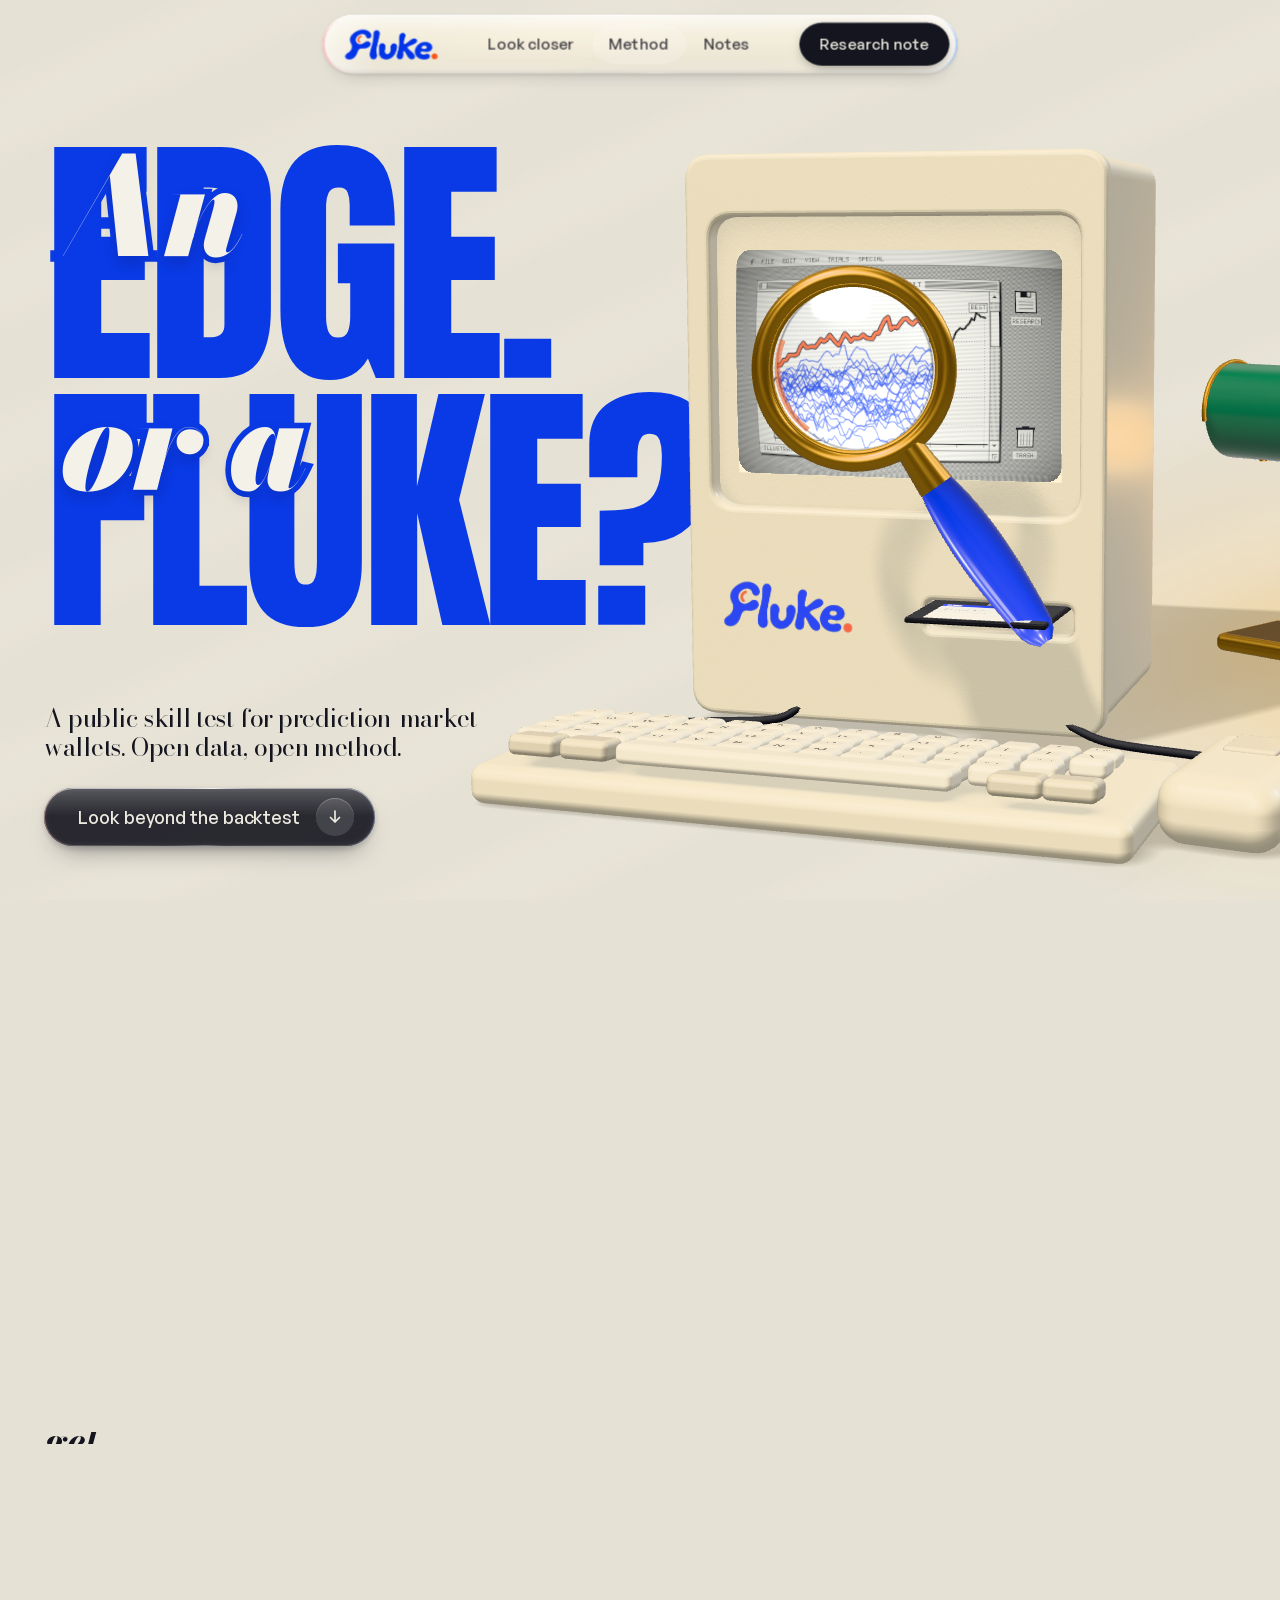
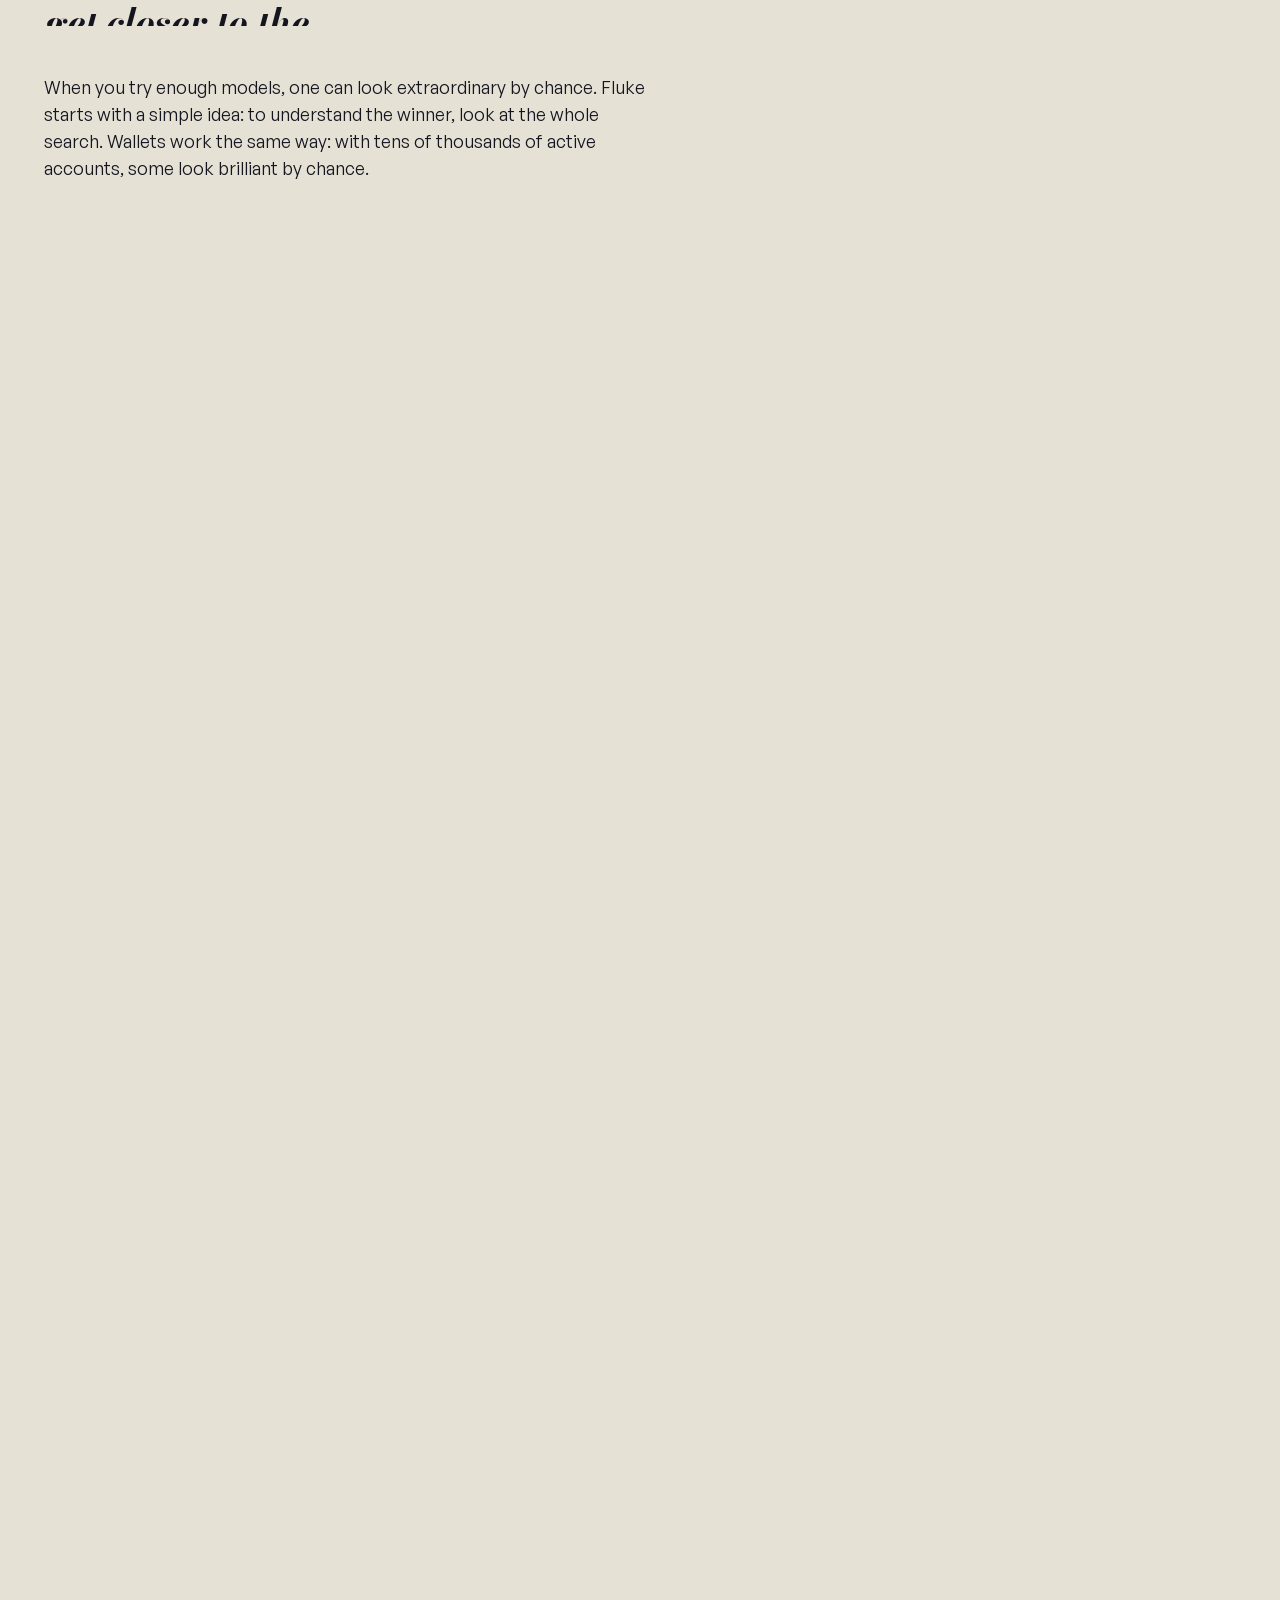
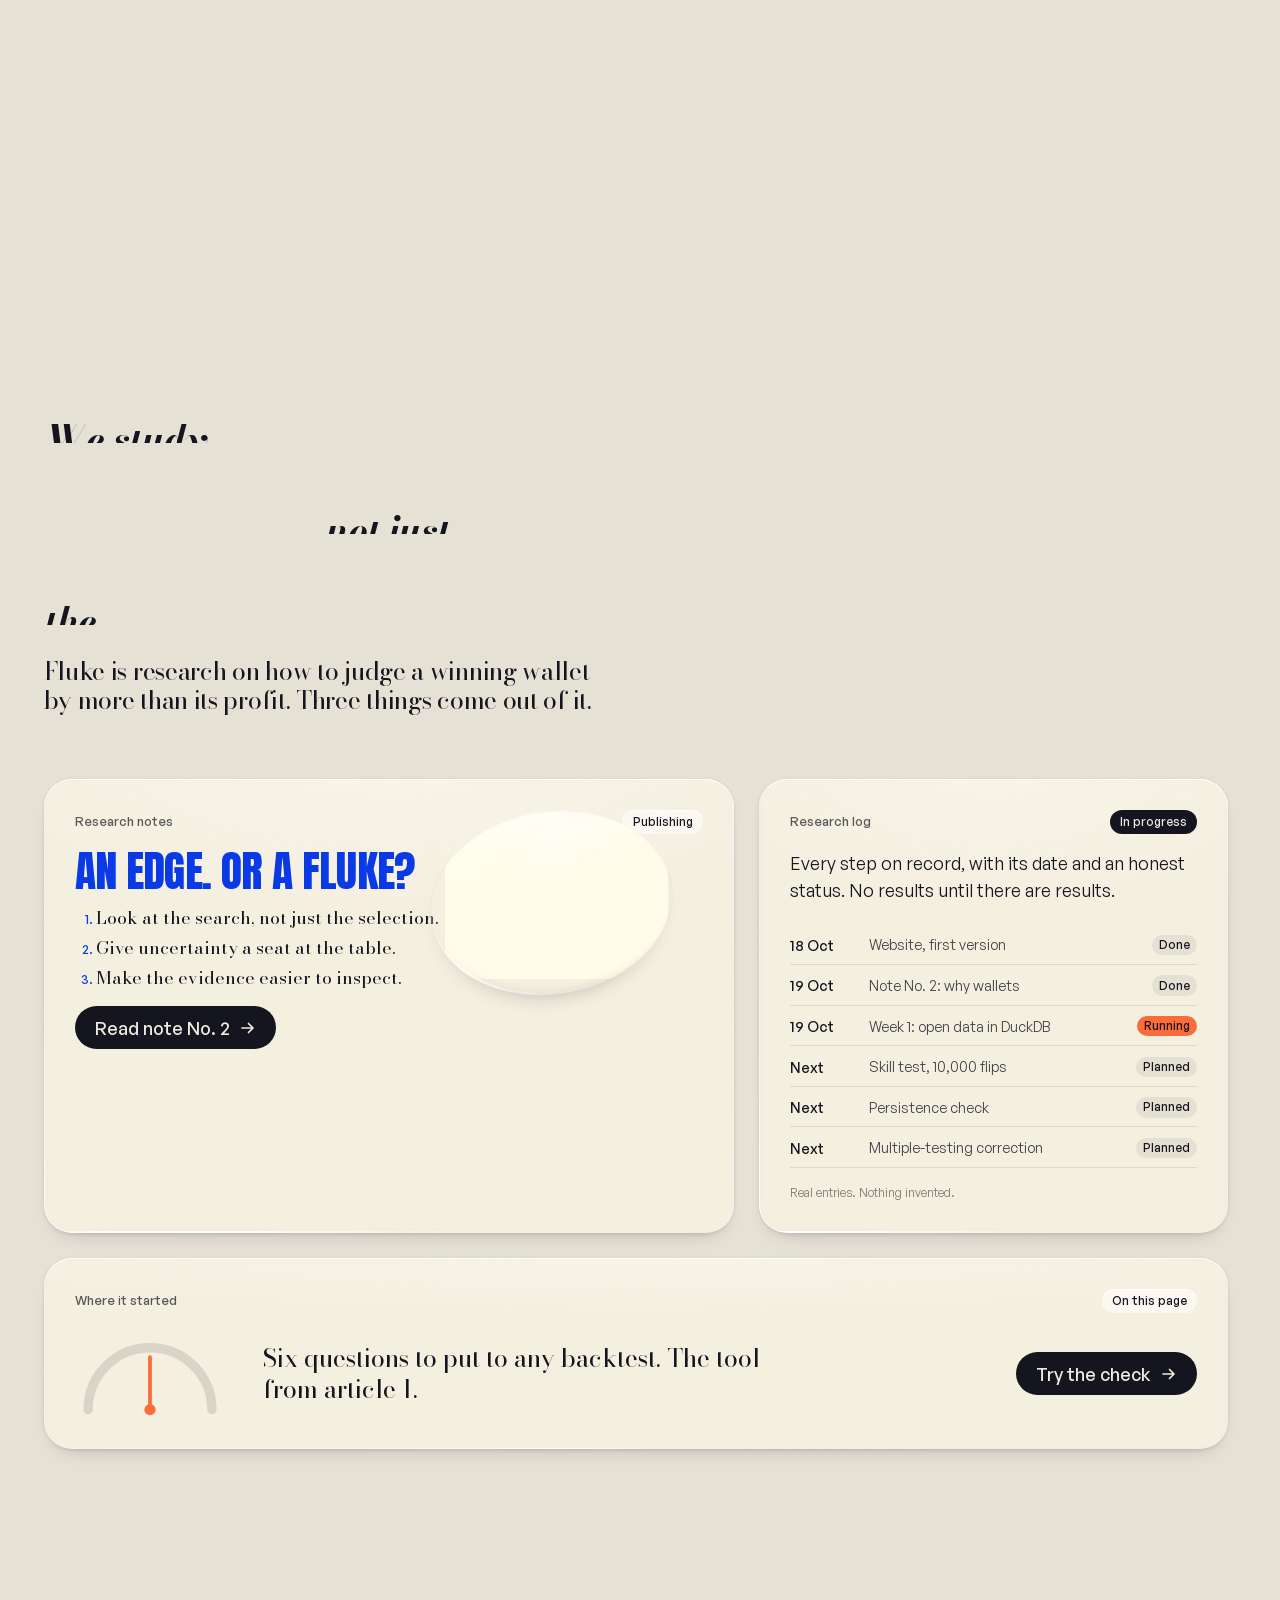
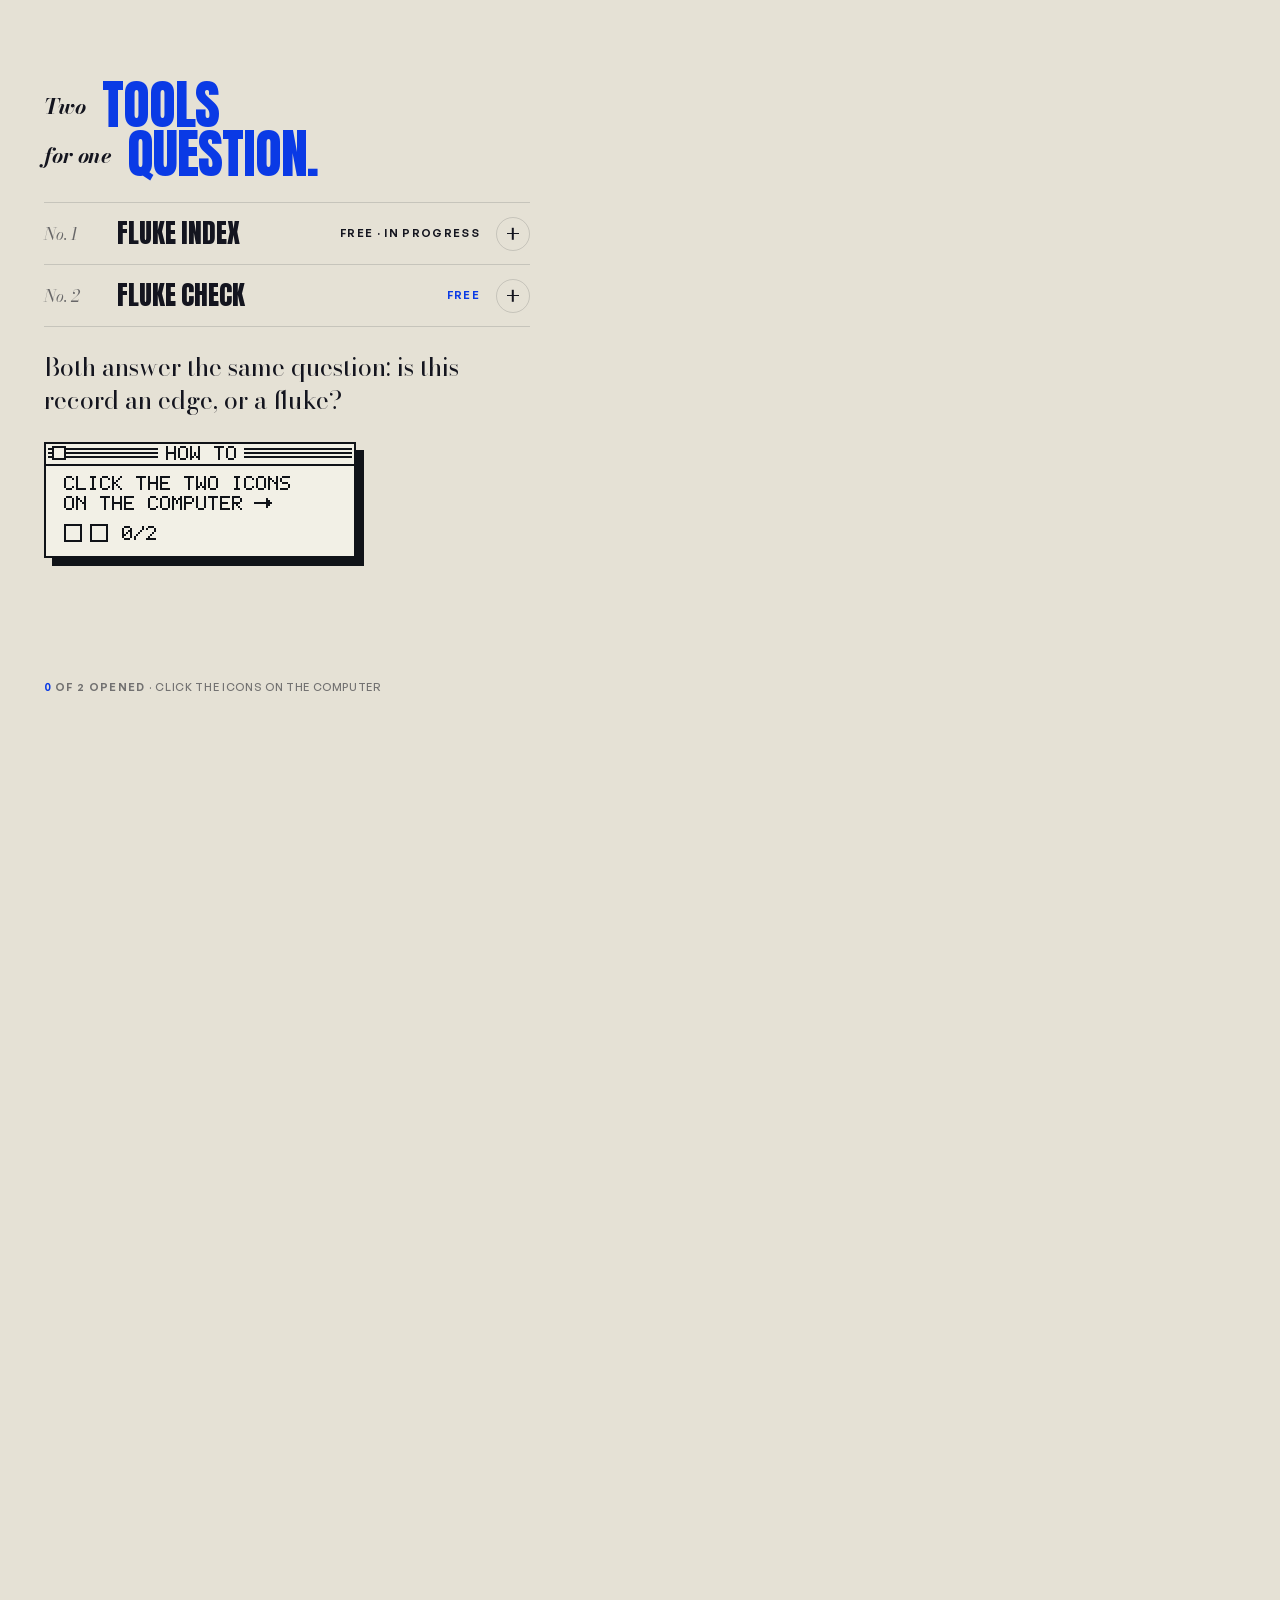
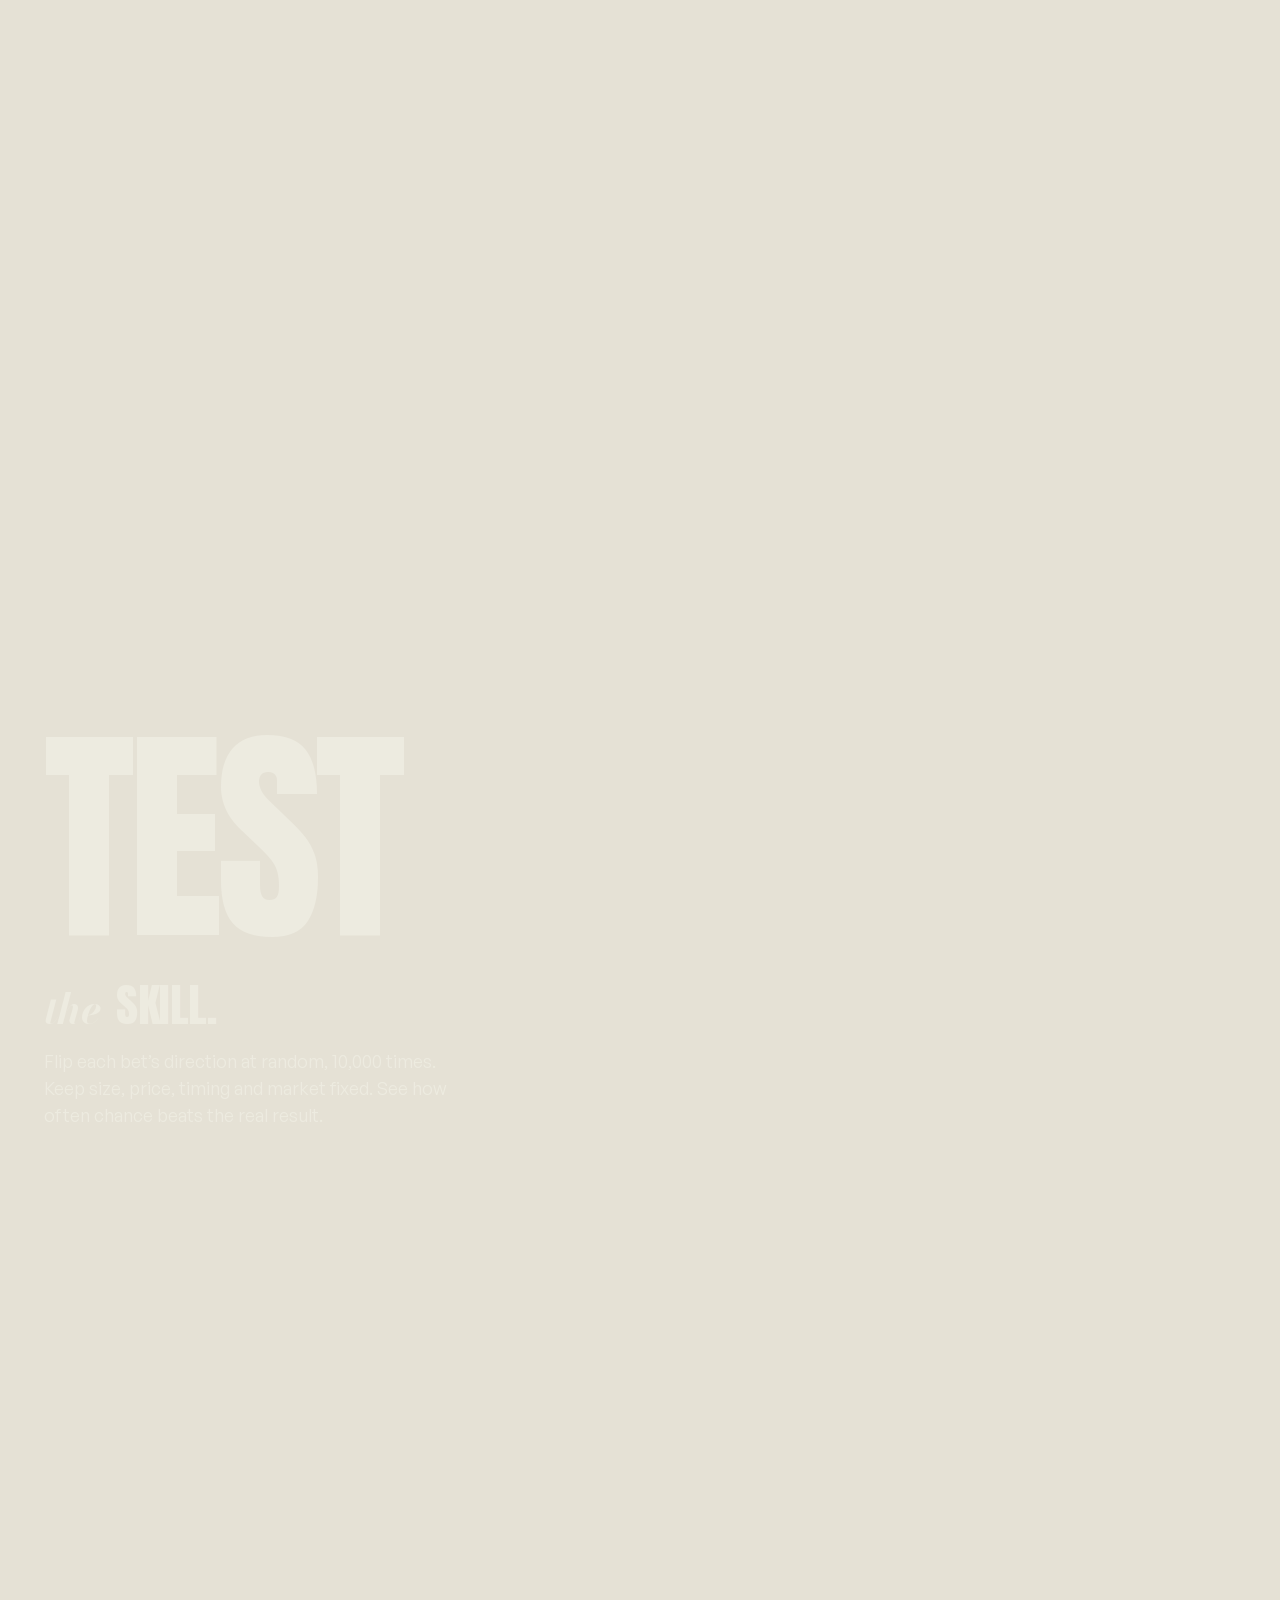
<file: index.html>
<!doctype html>
<html lang="en">
<head>
<meta charset="utf-8">
<meta name="viewport" content="width=device-width, initial-scale=1, viewport-fit=cover">
<title>Fluke — An edge. Or a fluke?</title>
<meta name="description" content="Fluke is a public skill test for prediction-market wallets: is a winning wallet on Polymarket skilled, lucky or suspicious? Open data, open method. Independent, student-led research, never investment advice.">
<meta name="theme-color" content="#0A3AE5">
<meta name="color-scheme" content="light">
<meta property="og:type" content="website">
<meta property="og:title" content="Fluke — An edge. Or a fluke?">
<meta property="og:description" content="A profit record alone cannot tell skill from luck. A public skill test for prediction-market wallets. Open data, open method.">
<meta property="og:url" content="https://usefluke.it/">
<meta property="og:site_name" content="Fluke">
<meta property="og:image" content="https://usefluke.it/assets/og.jpg">
<meta property="og:image:width" content="1200">
<meta property="og:image:height" content="630">
<meta property="og:image:alt" content="A cream 1984-style computer showing a rising chart, a brass loupe revealing many other curves behind it, and the words An edge. Or a fluke? in heavy blue type.">
<meta name="twitter:card" content="summary_large_image">
<meta name="twitter:image" content="https://usefluke.it/assets/og.jpg">
<link rel="canonical" href="https://usefluke.it/">
<link rel="icon" href="assets/favicon.svg" type="image/svg+xml">
<link rel="icon" href="assets/favicon-32.png" sizes="32x32" type="image/png">
<link rel="apple-touch-icon" href="assets/apple-touch-icon.png">
<link rel="manifest" href="manifest.webmanifest">
<link rel="preload" href="fonts/anton.woff2" as="font" type="font/woff2" crossorigin>
<link rel="preload" href="fonts/general-sans-500.woff2" as="font" type="font/woff2" crossorigin>
<link rel="preload" href="fonts/bodoni-moda-roman.woff2" as="font" type="font/woff2" crossorigin>
<link rel="preload" href="fonts/bodoni-moda-italic.woff2" as="font" type="font/woff2" crossorigin>
<link rel="stylesheet" href="css/style.css">
<script type="importmap">
{ "imports": { "three": "./vendor/three.module.min.js", "three/addons/": "./vendor/addons/" } }
</script>
</head>
<body class="is-loading">

<a class="skip" href="#main">Skip to content</a>

<!-- Loader. Fixed container is invisible; only its children paint (Safari tints its bars from fixed layers). -->
<div class="loader" id="loader" aria-hidden="true">
  <div class="loader-half loader-half--top"></div>
  <div class="loader-half loader-half--bottom"></div>
  <div class="loader-content" id="loader-content">
    <div class="loader-mark">
      <span class="loader-letters"><i></i></span>
      <i class="loader-dot" id="loader-dot"></i>
    </div>
    <p class="loader-count"><span id="loader-num">0</span></p>
  </div>
  <i class="loader-line" id="loader-line"></i>
</div>

<!-- Navigation: one liquid-glass capsule that stretches into its own panels -->
<header class="nav" id="nav">
  <div class="lg lg-nav" id="lg-nav">
    <div class="nav-bar">
      <a class="nav-logo" href="#top" aria-label="Fluke, back to top">
        <img class="logo-light" src="assets/logo-nav.png" alt="" width="91" height="31">
        <img class="logo-dark" src="assets/logo-nav-cream.png" alt="" width="91" height="31">
      </a>
      <nav class="nav-links" aria-label="Main">
        <span class="nav-goo" aria-hidden="true"><i class="goo-a"></i><i class="goo-b"></i></span>
        <ul>
          <li><button class="nav-link" type="button" aria-expanded="false" aria-controls="panel-closer" data-panel="closer" data-spy="idea winner what services">Look closer</button></li>
          <li><button class="nav-link" type="button" aria-expanded="false" aria-controls="panel-method" data-panel="method" data-spy="method how">Method</button></li>
          <li><button class="nav-link" type="button" aria-expanded="false" aria-controls="panel-notes" data-panel="notes" data-spy="check notes faq end">Notes</button></li>
        </ul>
      </nav>
      <a class="nav-cta" href="#note" data-open-note><span>Research note</span></a>
      <button class="nav-burger" type="button" aria-label="Open menu" aria-expanded="false" aria-controls="nav-sheet"><span></span><span></span></button>
    </div>
    <div class="nav-body" id="nav-body">
      <section class="panel" id="panel-closer" aria-label="Look closer" hidden>
        <ul class="panel-list">
          <li><a href="#idea"><b>The idea</b><span>Great results get attention. Good questions get closer to the truth.</span></a></li>
          <li><a href="#winner"><b>One winner, a bigger story</b><span>See the whole search behind a single result. Same logic, now for wallets.</span></a></li>
          <li><a href="#services"><b>Two tools</b><span>Fluke Index and Fluke Check. Both free.</span></a></li>
        </ul>
      </section>
      <section class="panel" id="panel-method" aria-label="Method" hidden>
        <ul class="panel-list">
          <li><a href="#method"><b>Three habits</b><span>Test the skill. Check it lasts. Flag, never accuse.</span></a></li>
          <li><a href="#how"><b>How the test works</b><span>Four steps, the evidence behind them, and the limits.</span></a></li>
        </ul>
      </section>
      <section class="panel" id="panel-notes" aria-label="Notes" hidden>
        <ul class="panel-list">
          <li><a href="#note" data-open-note><b>From bots to wallets</b><span>Note No. 2: why prediction markets. Read the research note.</span></a></li>
          <li><a href="#check"><b>Where it started</b><span>The six-question check from article 1.</span></a></li>
          <li><a href="#notes"><b>Field notes</b><span>What if the best wallet was just lucky?</span></a></li>
        </ul>
      </section>
      <div class="nav-sheet" id="nav-sheet" hidden>
        <ul>
          <li><a href="#idea">The idea</a></li>
          <li><a href="#winner">One winner</a></li>
          <li><a href="#method">Method</a></li>
          <li><a href="#notes">Notes</a></li>
          <li><a href="#note" data-open-note>Research note</a></li>
        </ul>
      </div>
    </div>
  </div>
  <div class="nav-scrim" id="nav-scrim" hidden></div>
</header>

<!-- refraction maps for the liquid glass (filled in by js/liquid.js, Chromium only) -->
<svg class="lg-defs" width="0" height="0" aria-hidden="true" focusable="false"><defs id="lg-defs">
  <!-- two blobs that melt into one: the liquid droplet of the menu -->
  <filter id="lg-goo" x="-20%" y="-60%" width="140%" height="220%"><feGaussianBlur in="SourceGraphic" stdDeviation="6" result="b"/><feColorMatrix in="b" type="matrix" values="1 0 0 0 0  0 1 0 0 0  0 0 1 0 0  0 0 0 24 -11"/></filter>
</defs></svg>

<!-- Light on the paper: venetian blinds and the pool of the desk lamp (behind the 3D, over the paper) -->
<div class="atmos" aria-hidden="true"><div class="blinds" id="blinds"></div><div class="lamp-glow" id="lamp-glow"></div></div>

<!-- One fixed stage for every 3D moment -->
<div class="wipe" id="wipe" aria-hidden="true"><i></i></div>
<div class="stage" id="stage-wrap">
  <canvas id="stage" aria-hidden="true"></canvas>
</div>

<main id="main">

  <!-- 0 · HERO -->
  <section class="hero" id="top">
    <h1 class="sr-only">An edge. Or a fluke?</h1>

    <div class="type type--behind" aria-hidden="true">
      <p class="giant giant--1"><span class="mask"><span class="word">EDGE.</span></span></p>
      <p class="giant giant--2"><span class="mask"><span class="word">FLUKE?</span></span></p>
    </div>
    <div class="type type--front" aria-hidden="true">
      <span class="acc acc--1">An</span>
      <span class="acc acc--2">or a</span>
    </div>

    <div class="hero-copy">
      <p class="lede lede--hero" data-split>A public skill test for prediction-market wallets. Open data, open method.</p>
      <span class="btn-wrap"><a class="btn btn--liquid" href="#winner" data-magnetic>
        <span class="btn-blob" aria-hidden="true"></span>
        <span class="btn-label"><span class="btn-roll" data-text="Look beyond the backtest">Look beyond the backtest</span></span>
        <span class="btn-icon" aria-hidden="true"><svg viewBox="0 0 16 16" width="16" height="16"><path d="M8 2v11M3.5 8.5 8 13l4.5-4.5" fill="none" stroke="currentColor" stroke-width="1.7" stroke-linecap="round" stroke-linejoin="round"/></svg><svg viewBox="0 0 16 16" width="16" height="16"><path d="M8 2v11M3.5 8.5 8 13l4.5-4.5" fill="none" stroke="currentColor" stroke-width="1.7" stroke-linecap="round" stroke-linejoin="round"/></svg></span>
      </a></span>
    </div>
  </section>

  <!-- 1 · THE IDEA -->
  <section class="idea" id="idea">
    <div class="idea-inner">
      <h2 class="title" aria-label="Great results get attention. Good questions get closer to the truth.">
        <span class="tline" aria-hidden="true"><span class="tw">Great results</span></span>
        <span class="tline" aria-hidden="true"><span class="accent">get</span> <span class="tw">attention.</span></span>
        <span class="tline" aria-hidden="true"><span class="tw">Good questions</span></span>
        <span class="tline" aria-hidden="true"><span class="accent">get closer to the</span> <span class="tw">truth.</span></span>
      </h2>
      <p class="body">When you try enough models, one can look extraordinary by chance. Fluke starts with a simple idea: to understand the winner, look at the whole search. Wallets work the same way: with tens of thousands of active accounts, some look brilliant by chance.</p>
    </div>
  </section>

  <!-- 2 · ONE WINNER: we go inside the computer -->
  <section class="winner" id="winner">
    <div class="winner-pin">
      <canvas class="inside" id="inside" aria-hidden="true"></canvas>
      <div class="crt" aria-hidden="true"></div>
      <div class="sr-only">
        <h2>One winner. A bigger story.</h2>
        <p>It’s easy to fall in love with a line. Let’s see what sits behind it.</p>
        <p>Twenty-four versions of a model were tried and only the best one was shown. Seen together, the winner is simply the luckiest of the lot. Illustrative demo: the curves are synthetic, not market data.</p>
        <p>Same logic, now for wallets.</p>
      </div>
      <div class="inside-ui" id="inside-ui" role="group" aria-label="What the screen shows">
        <button type="button" class="pix-hit" data-view="0" aria-pressed="false">The winning result</button>
        <button type="button" class="pix-hit" data-view="1" aria-pressed="true">The whole search</button>
      </div>
    </div>
  </section>


  <!-- 3 · WHAT FLUKE DOES: the whole search behind, three pieces of glass in front -->
  <section class="what" id="what">
    <canvas class="what-curves" id="what-curves" aria-hidden="true"></canvas>
    <div class="what-lens lg" id="what-lens" aria-hidden="true"></div>
    <div class="what-head">
      <h2 class="title" aria-label="We study the whole crowd, not just the winner.">
        <span class="tline" aria-hidden="true"><span class="accent">We study</span> <span class="tw">the whole</span></span>
        <span class="tline" aria-hidden="true"><span class="tw">crowd,</span> <span class="accent">not just</span></span>
        <span class="tline" aria-hidden="true"><span class="accent">the</span> <span class="tw">winner.</span></span>
      </h2>
      <p class="lede">Fluke is research on how to judge a winning wallet by more than its profit. Three things come out of it.</p>
    </div>
    <div class="glassboard">
      <article class="pane lg pane--notes">
        <header><span class="pane-kicker">Research notes</span><span class="pane-tag">Publishing</span></header>
        <h3>An edge. Or a fluke?</h3>
        <ol class="pane-toc">
          <li>Look at the search, not just the selection.</li>
          <li>Give uncertainty a seat at the table.</li>
          <li>Make the evidence easier to inspect.</li>
        </ol>
        <a class="pane-link" href="#note" data-open-note>Read note No. 2 <svg viewBox="0 0 16 16" width="16" height="16"><path d="M2 8h11M8.5 3.5 13 8l-4.5 4.5" fill="none" stroke="currentColor" stroke-width="1.7" stroke-linecap="round" stroke-linejoin="round"/></svg></a>
      </article>
      <article class="pane lg pane--check">
        <header><span class="pane-kicker">Where it started</span><span class="pane-tag">On this page</span></header>
        <svg class="mini-gauge" viewBox="0 0 160 96" aria-hidden="true"><path class="mg-track" d="M14 86 A66 66 0 0 1 146 86"/><path class="mg-fill" d="M14 86 A66 66 0 0 1 146 86"/><g class="mg-needle"><path d="M80 86 L80 30"/><circle cx="80" cy="86" r="6"/></g></svg>
        <p>Six questions to put to any backtest. The tool from article 1.</p>
        <a class="pane-link" href="#check">Try the check <svg viewBox="0 0 16 16" width="16" height="16"><path d="M2 8h11M8.5 3.5 13 8l-4.5 4.5" fill="none" stroke="currentColor" stroke-width="1.7" stroke-linecap="round" stroke-linejoin="round"/></svg></a>
      </article>
      <article class="pane lg pane--log">
        <header><span class="pane-kicker">Research log</span><span class="pane-tag pane-tag--dark">In progress</span></header>
        <p>Every step on record, with its date and an honest status. No results until there are results.</p>
        <ul class="log" id="log-rows" aria-label="The research log"></ul>
        <small>Real entries. Nothing invented.</small>
      </article>
    </div>
  </section>


  <!-- 4 · THE TOOLS: the computer stays, the two apps are the choices -->
  <section class="services" id="services" aria-labelledby="svc-title">
    <div class="services-pin" id="svc-pin">
      <div class="svc-text" id="svc-text">
        <h2 class="title" id="svc-title"><span class="accent">Two</span> tools<br><span class="accent">for one</span> question.</h2>
        <ul class="svc-list" id="svc-list">
          <li class="svc-item" data-svc="index"><button class="svc-tab" type="button" aria-expanded="false" aria-controls="svc-p-index"><span class="svc-no">No.&nbsp;1<svg class="svc-ok" viewBox="0 0 16 16" aria-hidden="true"><path d="M3 8.5l3.2 3.2L13 4.8"/></svg></span><span class="svc-name">Fluke Index</span><span class="svc-state">Free · In progress</span><i aria-hidden="true"></i></button></li>
          <li class="svc-item" data-svc="check"><button class="svc-tab" type="button" aria-expanded="false" aria-controls="svc-p-check"><span class="svc-no">No.&nbsp;2<svg class="svc-ok" viewBox="0 0 16 16" aria-hidden="true"><path d="M3 8.5l3.2 3.2L13 4.8"/></svg></span><span class="svc-name">Fluke Check</span><span class="svc-state">Free</span><i aria-hidden="true"></i></button></li>
        </ul>
        <div class="svc-detail" id="svc-detail">
          <div class="svc-p is-on" data-p="none"><p class="svc-lead">Both answer the same question: is this record an edge, or a fluke?</p>
            <div class="svc-win" role="note"><canvas id="svc-win" aria-hidden="true"></canvas><span class="sr">Click the two icons on the computer to open each tool. Then press Continue.</span></div></div>
          <div class="svc-p" id="svc-p-index" data-p="index" role="region" aria-label="Fluke Index">
            <h3>Skilled, lucky or suspicious?</h3>
            <p>An open table of Polymarket wallets, built from public on-chain data. Each wallet gets a skill p-value, a persistence flag and an information-leakage score.</p>
            <a class="pane-link" href="mailto:hello@usefluke.it?subject=Notify%20me%3A%20Fluke%20Index">Get notified <svg viewBox="0 0 16 16" width="16" height="16" aria-hidden="true"><path d="M2 8h11M8.5 3.5 13 8l-4.5 4.5" fill="none" stroke="currentColor" stroke-width="1.7" stroke-linecap="round" stroke-linejoin="round"/></svg></a>
            <p class="svc-note">Building: week 1, data. The table on the screen is illustrative, not real wallets. Get notified sends us one email from your address, and we write back once, when the Index opens. Nothing else is collected.</p>
          </div>
          <div class="svc-p" id="svc-p-check" data-p="check" role="region" aria-label="Fluke Check">
            <h3>Is your result real?</h3>
            <p>The Deflated Sharpe Ratio check from article 1. The more versions you try, the likelier the best one is luck. The check puts that in one plain sentence, like:</p>
            <p class="svc-quote">“There is a 34% chance this result is real.”</p>
            <a class="pane-link" href="#check">Try the check <svg viewBox="0 0 16 16" width="16" height="16" aria-hidden="true"><path d="M2 8h11M8.5 3.5 13 8l-4.5 4.5" fill="none" stroke="currentColor" stroke-width="1.7" stroke-linecap="round" stroke-linejoin="round"/></svg></a>
            <p class="svc-note">The 34% is an illustrative example, not a real strategy. The six-question version is on this page, free, no sign-up.</p>
          </div>
        </div>
        <div class="svc-foot">
          <p class="svc-count" id="svc-count" aria-live="polite"><b>0</b> of 2 opened <span id="svc-next">· click the icons on the computer</span></p>
          <span class="btn-wrap svc-go" id="svc-go"><a class="btn btn--liquid btn--blue" href="#method" data-magnetic tabindex="-1">
            <span class="btn-blob" aria-hidden="true"></span>
            <span class="btn-label"><span class="btn-roll" data-text="Continue">Continue</span></span>
            <span class="btn-icon" aria-hidden="true"><svg viewBox="0 0 16 16" width="16" height="16" aria-hidden="true"><path d="M8 2v11M3.5 8.5 8 13l4.5-4.5" fill="none" stroke="currentColor" stroke-width="1.7" stroke-linecap="round" stroke-linejoin="round"/></svg><svg viewBox="0 0 16 16" width="16" height="16" aria-hidden="true"><path d="M8 2v11M3.5 8.5 8 13l4.5-4.5" fill="none" stroke="currentColor" stroke-width="1.7" stroke-linecap="round" stroke-linejoin="round"/></svg></span>
          </a></span>
        </div>
      </div>

      <!-- the apps are drawn on the glass of the 3D computer: this layer only takes the clicks -->
      <div class="os" id="os" aria-hidden="true"></div>
    </div>
  </section>

  <!-- 5 · THE WAY WE THINK -->
  <section class="method" id="method">
    <div class="method-stick">
      <div class="method-head">
        <h2 class="title title--light">Conviction.<br>With a paper trail.</h2>
        <p class="body body--light">Every wallet we test goes through three habits. Simple to say. Worth getting right.</p>
      </div>
      <div class="rail" id="rail">
        <article class="habit" id="skill" data-habit="skill">
          <p class="giant giant--light" aria-hidden="true">TEST</p>
          <h3 class="habit-title" aria-label="Test the skill."><span class="accent">the</span> skill.</h3>
          <p class="body body--light">Flip each bet’s direction at random, 10,000 times. Keep size, price, timing and market fixed. See how often chance beats the real result.</p>
        </article>
        <article class="habit" id="lasts" data-habit="lasts">
          <p class="giant giant--light" aria-hidden="true">CHECK</p>
          <h3 class="habit-title" aria-label="Check it lasts."><span class="accent">it</span> lasts.</h3>
          <p class="body body--light">One pass is not enough. A wallet must pass again, on events it hasn’t seen.</p>
        </article>
        <article class="habit" id="flag" data-habit="flag">
          <p class="giant giant--light" aria-hidden="true">FLAG,</p>
          <h3 class="habit-title" aria-label="Flag, never accuse."><span class="accent">never</span> accuse.</h3>
          <p class="body body--light">A high leakage score means “suspicious”, never “insider”. It is a reason to look closer, not a verdict.</p>
        </article>
      </div>
    </div>
  </section>

  <!-- 6 · HOW THE TEST WORKS: one page, one board: the four steps, the three findings behind them, the data and its limits -->
  <section class="how" id="how">
    <div class="what-head">
      <h2 class="title" aria-label="How the test works.">
        <span class="tline" aria-hidden="true"><span class="tw">How</span> <span class="accent">the</span> <span class="tw">test</span></span>
        <span class="tline" aria-hidden="true"><span class="tw">works.</span></span>
      </h2>
      <p class="lede">Four steps, three findings behind them, and the limits. All charts are illustrative.</p>
    </div>
    <div class="glassboard glassboard--mix">
      <article class="pane lg span3">
        <header><span class="pane-kicker">Step 1 of 4</span></header>
        <h3>Data.</h3>
        <p>Every public trade a wallet made: market, side, size, price, time.</p>
        <svg class="pane-chart" viewBox="0 0 100 40" preserveAspectRatio="none" aria-hidden="true"><path class="c-ink" d="M1.2 40V12.6M3.4 40V30.8M5.8 40V5.3M7.7 40V21.8M10.1 40V31.7M11.9 40V5.2M14.3 40V28.8M16.5 40V12.1M18.5 40V20.9M21.1 40V21.5M22.6 40V27.2M25.4 40V19M26.9 40V29.8M29.1 40V19.4M31.2 40V18.3M33.8 40V17.9M35.6 40V18.4M37.6 40V9.4M39.9 40V6.4M42.5 40V19M44.4 40V31.4M46.7 40V21M48.7 40V15.1M50.9 40V22.3M53.3 40V21.5M55 40V29.4M57.1 40V21M59.6 40V13.7M61.8 40V30.8M63.7 40V30M65.7 40V27.8M67.7 40V24.2M69.9 40V6.6M72.5 40V31.3M74.3 40V9.6M76.3 40V19.8M79.1 40V27.6M80.9 40V31.5M82.8 40V7.9M85.1 40V29.8M87.8 40V14.2M89.7 40V29.5M91.7 40V27.1M93.6 40V27.6M96.2 40V11.9M98 40V15"/></svg>
      </article>
      <article class="pane lg span3">
        <header><span class="pane-kicker">Step 2 of 4</span></header>
        <h3>Skill test.</h3>
        <p>Flip each bet’s direction at random, 10,000 times. Count how often chance wins.</p>
        <svg class="pane-chart" viewBox="0 0 100 40" preserveAspectRatio="none" aria-hidden="true"><rect class="c-bar" x="1" y="39.3" width="2.6" height="0.7"/><rect class="c-bar" x="4.4" y="38.6" width="2.6" height="1.4"/><rect class="c-bar" x="7.8" y="37.4" width="2.6" height="2.6"/><rect class="c-bar" x="11.2" y="35.4" width="2.6" height="4.6"/><rect class="c-bar" x="14.6" y="32.5" width="2.6" height="7.5"/><rect class="c-bar" x="18" y="28.6" width="2.6" height="11.4"/><rect class="c-bar" x="21.4" y="23.8" width="2.6" height="16.2"/><rect class="c-bar" x="24.8" y="18.3" width="2.6" height="21.7"/><rect class="c-bar" x="28.2" y="12.8" width="2.6" height="27.2"/><rect class="c-bar" x="31.6" y="8.1" width="2.6" height="31.9"/><rect class="c-bar" x="35" y="5" width="2.6" height="35"/><rect class="c-bar" x="38.4" y="4" width="2.6" height="36"/><rect class="c-bar" x="41.8" y="5.4" width="2.6" height="34.6"/><rect class="c-bar" x="45.2" y="8.8" width="2.6" height="31.2"/><rect class="c-bar" x="48.6" y="13.6" width="2.6" height="26.4"/><rect class="c-bar" x="52" y="19.2" width="2.6" height="20.8"/><rect class="c-bar" x="55.4" y="24.6" width="2.6" height="15.4"/><rect class="c-bar" x="58.8" y="29.3" width="2.6" height="10.7"/><rect class="c-bar" x="62.2" y="33.1" width="2.6" height="6.9"/><rect class="c-bar" x="65.6" y="35.8" width="2.6" height="4.2"/><rect class="c-bar" x="69" y="37.6" width="2.6" height="2.4"/><rect class="c-bar" x="72.4" y="38.7" width="2.6" height="1.3"/><rect class="c-bar" x="75.8" y="39.4" width="2.6" height="0.6"/><path class="c-sig" d="M90 2V40"/></svg>
      </article>
      <article class="pane lg span3">
        <header><span class="pane-kicker">Step 3 of 4</span></header>
        <h3>Persistence.</h3>
        <p>A wallet that passes must pass again on events it has not seen.</p>
        <svg class="pane-chart" viewBox="0 -3 100 42" preserveAspectRatio="none" aria-hidden="true"><path class="c-rule" d="M56 -3V39"/><path class="c-ink" d="M0 34.1L2 34.4L4 33L6 32.9L8 31.2L10 30.9L12 31.1L14 30.5L16 31.2L18 29.9L20 30.2L22 30.4L24 30.4L26 28.5L28 27.9L30 26.8L32 27.5L34 26.3L36 26.6L38 26.8L40 25.5L42 23.6L44 24L46 22.6L48 21.4L50 19.8L52 19.2L54 20.2L56 19.8L58 18.9L60 20.3L62 20.1L64 20.2L66 22L68 21.6L70 21.7L72 21.2L74 22.6L76 23.7L78 25.2L80 25.6L82 26.8L84 27.6L86 26.9L88 27.7L90 28.3L92 28.1L94 29.3L96 30L98 28.9L100 30.5"/><path class="c-sig" d="M0 33.3L2 31.4L4 31.5L6 30.9L8 29.3L10 29.8L12 30.4L14 30.8L16 28.9L18 27.5L20 28.2L22 28L24 27.5L26 27.5L28 26.8L30 24.9L32 23.3L34 21.6L36 20.8L38 20.3L40 21.3L42 19.4L44 18.3L46 17L48 15.5L50 14.1L52 12.7L54 10.8L56 11.2L58 10.7L60 10.1L62 9.9L64 8.8L66 7.6L68 7.4L70 6.2L72 6.3L74 5.6L76 5.4L78 5.2L80 4.4L82 2.7L84 1.6L86 1.3L88 -0.7L90 0L92 -1.6L94 -0.9L96 -1.5L98 -1L100 -2.1"/></svg>
      </article>
      <article class="pane lg span3">
        <header><span class="pane-kicker">Step 4 of 4</span></header>
        <h3>Correction.</h3>
        <p>Test tens of thousands of wallets and some pass by luck, so the bar goes up for everyone (a multiple-testing correction).</p>
        <svg class="pane-chart" viewBox="0 0 200 40" preserveAspectRatio="xMinYMid meet" aria-hidden="true"><circle class="c-dot" cx="6" cy="7" r="3.4"/><circle class="c-dot" cx="15.9" cy="7" r="3.4"/><circle class="c-dot" cx="25.8" cy="7" r="3.4"/><circle class="c-dot" cx="35.7" cy="7" r="3.4"/><circle class="c-dot" cx="45.6" cy="7" r="3.4"/><circle class="c-dot" cx="55.5" cy="7" r="3.4"/><circle class="c-dot" cx="65.4" cy="7" r="3.4"/><circle class="c-dot c-dot--on" cx="75.3" cy="7" r="3.4"/><circle class="c-dot" cx="85.2" cy="7" r="3.4"/><circle class="c-dot" cx="95.1" cy="7" r="3.4"/><circle class="c-dot" cx="105" cy="7" r="3.4"/><circle class="c-dot" cx="114.9" cy="7" r="3.4"/><circle class="c-dot" cx="124.8" cy="7" r="3.4"/><circle class="c-dot" cx="134.7" cy="7" r="3.4"/><circle class="c-dot" cx="144.6" cy="7" r="3.4"/><circle class="c-dot" cx="154.5" cy="7" r="3.4"/><circle class="c-dot" cx="164.4" cy="7" r="3.4"/><circle class="c-dot" cx="174.3" cy="7" r="3.4"/><circle class="c-dot" cx="184.2" cy="7" r="3.4"/><circle class="c-dot" cx="194.1" cy="7" r="3.4"/><circle class="c-dot" cx="6" cy="20" r="3.4"/><circle class="c-dot" cx="15.9" cy="20" r="3.4"/><circle class="c-dot" cx="25.8" cy="20" r="3.4"/><circle class="c-dot" cx="35.7" cy="20" r="3.4"/><circle class="c-dot" cx="45.6" cy="20" r="3.4"/><circle class="c-dot" cx="55.5" cy="20" r="3.4"/><circle class="c-dot" cx="65.4" cy="20" r="3.4"/><circle class="c-dot" cx="75.3" cy="20" r="3.4"/><circle class="c-dot" cx="85.2" cy="20" r="3.4"/><circle class="c-dot" cx="95.1" cy="20" r="3.4"/><circle class="c-dot" cx="105" cy="20" r="3.4"/><circle class="c-dot c-dot--on" cx="114.9" cy="20" r="3.4"/><circle class="c-dot" cx="124.8" cy="20" r="3.4"/><circle class="c-dot" cx="134.7" cy="20" r="3.4"/><circle class="c-dot" cx="144.6" cy="20" r="3.4"/><circle class="c-dot" cx="154.5" cy="20" r="3.4"/><circle class="c-dot" cx="164.4" cy="20" r="3.4"/><circle class="c-dot" cx="174.3" cy="20" r="3.4"/><circle class="c-dot" cx="184.2" cy="20" r="3.4"/><circle class="c-dot" cx="194.1" cy="20" r="3.4"/><circle class="c-dot" cx="6" cy="33" r="3.4"/><circle class="c-dot" cx="15.9" cy="33" r="3.4"/><circle class="c-dot" cx="25.8" cy="33" r="3.4"/><circle class="c-dot" cx="35.7" cy="33" r="3.4"/><circle class="c-dot" cx="45.6" cy="33" r="3.4"/><circle class="c-dot" cx="55.5" cy="33" r="3.4"/><circle class="c-dot" cx="65.4" cy="33" r="3.4"/><circle class="c-dot" cx="75.3" cy="33" r="3.4"/><circle class="c-dot" cx="85.2" cy="33" r="3.4"/><circle class="c-dot" cx="95.1" cy="33" r="3.4"/><circle class="c-dot" cx="105" cy="33" r="3.4"/><circle class="c-dot" cx="114.9" cy="33" r="3.4"/><circle class="c-dot c-dot--on" cx="124.8" cy="33" r="3.4"/><circle class="c-dot" cx="134.7" cy="33" r="3.4"/><circle class="c-dot" cx="144.6" cy="33" r="3.4"/><circle class="c-dot" cx="154.5" cy="33" r="3.4"/><circle class="c-dot" cx="164.4" cy="33" r="3.4"/><circle class="c-dot" cx="174.3" cy="33" r="3.4"/><circle class="c-dot" cx="184.2" cy="33" r="3.4"/><circle class="c-dot" cx="194.1" cy="33" r="3.4"/></svg>
      </article>

      <article class="pane lg span4">
        <header><span class="pane-kicker">Polymarket, 1.72 million accounts</span><span class="pane-tag">Reported</span></header>
        <h3>About 3%</h3>
        <p>About 54,000 of 1.72 million accounts pass a skill test (only accounts active in at least 10 events).</p>
        <a class="pane-link" href="https://papers.ssrn.com/sol3/papers.cfm?abstract_id=6617059" target="_blank" rel="noopener">Read the study <svg viewBox="0 0 16 16" width="16" height="16" aria-hidden="true"><path d="M2 8h11M8.5 3.5 13 8l-4.5 4.5" fill="none" stroke="currentColor" stroke-width="1.7" stroke-linecap="round" stroke-linejoin="round"/></svg></a>
        <small>Gómez-Cram, Guo, Jensen and Kung (2026), as reported by <a href="https://arxiv.org/abs/2605.02287" target="_blank" rel="noopener">Nechepurenko (2026)</a>. Not re-checked by us.</small>
      </article>
      <article class="pane lg span4">
        <header><span class="pane-kicker">Bubblemaps, May 2026</span><span class="pane-tag">Reported</span></header>
        <h3>98% wins</h3>
        <p>Nine linked accounts, about $2.4 million, a 98% win rate. We don’t know if these were insiders. That’s why we test.</p>
        <a class="pane-link" href="https://cointelegraph.com/news/bubblemaps-polymarket-cluster-win-military-bets" target="_blank" rel="noopener">Read the report <svg viewBox="0 0 16 16" width="16" height="16" aria-hidden="true"><path d="M2 8h11M8.5 3.5 13 8l-4.5 4.5" fill="none" stroke="currentColor" stroke-width="1.7" stroke-linecap="round" stroke-linejoin="round"/></svg></a>
        <small>Bubblemaps findings, as reported by Cointelegraph, 19 May 2026. Not re-checked by us.</small>
      </article>
      <article class="pane lg span4">
        <header><span class="pane-kicker">Chance, at scale</span><span class="pane-tag pane-tag--dark">Computed by us</span></header>
        <h3>2,500 by luck</h3>
        <p>Test 50,000 wallets at 5% significance and about 2,500 pass by chance alone.</p>
        <a class="pane-link" href="https://doi.org/10.1111/j.2517-6161.1995.tb02031.x" target="_blank" rel="noopener">Read on corrections <svg viewBox="0 0 16 16" width="16" height="16" aria-hidden="true"><path d="M2 8h11M8.5 3.5 13 8l-4.5 4.5" fill="none" stroke="currentColor" stroke-width="1.7" stroke-linecap="round" stroke-linejoin="round"/></svg></a>
        <small>50,000 × 0.05 = 2,500. The fix is a multiple-testing correction (Benjamini and Hochberg, 1995).</small>
      </article>
      <article class="pane lg span12" id="limits">
        <header><span class="pane-kicker">Data and limits</span><span class="pane-tag pane-tag--dark">Read this first</span></header>
        <div class="pane-cols">
          <div><h3>Open data.</h3><p>Public on-chain Polymarket trades on Polygon, and the open dataset SII-WANGZJ/Polymarket_data on Hugging Face. Tools: Python and DuckDB.</p>
            <a class="pane-link" href="https://huggingface.co/datasets/SII-WANGZJ/Polymarket_data" target="_blank" rel="noopener">See the dataset <svg viewBox="0 0 16 16" width="16" height="16" aria-hidden="true"><path d="M2 8h11M8.5 3.5 13 8l-4.5 4.5" fill="none" stroke="currentColor" stroke-width="1.7" stroke-linecap="round" stroke-linejoin="round"/></svg></a></div>
          <div><h3>Honest limits.</h3><p>A statistical test is not proof. “Suspicious” never means “insider”. Public data only. Our results may differ from the original studies; if they do, we will write up why.</p></div>
        </div>
      </article>
    </div>
  </section>

  <!-- 9 · WHERE IT STARTED: the check from article 1 -->
  <section class="check" id="check">
    <div class="check-head">
      <h2 class="title title--light" aria-label="Where it started.">
        <span class="tline" aria-hidden="true"><span class="accent">Where it</span> <span class="tw">started.</span></span>
      </h2>
      <p class="lede">Before you trust a backtest: six questions. Switch on the ones the result can answer.</p>
      <p class="body body--light check-why">The tool from article 1, <a href="[[ARTICLE_1]]" target="_blank" rel="noopener">The Best Crypto Trading AI Might Just Be the Luckiest</a>. Every question a result can answer moves the needle away from luck. A result that answers none of them is most likely a fluke.</p>
    </div>
    <div class="check-body">
      <ul class="check-list" id="check-list">
        <li><button class="switch lg" type="button" role="switch" aria-checked="false"><i aria-hidden="true"></i></button><span>Do you know how many versions were tried before this one?</span></li>
        <li><button class="switch lg" type="button" role="switch" aria-checked="false"><i aria-hidden="true"></i></button><span>Was some data kept aside and used only once, at the very end?</span></li>
        <li><button class="switch lg" type="button" role="switch" aria-checked="false"><i aria-hidden="true"></i></button><span>Does the test only move forward in time, never peeking ahead?</span></li>
        <li><button class="switch lg" type="button" role="switch" aria-checked="false"><i aria-hidden="true"></i></button><span>Are trading costs and slippage included?</span></li>
        <li><button class="switch lg" type="button" role="switch" aria-checked="false"><i aria-hidden="true"></i></button><span>Is the result adjusted for the number of trials, for example with a Deflated Sharpe Ratio?</span></li>
        <li><button class="switch lg" type="button" role="switch" aria-checked="false"><i aria-hidden="true"></i></button><span>Could someone reproduce it from the record of attempts?</span></li>
      </ul>
      <div class="gauge" aria-live="polite">
        <svg class="gauge-dial" viewBox="0 0 320 190" aria-hidden="true">
          <path class="gauge-track" d="M30 170 A130 130 0 0 1 290 170"/>
          <path class="gauge-fill" id="gauge-fill" d="M30 170 A130 130 0 0 1 290 170"/>
          <g class="gauge-ticks"></g>
          <g id="gauge-needle"><path d="M160 170 L160 58" /><circle cx="160" cy="170" r="10"/></g>
        </svg>
        <div class="gauge-labels" aria-hidden="true"><span>Fluke</span><span>Edge</span></div>
        <p class="gauge-verdict" id="gauge-verdict">Probably a fluke. Ask more questions.</p>
        <p class="small">A conversation starter, not a verdict. Nothing here is investment advice.</p>
      </div>
    </div>
  </section>

  <!-- 10 · FIELD NOTES, typed -->
  <section class="notes" id="notes">
    <div class="notes-copy">
      <h2 class="giant giant--notes" aria-label="What if the best wallet was just lucky?">
        <span class="accent" aria-hidden="true">What if the</span> <span class="gw" aria-hidden="true">BEST</span> <span class="accent" aria-hidden="true">wallet was just</span> <span class="gw" aria-hidden="true">LUCKY?</span>
      </h2>
      <div class="notes-body">
        <p class="body">It started with trading bots. Not “which AI has the best backtest?” but “what would make that result worth trusting?” Now we ask the same of wallets.</p>
        <span class="btn-wrap"><a class="btn btn--liquid" href="#note" data-open-note data-magnetic>
        <span class="btn-blob" aria-hidden="true"></span>
        <span class="btn-label"><span class="btn-roll" data-text="Read the thinking behind Fluke">Read the thinking behind Fluke</span></span>
        <span class="btn-icon" aria-hidden="true"><svg viewBox="0 0 16 16" width="16" height="16"><path d="M2 8h11M8.5 3.5 13 8l-4.5 4.5" fill="none" stroke="currentColor" stroke-width="1.7" stroke-linecap="round" stroke-linejoin="round"/></svg><svg viewBox="0 0 16 16" width="16" height="16"><path d="M2 8h11M8.5 3.5 13 8l-4.5 4.5" fill="none" stroke="currentColor" stroke-width="1.7" stroke-linecap="round" stroke-linejoin="round"/></svg></span>
      </a></span>
      </div>
    </div>
  </section>

  <!-- 11 · QUESTIONS -->
  <section class="faq" id="faq">
    <h2 class="title" aria-label="Questions, answered."><span class="tline" aria-hidden="true"><span class="tw">Questions,</span></span><span class="tline" aria-hidden="true"><span class="accent">answered.</span></span></h2>
    <div class="faq-list">
      <details class="qa"><summary><span>Is Fluke investment advice?</span><i aria-hidden="true"></i></summary><div class="qa-a"><p>No. Fluke is research only. Nothing on this site is a recommendation to buy, sell or bet on anything.</p></div></details>
      <details class="qa"><summary><span>Does Fluke trade or hold money?</span><i aria-hidden="true"></i></summary><div class="qa-a"><p>No, never. No keys, no wallets, no funds. Fluke does not trade and never asks for exchange keys.</p></div></details>
      <details class="qa"><summary><span>Are you saying these wallets cheat?</span><i aria-hidden="true"></i></summary><div class="qa-a"><p>No. A result passes or fails a skill test, nothing more. A high leakage score is a reason to look closer, not evidence of anything.</p></div></details>
      <details class="qa"><summary><span>What is a prediction market?</span><i aria-hidden="true"></i></summary><div class="qa-a"><p>A market where people trade on the outcome of future events, like an election or a match. On Polymarket every trade is recorded on a public blockchain, which is what makes a public test possible.</p></div></details>
      <details class="qa"><summary><span>What is the Deflated Sharpe Ratio?</span><i aria-hidden="true"></i></summary><div class="qa-a"><p>A published method for judging a result in light of the search that produced it: it adjusts a performance measure for the number of trials and the shape of returns. It is the tool behind article 1 and the Fluke Check. Its cousin, the Probability of Backtest Overfitting, estimates how often the best choice on past data falls behind on new data.</p></div></details>
      <details class="qa"><summary><span>Where does the data come from?</span><i aria-hidden="true"></i></summary><div class="qa-a"><p>Public on-chain data: Polymarket trades recorded on Polygon, read through the open dataset SII-WANGZJ/Polymarket_data on Hugging Face. Nothing private, and no guesses about who is behind a wallet.</p></div></details>
      <details class="qa"><summary><span>Who is behind it?</span><i aria-hidden="true"></i></summary><div class="qa-a"><p>An independent, student-led research project, early-stage. The thinking is in the open: start with <a href="[[ARTICLE_1]]" target="_blank" rel="noopener">article 1 on Medium</a> and the research note on this page. Article 2 is in progress.</p></div></details>
    </div>
  </section>

  <!-- 12 · END: the light goes out, the dot travels into the logo. Then the footer. -->
  <section class="end" id="end">
    <div class="end-scroll" id="end-scroll">
      <div class="end-pin">
        <div class="end-top">
          <p class="giant giant--end" aria-label="Less luck. More look.">
            <span class="accent" aria-hidden="true">Less</span> <span aria-hidden="true">LUCK.</span> <span class="accent" aria-hidden="true">More</span> <span aria-hidden="true">LOOK.</span>
          </p>
          <div class="end-links">
            <span class="btn-wrap"><a class="btn btn--liquid" href="#note" data-open-note data-magnetic>
              <span class="btn-blob" aria-hidden="true"></span>
              <span class="btn-label"><span class="btn-roll" data-text="Read the research note">Read the research note</span></span>
              <span class="btn-icon" aria-hidden="true"><svg viewBox="0 0 16 16" width="16" height="16"><path d="M2 8h11M8.5 3.5 13 8l-4.5 4.5" fill="none" stroke="currentColor" stroke-width="1.7" stroke-linecap="round" stroke-linejoin="round"/></svg><svg viewBox="0 0 16 16" width="16" height="16"><path d="M2 8h11M8.5 3.5 13 8l-4.5 4.5" fill="none" stroke="currentColor" stroke-width="1.7" stroke-linecap="round" stroke-linejoin="round"/></svg></span>
            </a></span>
            <span class="btn-wrap"><a class="btn btn--liquid" href="[[ARTICLE_1]]" target="_blank" rel="noopener" data-magnetic>
              <span class="btn-blob" aria-hidden="true"></span>
              <span class="btn-label"><span class="btn-roll" data-text="Read article 1 on Medium">Read article 1 on Medium</span></span>
              <span class="btn-icon" aria-hidden="true"><svg viewBox="0 0 16 16" width="16" height="16"><path d="M2 8h11M8.5 3.5 13 8l-4.5 4.5" fill="none" stroke="currentColor" stroke-width="1.7" stroke-linecap="round" stroke-linejoin="round"/></svg><svg viewBox="0 0 16 16" width="16" height="16"><path d="M2 8h11M8.5 3.5 13 8l-4.5 4.5" fill="none" stroke="currentColor" stroke-width="1.7" stroke-linecap="round" stroke-linejoin="round"/></svg></span>
            </a></span>
          </div>
        </div>
        <div class="end-mark" aria-hidden="true">
          <span class="end-logo" id="end-logo"></span>
          <i class="end-dot" id="end-dot"></i>
        </div>
      </div>
    </div>
    <footer class="foot">
      <div class="foot-brand">
        <img src="assets/logo-nav-cream.png" alt="Fluke" width="106" height="36">
        <p>Fluke is an independent research project testing whether prediction-market winners are skilled, lucky or suspicious.</p>
      </div>
      <nav class="foot-cols" aria-label="Footer">
        <div><h3>Explore</h3><ul><li><a href="#idea">The idea</a></li><li><a href="#winner">One winner</a></li><li><a href="#what">What we do</a></li><li><a href="#method">Method</a></li><li><a href="#how">How the test works</a></li><li><a href="#check">Where it started</a></li></ul></div>
        <div><h3>Research</h3><ul><li><a href="#note" data-open-note>Research note</a></li><li><a href="[[ARTICLE_1]]" target="_blank" rel="noopener">Article 1 on Medium</a></li><li><a href="#notes">Field notes</a></li><li><a href="#faq">Questions</a></li></ul></div>
        <div><h3>Small print</h3><ul><li>Not investment advice.</li><li>Never trades or holds funds.</li><li>All charts are illustrative.</li><li>No cookies, no ad tracking.</li><li><a href="privacy.html">Privacy</a></li><li><a href="terms.html">Terms</a></li><li><a href="legal-notice.html">Legal notice</a></li></ul></div>
      </nav>
      <div class="foot-bar"><p>© 2026 Fluke · a project of Andrea Celeste Gervasoni · hello@usefluke.it</p><a href="#top" class="foot-top">Back to top</a></div>
    </footer>
  </section>
</main>

<!-- Research note -->
<div class="note-layer" id="note-layer" hidden>
  <div class="note-scrim" data-close-note></div>
  <article class="sheet" id="note" role="dialog" aria-modal="true" aria-labelledby="note-title" tabindex="-1">
    <header class="sheet-bar">
      <h2 class="sheet-title" id="note-title">Research note No. 2</h2>
      <button class="sheet-close" type="button" aria-label="Close the note" data-close-note><svg viewBox="0 0 16 16" width="16" height="16" aria-hidden="true"><path d="M3 3l10 10M13 3 3 13" stroke="currentColor" stroke-width="1.6" stroke-linecap="round"/></svg></button>
    </header>
    <div class="sheet-body" tabindex="0">
      <p class="small">From bots to wallets: why prediction markets</p>
      <h3 class="sheet-h">AN EDGE. OR A FLUKE?</h3>
      <p class="lede">A winning wallet is the beginning of a question. It shouldn’t be the end of one.</p>
      <p class="body">Fluke began with AI trading models: how do you judge one by the whole search behind it, and not just by its best backtest? That was article 1, <a href="[[ARTICLE_1]]" target="_blank" rel="noopener">The Best Crypto Trading AI Might Just Be the Luckiest</a>.</p>
      <h4>Why prediction markets.</h4>
      <p class="body">The same question fits prediction markets, and there the evidence is public. On Polymarket every bet sits on-chain. Some wallets win a lot. Is that skill, luck, or something worth a closer look? As far as we could find, there is no public, reproducible skill test for wallets. That is a gap, not a money decision. Fluke does not trade, hold funds or ask for exchange keys.</p>
      <h4>Look at the search, not just the selection.</h4>
      <p class="body">What was tried before this model? How many alternatives were discarded? With wallets, the search is the crowd: among tens of thousands of accounts, some will win by chance. These questions shape the idea behind Fluke.</p>
      <h4>Give uncertainty a seat at the table.</h4>
      <p class="body">The research explores ways to account for multiple trials and overfitting: the Deflated Sharpe Ratio and the Probability of Backtest Overfitting for models, a sign-flip skill test and a multiple-testing correction for wallets. These are tools for asking sharper questions, not certificates of future performance.</p>
      <h4>Make the evidence easier to inspect.</h4>
      <p class="body">The ambition is to bring the research process into view: the data, the method, the tests and their limits. So confidence, or suspicion, has a reason behind it.</p>
      <h4>Read on.</h4>
      <p class="body">Article 1: <a href="[[ARTICLE_1]]" target="_blank" rel="noopener">The Best Crypto Trading AI Might Just Be the Luckiest</a>, on Medium. Article 2, on wallets, is in progress and will be linked here when it is published.</p>
      <p class="sheet-sign accent">Look beyond the backtest.</p>
      <p class="small">Note No. 2. Independent, student-led, early-stage research. Never investment advice. The charts on this site are illustrative.</p>
    </div>
  </article>
</div>

<i class="fly-dot" id="fly-dot" aria-hidden="true"></i>

<noscript><p class="noscript">Fluke · An edge. Or a fluke? · A public skill test for prediction-market wallets. The 3D scene needs JavaScript; the text on this page works without it.</p></noscript>

<!-- visit counter: Cloudflare Web Analytics is switched on in the Cloudflare Pages settings, which adds its own script (no cookies, see privacy.html). Nothing to add here. -->
<script src="vendor/gsap.min.js"></script>
<script src="vendor/lenis.min.js"></script>
<script type="module" src="js/main.js"></script>
</body>
</html>
</file>
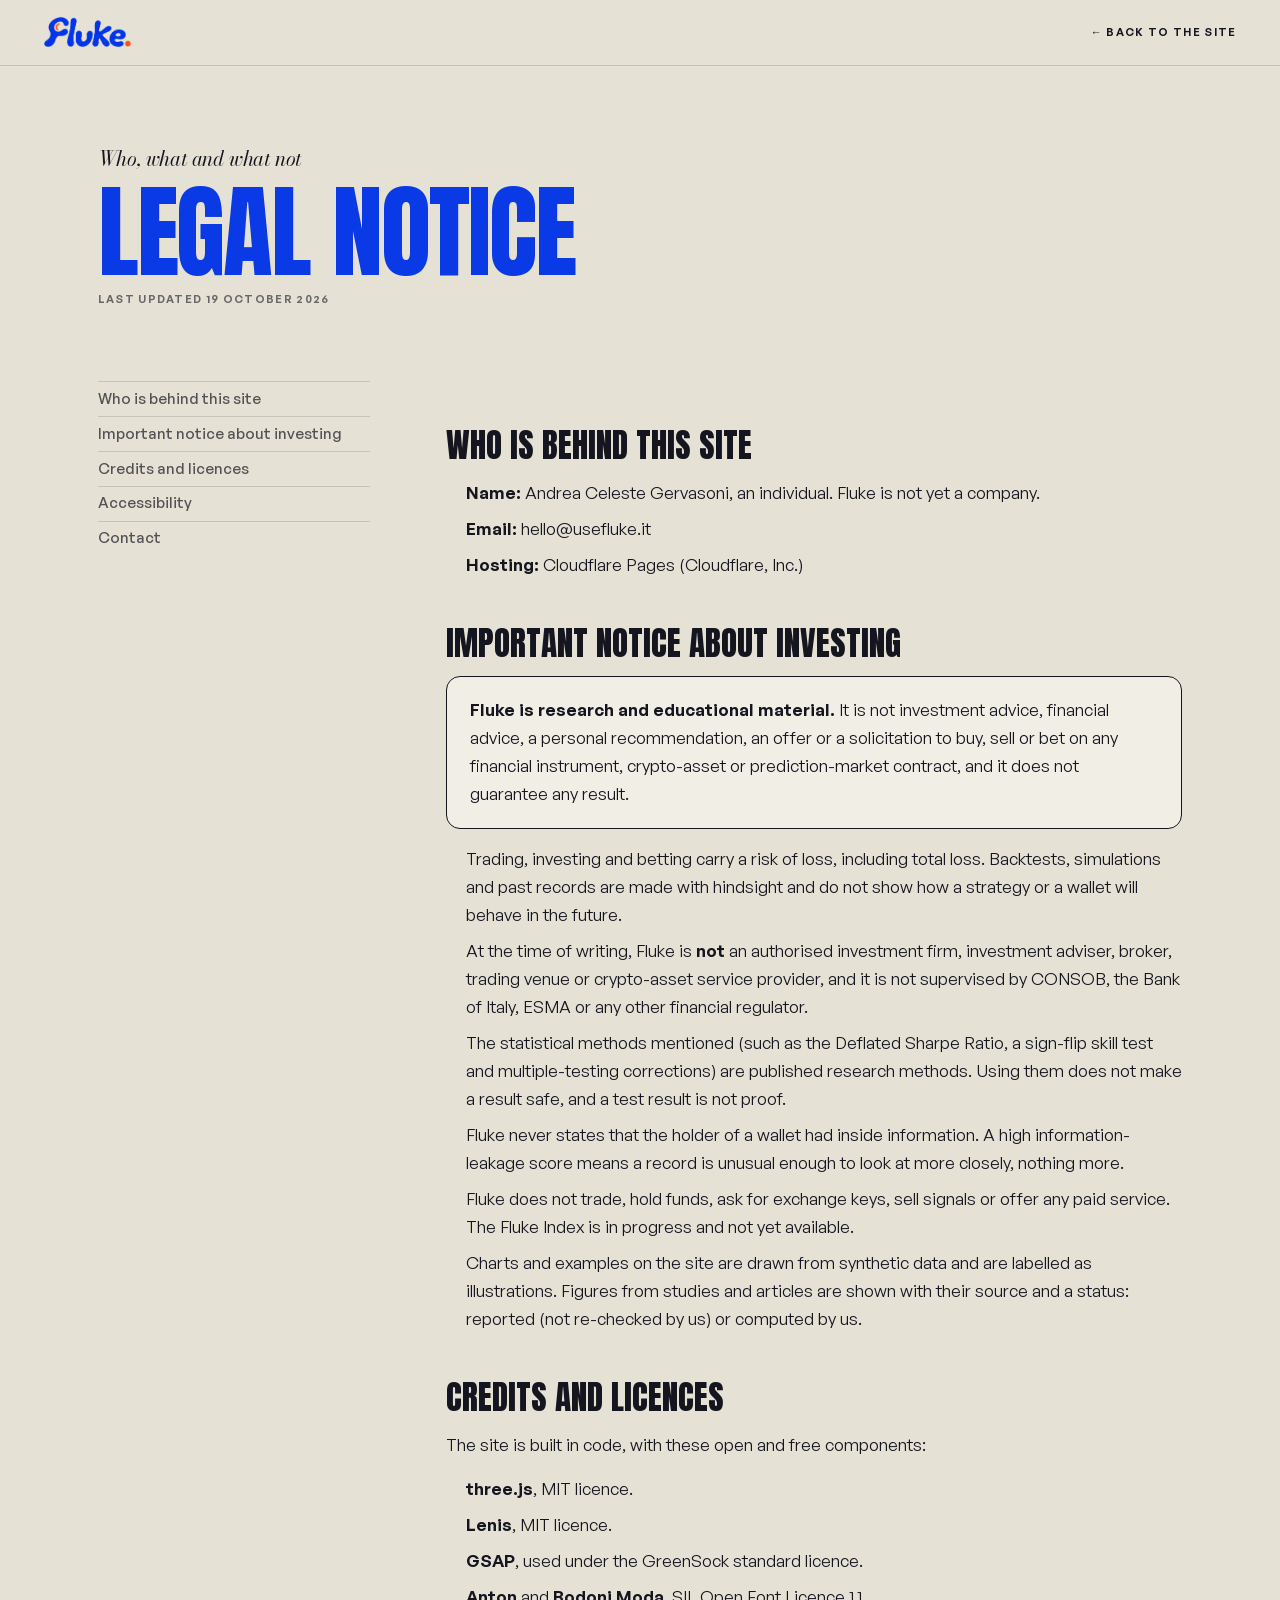
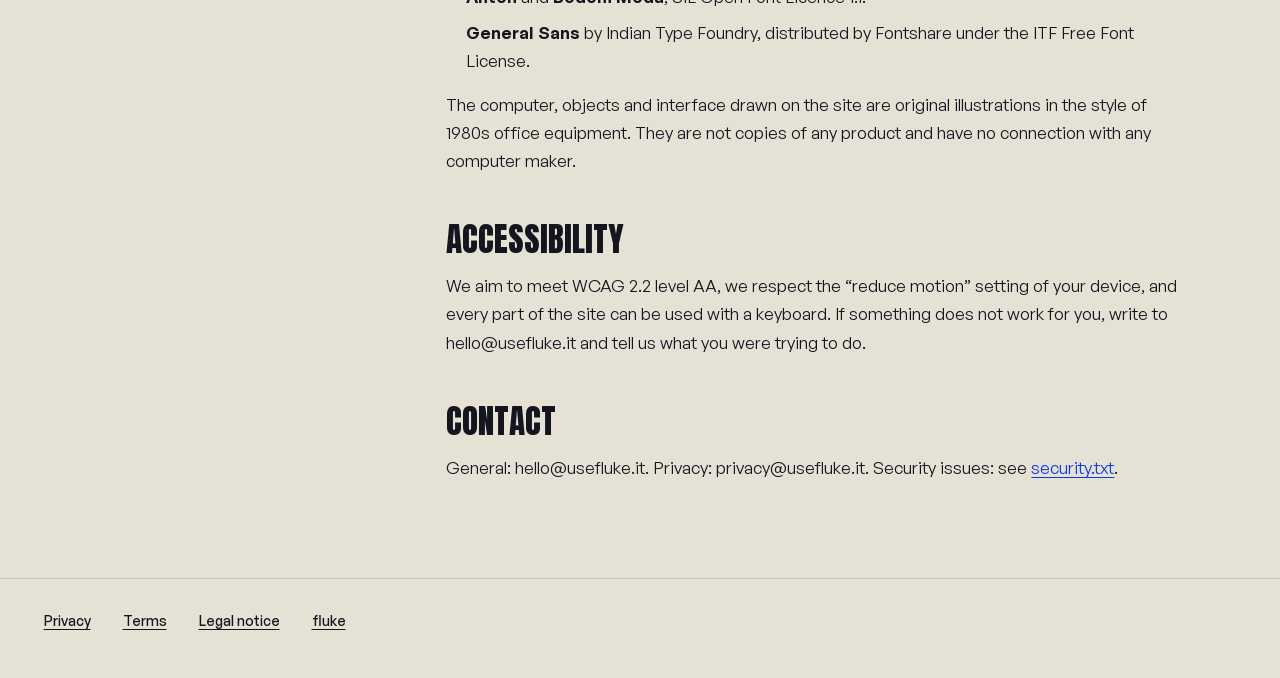
<file: legal-notice.html>
<!doctype html>
<html lang="en">
<head>
<meta charset="utf-8">
<meta name="viewport" content="width=device-width, initial-scale=1, viewport-fit=cover">
<title>Legal notice — Fluke</title>
<meta name="description" content="Who runs Fluke, an important notice about investing, and the credits and licences of the site.">
<meta name="theme-color" content="#E5E1D5">
<meta name="color-scheme" content="light">
<link rel="canonical" href="https://usefluke.it/legal-notice.html">
<link rel="icon" href="assets/favicon.svg" type="image/svg+xml">
<link rel="icon" href="assets/favicon-32.png" sizes="32x32" type="image/png">
<link rel="preload" href="fonts/anton.woff2" as="font" type="font/woff2" crossorigin>
<link rel="stylesheet" href="css/style.css">
<link rel="stylesheet" href="css/legal.css">
</head>
<body class="legal">
<header class="legal-bar">
  <a href="./" aria-label="Fluke, back to the site"><img src="assets/logo-nav.png" alt="Fluke" width="91" height="31"></a>
  <a class="back" href="./">← Back to the site</a>
</header>
<main class="legal-main" id="main">
  <div class="legal-head">
    <p class="accent">Who, what and what not</p>
    <h1>Legal notice</h1>
    <p class="meta">Last updated 19 October 2026</p>
  </div>
  <nav class="legal-toc" aria-label="On this page">
    <a href="#who">Who is behind this site</a>
    <a href="#finance">Important notice about investing</a>
    <a href="#credits">Credits and licences</a>
    <a href="#access">Accessibility</a>
    <a href="#contact">Contact</a>
  </nav>
  <div class="legal-body">
    <h2 id="who">Who is behind this site</h2>
    <ul>
      <li><strong>Name:</strong> Andrea Celeste Gervasoni, an individual. Fluke is not yet a company.</li>
      <li><strong>Email:</strong> hello@usefluke.it</li>
      <li><strong>Hosting:</strong> Cloudflare Pages (Cloudflare, Inc.)</li>
    </ul>
    <h2 id="finance">Important notice about investing</h2>
    <p class="legal-note"><strong>Fluke is research and educational material.</strong> It is not investment advice, financial advice, a personal recommendation, an offer or a solicitation to buy, sell or bet on any financial instrument, crypto-asset or prediction-market contract, and it does not guarantee any result.</p>
    <ul>
      <li>Trading, investing and betting carry a risk of loss, including total loss. Backtests, simulations and past records are made with hindsight and do not show how a strategy or a wallet will behave in the future.</li>
      <li>At the time of writing, Fluke is <strong>not</strong> an authorised investment firm, investment adviser, broker, trading venue or crypto-asset service provider, and it is not supervised by CONSOB, the Bank of Italy, ESMA or any other financial regulator.</li>
      <li>The statistical methods mentioned (such as the Deflated Sharpe Ratio, a sign-flip skill test and multiple-testing corrections) are published research methods. Using them does not make a result safe, and a test result is not proof.</li>
      <li>Fluke never states that the holder of a wallet had inside information. A high information-leakage score means a record is unusual enough to look at more closely, nothing more.</li>
      <li>Fluke does not trade, hold funds, ask for exchange keys, sell signals or offer any paid service. The Fluke Index is in progress and not yet available.</li>
      <li>Charts and examples on the site are drawn from synthetic data and are labelled as illustrations. Figures from studies and articles are shown with their source and a status: reported (not re-checked by us) or computed by us.</li>
    </ul>
    <h2 id="credits">Credits and licences</h2>
    <p>The site is built in code, with these open and free components:</p>
    <ul>
      <li><strong>three.js</strong>, MIT licence.</li>
      <li><strong>Lenis</strong>, MIT licence.</li>
      <li><strong>GSAP</strong>, used under the GreenSock standard licence.</li>
      <li><strong>Anton</strong> and <strong>Bodoni Moda</strong>, SIL Open Font Licence 1.1.</li>
      <li><strong>General Sans</strong> by Indian Type Foundry, distributed by Fontshare under the ITF Free Font License.</li>
    </ul>
    <p>The computer, objects and interface drawn on the site are original illustrations in the style of 1980s office equipment. They are not copies of any product and have no connection with any computer maker.</p>
    <h2 id="access">Accessibility</h2>
    <p>We aim to meet WCAG 2.2 level AA, we respect the “reduce motion” setting of your device, and every part of the site can be used with a keyboard. If something does not work for you, write to hello@usefluke.it and tell us what you were trying to do.</p>
    <h2 id="contact">Contact</h2>
    <p>General: hello@usefluke.it. Privacy: privacy@usefluke.it. Security issues: see <a href=".well-known/security.txt">security.txt</a>.</p>
  </div>
</main>
<footer class="legal-foot">
  <a href="privacy.html">Privacy</a><a href="terms.html">Terms</a><a href="legal-notice.html">Legal notice</a><a href="./">fluke</a>
</footer>
</body>
</html>
</file>
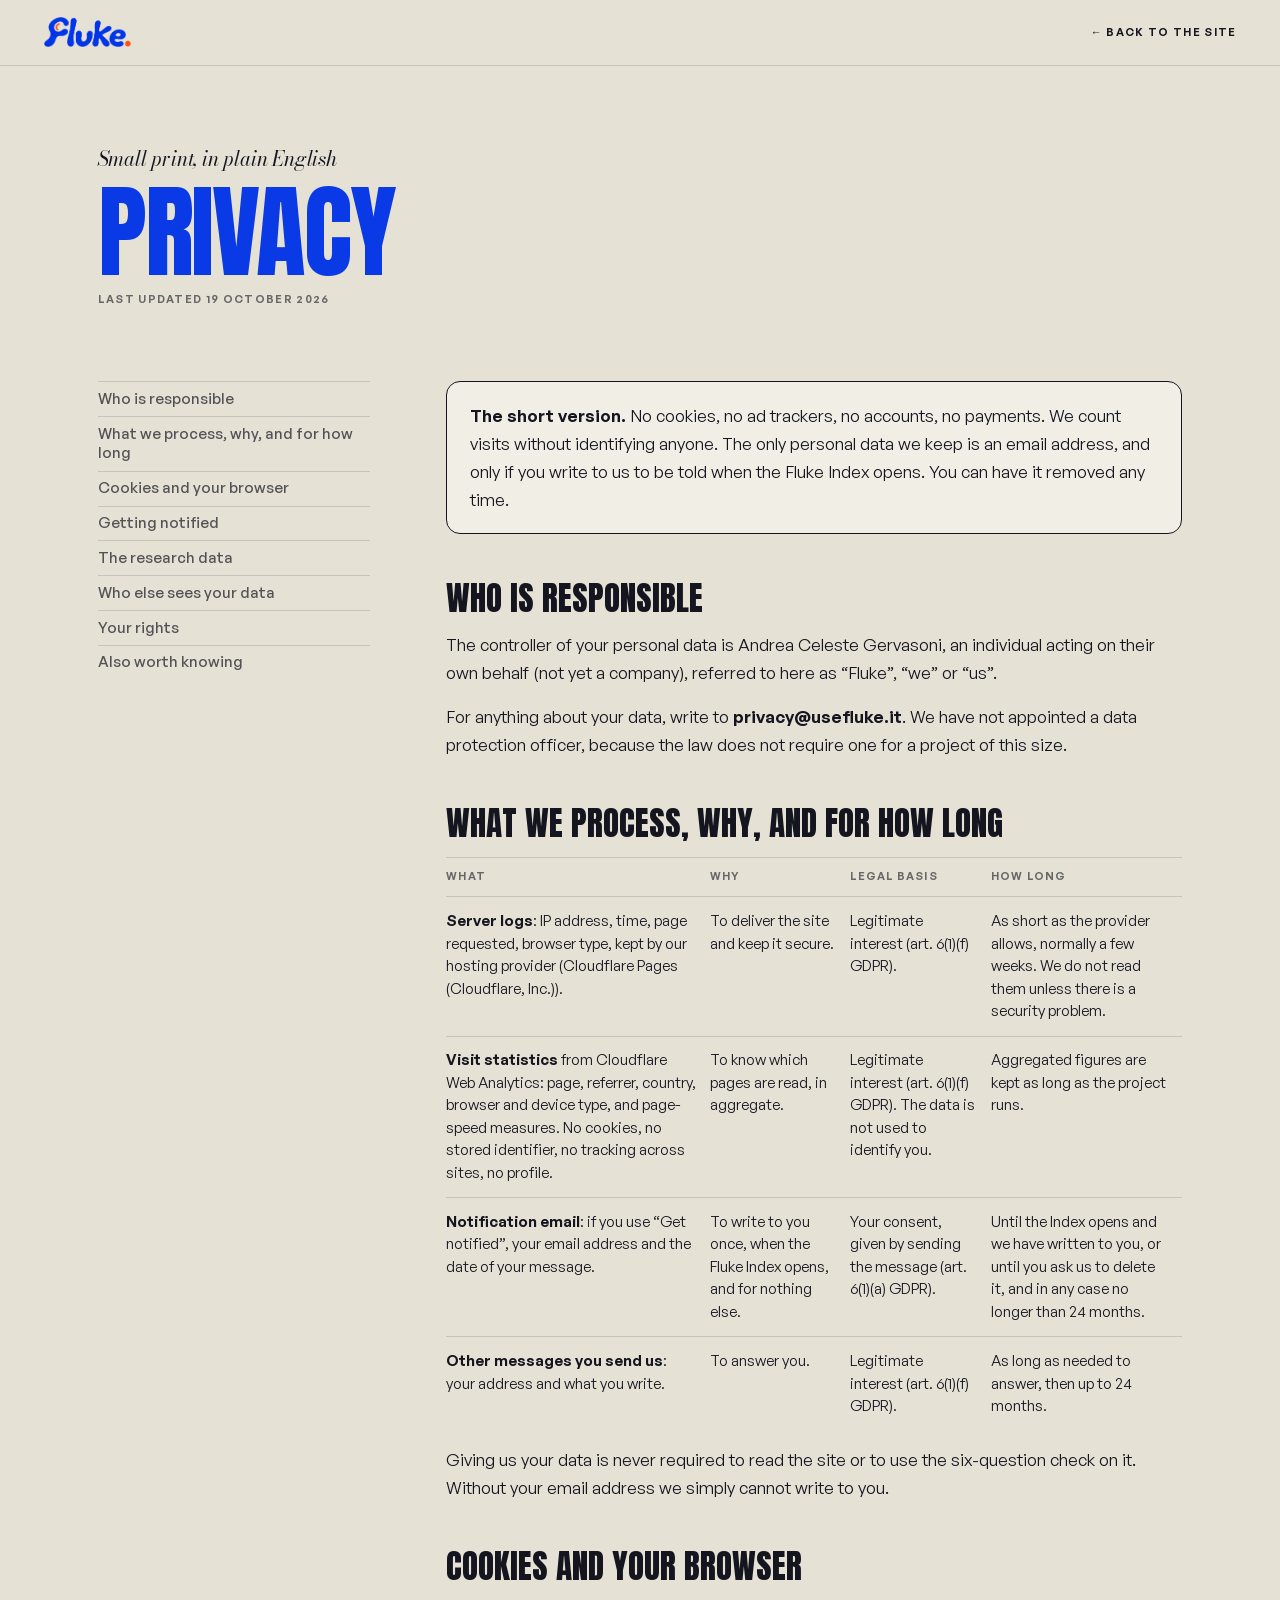
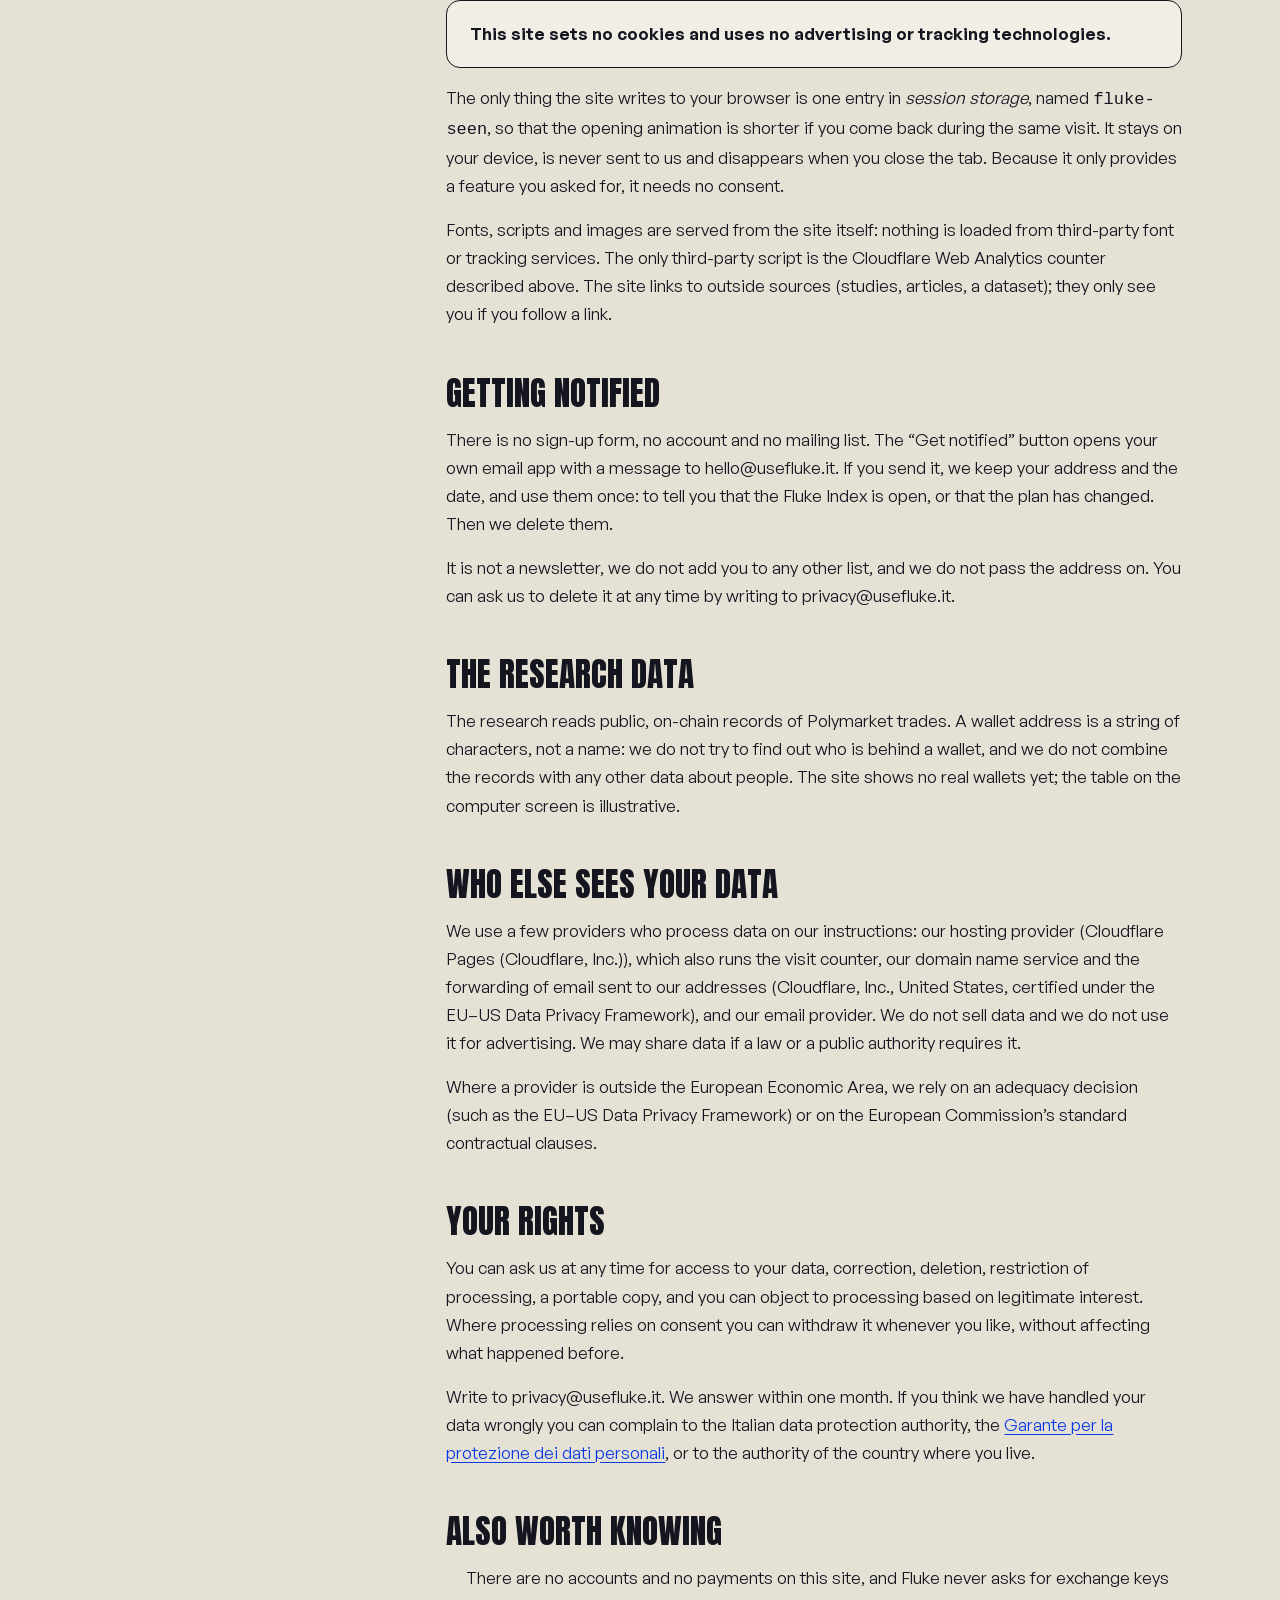
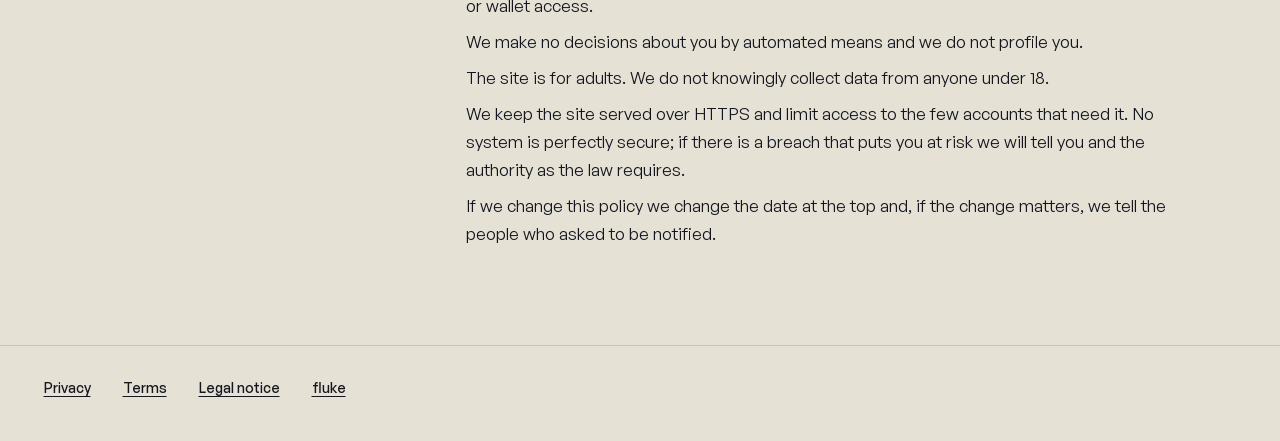
<file: privacy.html>
<!doctype html>
<html lang="en">
<head>
<meta charset="utf-8">
<meta name="viewport" content="width=device-width, initial-scale=1, viewport-fit=cover">
<title>Privacy policy — Fluke</title>
<meta name="description" content="How Fluke handles personal data: no cookies, no tracking, no accounts, no payments, an email address only if you write to us to be notified.">
<meta name="theme-color" content="#E5E1D5">
<meta name="color-scheme" content="light">
<link rel="canonical" href="https://usefluke.it/privacy.html">
<link rel="icon" href="assets/favicon.svg" type="image/svg+xml">
<link rel="icon" href="assets/favicon-32.png" sizes="32x32" type="image/png">
<link rel="preload" href="fonts/anton.woff2" as="font" type="font/woff2" crossorigin>
<link rel="stylesheet" href="css/style.css">
<link rel="stylesheet" href="css/legal.css">
</head>
<body class="legal">
<header class="legal-bar">
  <a href="./" aria-label="Fluke, back to the site"><img src="assets/logo-nav.png" alt="Fluke" width="91" height="31"></a>
  <a class="back" href="./">← Back to the site</a>
</header>
<main class="legal-main" id="main">
  <div class="legal-head">
    <p class="accent">Small print, in plain English</p>
    <h1>Privacy</h1>
    <p class="meta">Last updated 19 October 2026</p>
  </div>
  <nav class="legal-toc" aria-label="On this page">
    <a href="#who">Who is responsible</a>
    <a href="#what">What we process, why, and for how long</a>
    <a href="#cookies">Cookies and your browser</a>
    <a href="#notify">Getting notified</a>
    <a href="#research">The research data</a>
    <a href="#recipients">Who else sees your data</a>
    <a href="#rights">Your rights</a>
    <a href="#more">Also worth knowing</a>
  </nav>
  <div class="legal-body">
    <p class="legal-note"><strong>The short version.</strong> No cookies, no ad trackers, no accounts, no payments. We count visits without identifying anyone. The only personal data we keep is an email address, and only if you write to us to be told when the Fluke Index opens. You can have it removed any time.</p>
    <h2 id="who">Who is responsible</h2>
    <p>The controller of your personal data is Andrea Celeste Gervasoni, an individual acting on their own behalf (not yet a company), referred to here as “Fluke”, “we” or “us”.</p>
    <p>For anything about your data, write to <strong>privacy@usefluke.it</strong>. We have not appointed a data protection officer, because the law does not require one for a project of this size.</p>
    <h2 id="what">What we process, why, and for how long</h2>
    <table>
      <thead><tr><th>What</th><th>Why</th><th>Legal basis</th><th>How long</th></tr></thead>
      <tbody>
        <tr><td><strong>Server logs</strong>: IP address, time, page requested, browser type, kept by our hosting provider (Cloudflare Pages (Cloudflare, Inc.)).</td><td>To deliver the site and keep it secure.</td><td>Legitimate interest (art. 6(1)(f) GDPR).</td><td>As short as the provider allows, normally a few weeks. We do not read them unless there is a security problem.</td></tr>
        <tr><td><strong>Visit statistics</strong> from Cloudflare Web Analytics: page, referrer, country, browser and device type, and page-speed measures. No cookies, no stored identifier, no tracking across sites, no profile.</td><td>To know which pages are read, in aggregate.</td><td>Legitimate interest (art. 6(1)(f) GDPR). The data is not used to identify you.</td><td>Aggregated figures are kept as long as the project runs.</td></tr>
        <tr><td><strong>Notification email</strong>: if you use “Get notified”, your email address and the date of your message.</td><td>To write to you once, when the Fluke Index opens, and for nothing else.</td><td>Your consent, given by sending the message (art. 6(1)(a) GDPR).</td><td>Until the Index opens and we have written to you, or until you ask us to delete it, and in any case no longer than 24 months.</td></tr>
        <tr><td><strong>Other messages you send us</strong>: your address and what you write.</td><td>To answer you.</td><td>Legitimate interest (art. 6(1)(f) GDPR).</td><td>As long as needed to answer, then up to 24 months.</td></tr>
      </tbody>
    </table>
    <p>Giving us your data is never required to read the site or to use the six-question check on it. Without your email address we simply cannot write to you.</p>
    <h2 id="cookies">Cookies and your browser</h2>
    <p class="legal-note"><strong>This site sets no cookies and uses no advertising or tracking technologies.</strong></p>
    <p>The only thing the site writes to your browser is one entry in <em>session storage</em>, named <code>fluke-seen</code>, so that the opening animation is shorter if you come back during the same visit. It stays on your device, is never sent to us and disappears when you close the tab. Because it only provides a feature you asked for, it needs no consent.</p>
    <p>Fonts, scripts and images are served from the site itself: nothing is loaded from third-party font or tracking services. The only third-party script is the Cloudflare Web Analytics counter described above. The site links to outside sources (studies, articles, a dataset); they only see you if you follow a link.</p>
    <h2 id="notify">Getting notified</h2>
    <p>There is no sign-up form, no account and no mailing list. The “Get notified” button opens your own email app with a message to hello@usefluke.it. If you send it, we keep your address and the date, and use them once: to tell you that the Fluke Index is open, or that the plan has changed. Then we delete them.</p>
    <p>It is not a newsletter, we do not add you to any other list, and we do not pass the address on. You can ask us to delete it at any time by writing to privacy@usefluke.it.</p>
    <h2 id="research">The research data</h2>
    <p>The research reads public, on-chain records of Polymarket trades. A wallet address is a string of characters, not a name: we do not try to find out who is behind a wallet, and we do not combine the records with any other data about people. The site shows no real wallets yet; the table on the computer screen is illustrative.</p>
    <h2 id="recipients">Who else sees your data</h2>
    <p>We use a few providers who process data on our instructions: our hosting provider (Cloudflare Pages (Cloudflare, Inc.)), which also runs the visit counter, our domain name service and the forwarding of email sent to our addresses (Cloudflare, Inc., United States, certified under the EU–US Data Privacy Framework), and our email provider. We do not sell data and we do not use it for advertising. We may share data if a law or a public authority requires it.</p>
    <p>Where a provider is outside the European Economic Area, we rely on an adequacy decision (such as the EU–US Data Privacy Framework) or on the European Commission’s standard contractual clauses.</p>
    <h2 id="rights">Your rights</h2>
    <p>You can ask us at any time for access to your data, correction, deletion, restriction of processing, a portable copy, and you can object to processing based on legitimate interest. Where processing relies on consent you can withdraw it whenever you like, without affecting what happened before.</p>
    <p>Write to privacy@usefluke.it. We answer within one month. If you think we have handled your data wrongly you can complain to the Italian data protection authority, the <a href="https://www.garanteprivacy.it" rel="noopener">Garante per la protezione dei dati personali</a>, or to the authority of the country where you live.</p>
    <h2 id="more">Also worth knowing</h2>
    <ul>
      <li>There are no accounts and no payments on this site, and Fluke never asks for exchange keys or wallet access.</li>
      <li>We make no decisions about you by automated means and we do not profile you.</li>
      <li>The site is for adults. We do not knowingly collect data from anyone under 18.</li>
      <li>We keep the site served over HTTPS and limit access to the few accounts that need it. No system is perfectly secure; if there is a breach that puts you at risk we will tell you and the authority as the law requires.</li>
      <li>If we change this policy we change the date at the top and, if the change matters, we tell the people who asked to be notified.</li>
    </ul>
  </div>
</main>
<footer class="legal-foot">
  <a href="privacy.html">Privacy</a><a href="terms.html">Terms</a><a href="legal-notice.html">Legal notice</a><a href="./">fluke</a>
</footer>
</body>
</html>
</file>
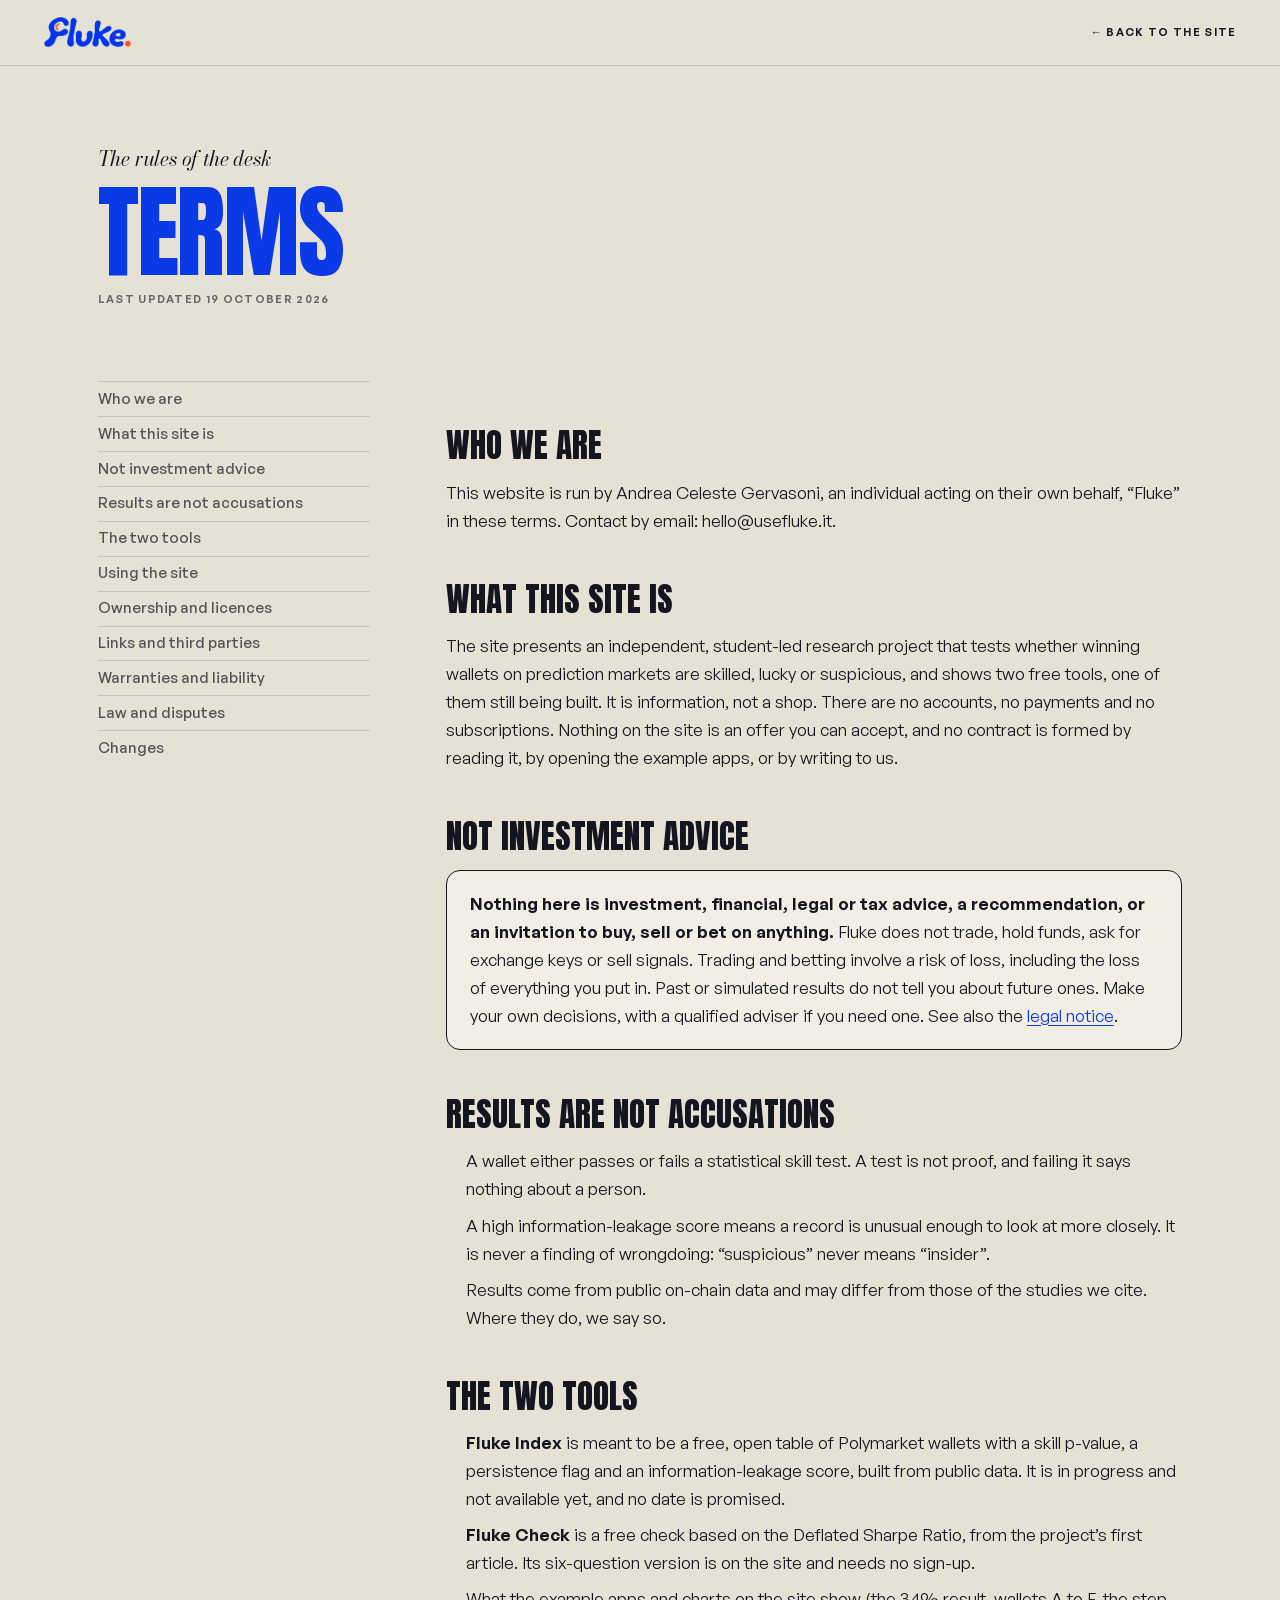
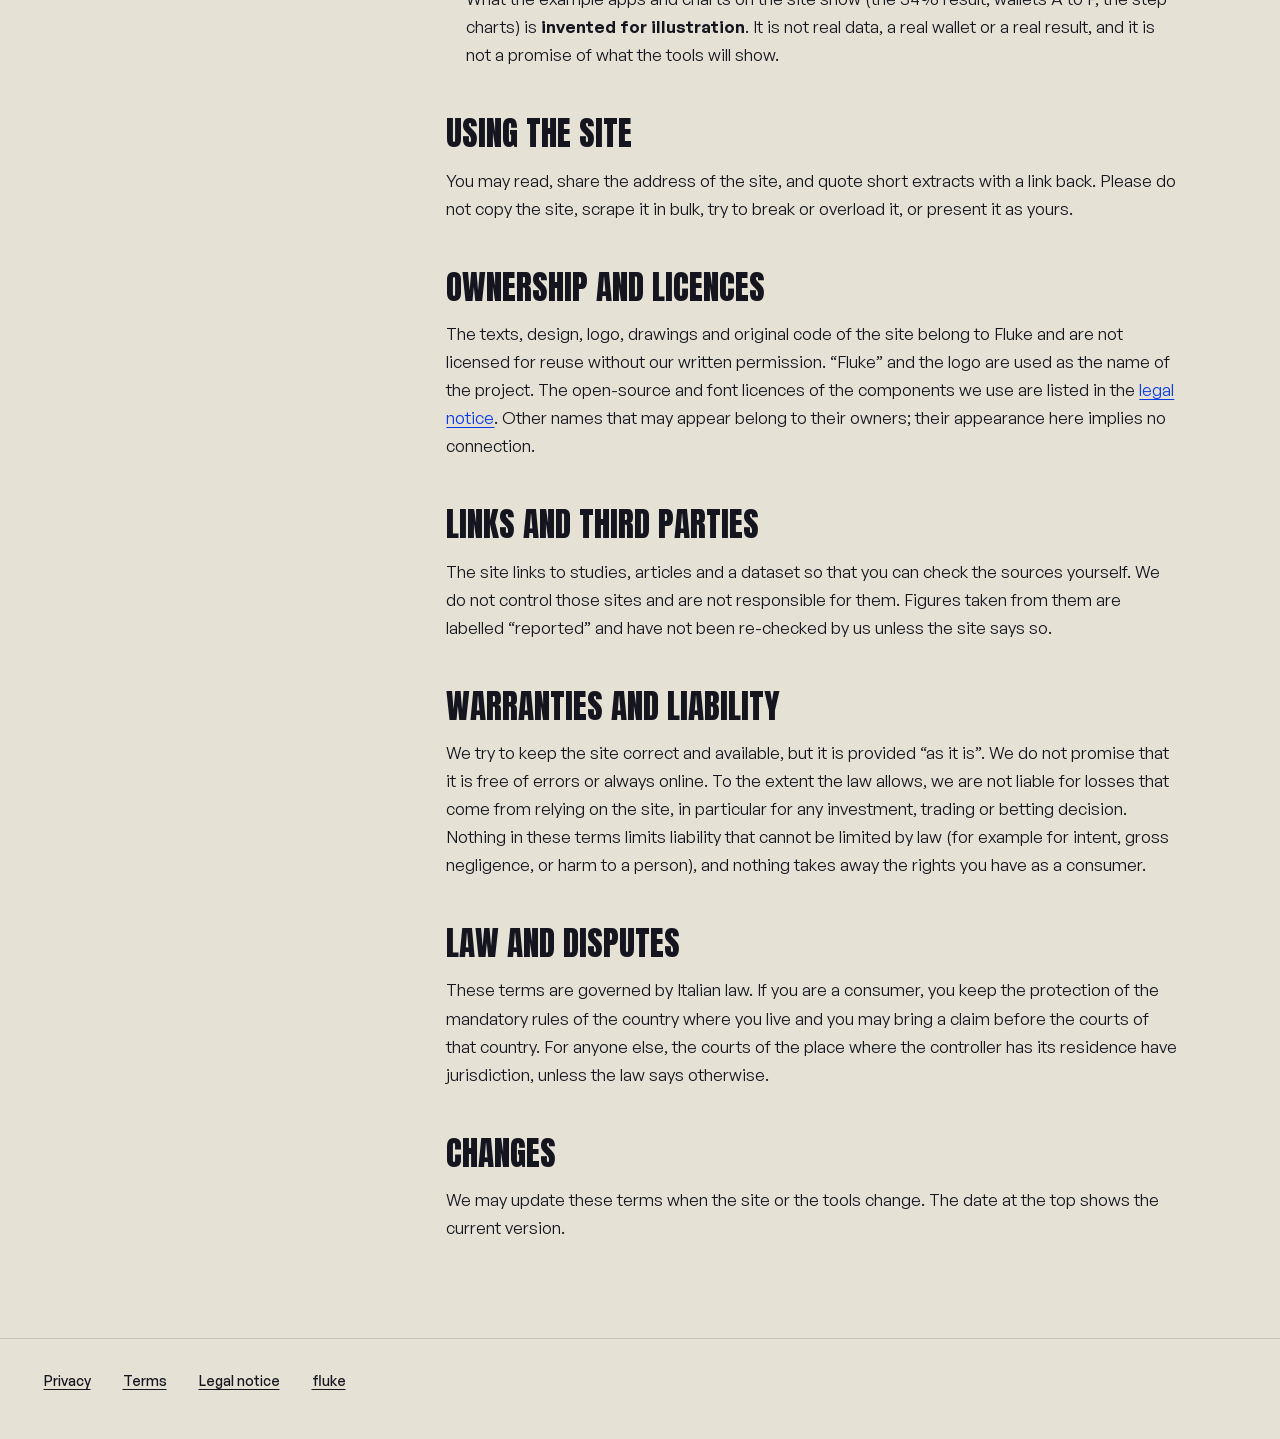
<file: terms.html>
<!doctype html>
<html lang="en">
<head>
<meta charset="utf-8">
<meta name="viewport" content="width=device-width, initial-scale=1, viewport-fit=cover">
<title>Terms of use — Fluke</title>
<meta name="description" content="The rules for using the Fluke website, and what its tests, tools and examples do and do not mean.">
<meta name="theme-color" content="#E5E1D5">
<meta name="color-scheme" content="light">
<link rel="canonical" href="https://usefluke.it/terms.html">
<link rel="icon" href="assets/favicon.svg" type="image/svg+xml">
<link rel="icon" href="assets/favicon-32.png" sizes="32x32" type="image/png">
<link rel="preload" href="fonts/anton.woff2" as="font" type="font/woff2" crossorigin>
<link rel="stylesheet" href="css/style.css">
<link rel="stylesheet" href="css/legal.css">
</head>
<body class="legal">
<header class="legal-bar">
  <a href="./" aria-label="Fluke, back to the site"><img src="assets/logo-nav.png" alt="Fluke" width="91" height="31"></a>
  <a class="back" href="./">← Back to the site</a>
</header>
<main class="legal-main" id="main">
  <div class="legal-head">
    <p class="accent">The rules of the desk</p>
    <h1>Terms</h1>
    <p class="meta">Last updated 19 October 2026</p>
  </div>
  <nav class="legal-toc" aria-label="On this page">
    <a href="#who">Who we are</a>
    <a href="#site">What this site is</a>
    <a href="#advice">Not investment advice</a>
    <a href="#results">Results are not accusations</a>
    <a href="#tools">The two tools</a>
    <a href="#use">Using the site</a>
    <a href="#ip">Ownership and licences</a>
    <a href="#links">Links and third parties</a>
    <a href="#liability">Warranties and liability</a>
    <a href="#law">Law and disputes</a>
    <a href="#change">Changes</a>
  </nav>
  <div class="legal-body">
    <h2 id="who">Who we are</h2>
    <p>This website is run by Andrea Celeste Gervasoni, an individual acting on their own behalf, “Fluke” in these terms. Contact by email: hello@usefluke.it.</p>
    <h2 id="site">What this site is</h2>
    <p>The site presents an independent, student-led research project that tests whether winning wallets on prediction markets are skilled, lucky or suspicious, and shows two free tools, one of them still being built. It is information, not a shop. There are no accounts, no payments and no subscriptions. Nothing on the site is an offer you can accept, and no contract is formed by reading it, by opening the example apps, or by writing to us.</p>
    <h2 id="advice">Not investment advice</h2>
    <p class="legal-note"><strong>Nothing here is investment, financial, legal or tax advice, a recommendation, or an invitation to buy, sell or bet on anything.</strong> Fluke does not trade, hold funds, ask for exchange keys or sell signals. Trading and betting involve a risk of loss, including the loss of everything you put in. Past or simulated results do not tell you about future ones. Make your own decisions, with a qualified adviser if you need one. See also the <a href="legal-notice.html">legal notice</a>.</p>
    <h2 id="results">Results are not accusations</h2>
    <ul>
      <li>A wallet either passes or fails a statistical skill test. A test is not proof, and failing it says nothing about a person.</li>
      <li>A high information-leakage score means a record is unusual enough to look at more closely. It is never a finding of wrongdoing: “suspicious” never means “insider”.</li>
      <li>Results come from public on-chain data and may differ from those of the studies we cite. Where they do, we say so.</li>
    </ul>
    <h2 id="tools">The two tools</h2>
    <ul>
      <li><strong>Fluke Index</strong> is meant to be a free, open table of Polymarket wallets with a skill p-value, a persistence flag and an information-leakage score, built from public data. It is in progress and not available yet, and no date is promised.</li>
      <li><strong>Fluke Check</strong> is a free check based on the Deflated Sharpe Ratio, from the project’s first article. Its six-question version is on the site and needs no sign-up.</li>
      <li>What the example apps and charts on the site show (the 34% result, wallets A to F, the step charts) is <strong>invented for illustration</strong>. It is not real data, a real wallet or a real result, and it is not a promise of what the tools will show.</li>
    </ul>
    <h2 id="use">Using the site</h2>
    <p>You may read, share the address of the site, and quote short extracts with a link back. Please do not copy the site, scrape it in bulk, try to break or overload it, or present it as yours.</p>
    <h2 id="ip">Ownership and licences</h2>
    <p>The texts, design, logo, drawings and original code of the site belong to Fluke and are not licensed for reuse without our written permission. “Fluke” and the logo are used as the name of the project. The open-source and font licences of the components we use are listed in the <a href="legal-notice.html#credits">legal notice</a>. Other names that may appear belong to their owners; their appearance here implies no connection.</p>
    <h2 id="links">Links and third parties</h2>
    <p>The site links to studies, articles and a dataset so that you can check the sources yourself. We do not control those sites and are not responsible for them. Figures taken from them are labelled “reported” and have not been re-checked by us unless the site says so.</p>
    <h2 id="liability">Warranties and liability</h2>
    <p>We try to keep the site correct and available, but it is provided “as it is”. We do not promise that it is free of errors or always online. To the extent the law allows, we are not liable for losses that come from relying on the site, in particular for any investment, trading or betting decision. Nothing in these terms limits liability that cannot be limited by law (for example for intent, gross negligence, or harm to a person), and nothing takes away the rights you have as a consumer.</p>
    <h2 id="law">Law and disputes</h2>
    <p>These terms are governed by Italian law. If you are a consumer, you keep the protection of the mandatory rules of the country where you live and you may bring a claim before the courts of that country. For anyone else, the courts of the place where the controller has its residence have jurisdiction, unless the law says otherwise.</p>
    <h2 id="change">Changes</h2>
    <p>We may update these terms when the site or the tools change. The date at the top shows the current version.</p>
  </div>
</main>
<footer class="legal-foot">
  <a href="privacy.html">Privacy</a><a href="terms.html">Terms</a><a href="legal-notice.html">Legal notice</a><a href="./">fluke</a>
</footer>
</body>
</html>
</file>
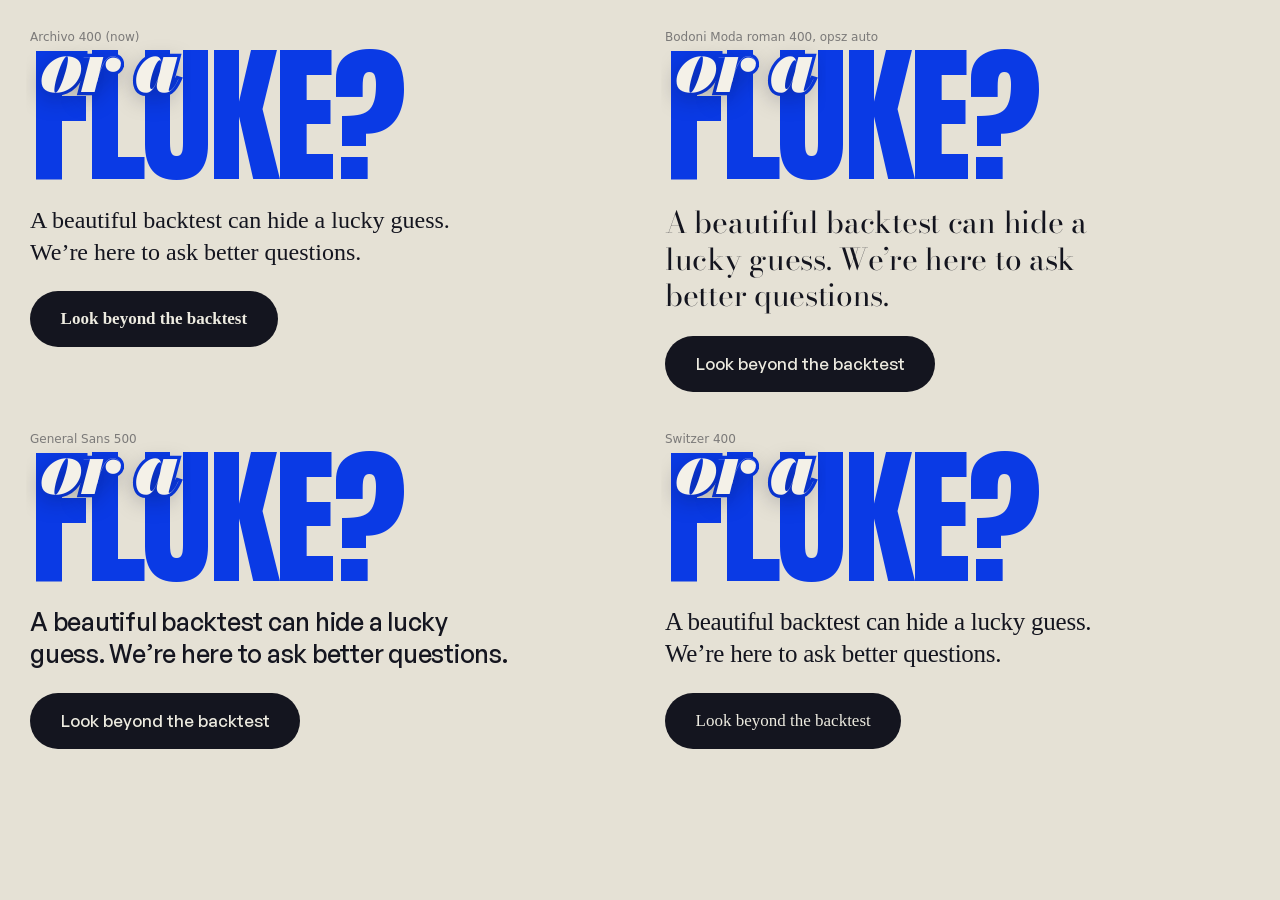
<file: tests/lede-lab.html>
<!doctype html><meta charset="utf-8"><title>lede lab</title>
<link rel="stylesheet" href="https://api.fontshare.com/v2/css?f[]=general-sans@400,500,600&f[]=switzer@400,500&display=swap">
<link rel="stylesheet" href="https://fonts.googleapis.com/css2?family=Bodoni+Moda:ital,opsz,wght@0,6..96,400..900;1,6..96,400..900&family=Instrument+Sans:wght@400..600&display=block">
<link rel="stylesheet" href="../css/style.css">
<style>
body{background:#E5E1D5;padding:30px;display:grid;grid-template-columns:repeat(2,1fr);gap:40px 50px;cursor:auto}
.cell{position:relative;padding-top:0}
.cell .g{font:400 150px/.88 Anton;color:#0A3AE5;text-transform:uppercase;letter-spacing:-.03em}
.cell .l{margin:22px 0 22px;max-width:30rem;color:#14151F}
.tag{font:12px system-ui;opacity:.5;margin-bottom:6px}
.pill{display:inline-flex;align-items:center;gap:.7em;min-height:56px;padding:0 1.8em;border-radius:999px;background:#14151F;color:#EDEBE0}
.acc{font-family:'Bodoni Moda';font-style:italic;font-weight:900;font-size:76px;color:#F4F1E8;text-shadow:0 6px 22px rgba(10,12,40,.35);position:absolute;left:10px;top:-24px}
</style>
<div class="cell"><div class="tag">Archivo 400 (now)</div><div style="position:relative"><span class="acc">or a</span><div class="g">FLUKE?</div></div><p class="l" style="font:400 24px/1.35 Archivo">A beautiful backtest can hide a lucky guess. We’re here to ask better questions.</p><span class="pill" style="font:600 17px Archivo">Look beyond the backtest</span></div>
<div class="cell"><div class="tag">Bodoni Moda roman 400, opsz auto</div><div style="position:relative"><span class="acc">or a</span><div class="g">FLUKE?</div></div><p class="l" style="font:400 30px/1.22 'Bodoni Moda';letter-spacing:-.01em">A beautiful backtest can hide a lucky guess. We’re here to ask better questions.</p><span class="pill" style="font:500 17px 'General Sans'">Look beyond the backtest</span></div>
<div class="cell"><div class="tag">General Sans 500</div><div style="position:relative"><span class="acc">or a</span><div class="g">FLUKE?</div></div><p class="l" style="font:500 25px/1.3 'General Sans';letter-spacing:-.01em">A beautiful backtest can hide a lucky guess. We’re here to ask better questions.</p><span class="pill" style="font:500 17px 'General Sans'">Look beyond the backtest</span></div>
<div class="cell"><div class="tag">Switzer 400</div><div style="position:relative"><span class="acc">or a</span><div class="g">FLUKE?</div></div><p class="l" style="font:400 25px/1.3 Switzer;letter-spacing:-.01em">A beautiful backtest can hide a lucky guess. We’re here to ask better questions.</p><span class="pill" style="font:500 17px Switzer">Look beyond the backtest</span></div>
</file>
<file: css/style.css>
/* ───────────────────────── FLUKE ─────────────────────────
   Three families, each with one job:
     Anton          giant words and every headline (one weight)
     General Sans   everything that is read: text, menu, buttons (400, 500, 600)
     Bodoni Moda    the connecting words in heavy italic, and the lead sentences in roman
   Six sizes in total: giant · title · habit · lede · body · small.
   ──────────────────────────────────────────────────────── */

@font-face { font-family: 'Anton'; src: url('../fonts/anton.woff2') format('woff2'); font-weight: 400; font-style: normal; font-display: block; }
@font-face { font-family: 'General Sans'; src: url('../fonts/general-sans-400.woff2') format('woff2'); font-weight: 400; font-style: normal; font-display: swap; }
@font-face { font-family: 'General Sans'; src: url('../fonts/general-sans-500.woff2') format('woff2'); font-weight: 500; font-style: normal; font-display: swap; }
@font-face { font-family: 'General Sans'; src: url('../fonts/general-sans-600.woff2') format('woff2'); font-weight: 600; font-style: normal; font-display: swap; }
@font-face { font-family: 'Bodoni Moda'; src: url('../fonts/bodoni-moda-italic.woff2') format('woff2'); font-weight: 400 900; font-style: italic; font-display: block; }
@font-face { font-family: 'Bodoni Moda'; src: url('../fonts/bodoni-moda-roman.woff2') format('woff2'); font-weight: 400 900; font-style: normal; font-display: block; }

:root {
  --paper: #E5E1D5;
  --plastic: #CDC5AD;
  --ink: #14151F;
  --cobalt: #0A3AE5;
  --signal: #FC6C3A;
  --screen: #EDEBE0;
  --hair: rgba(20, 21, 31, .14);
  --glass: rgba(229, 225, 213, .74);

  --f-display: 'Anton', Impact, 'Arial Narrow', sans-serif;
  --f-text: 'General Sans', 'Helvetica Neue', Arial, sans-serif;
  --f-accent: 'Bodoni Moda', Didot, 'Times New Roman', serif;

  /* the whole scale */
  --fs-giant: min(31vh, 21vw);
  --fs-title: clamp(3rem, 7.4vw, 7.6rem);
  --fs-habit: clamp(2.1rem, 3.6vw, 3.6rem);
  --fs-lede: clamp(1.3rem, .7vw + 1rem, 1.65rem);
  --fs-body: clamp(1rem, .3vw + .95rem, 1.125rem);
  --fs-small: .8125rem;

  --ease-out: cubic-bezier(.16, 1, .3, 1);
  --ease-io: cubic-bezier(.65, 0, .35, 1);
  --tick: steps(10, end);

  --nav-h: 74px;
  --gutter: clamp(24px, 3.4vw, 52px);
}

*, *::before, *::after { box-sizing: border-box; }
html { -webkit-text-size-adjust: 100%; text-size-adjust: 100%; }
html.lenis, html.lenis body { height: auto; }
.lenis.lenis-smooth { scroll-behavior: auto !important; }
.lenis.lenis-stopped { overflow: hidden; }

body {
  margin: 0; background: var(--paper); color: var(--ink);
  font: 400 var(--fs-body)/1.5 var(--f-text); font-variant-numeric: tabular-nums;
  -webkit-font-smoothing: antialiased; text-rendering: optimizeLegibility; overflow-x: clip;
}
body.is-loading { overflow: hidden; }
img { display: block; max-width: 100%; }
h1, h2, h3, h4, p, ul { margin: 0; }
ul { padding: 0; list-style: none; }
a { color: inherit; }
::selection { background: var(--cobalt); color: var(--screen); }
:focus-visible { outline: 2px solid var(--cobalt); outline-offset: 3px; border-radius: 4px; }

.sr-only { position: absolute !important; width: 1px; height: 1px; margin: -1px; padding: 0; overflow: hidden; clip: rect(0 0 0 0); white-space: nowrap; border: 0; }
.skip { position: fixed; left: 12px; top: -64px; z-index: 400; background: var(--ink); color: var(--screen); padding: 12px 18px; border-radius: 999px; font-weight: 600; text-decoration: none; transition: top .2s var(--ease-out); }
.skip:focus { top: 12px; }

/* ───────── roles ───────── */
.giant, .title, .habit-title { font-family: var(--f-display); font-weight: 400; text-transform: uppercase; color: var(--cobalt); margin: 0; }
.giant { font-size: var(--fs-giant); line-height: .88; letter-spacing: -.03em; }
.title { font-size: var(--fs-title); line-height: .92; letter-spacing: -.02em; }
.habit-title { font-size: var(--fs-habit); line-height: 1; letter-spacing: -.01em; color: var(--screen); }
.accent { font-family: var(--f-accent); font-style: italic; font-weight: 700; text-transform: none; letter-spacing: -.01em; color: var(--ink); }
.lede { font-family: var(--f-accent); font-style: normal; font-weight: 400; font-size: var(--fs-lede); line-height: 1.18; letter-spacing: -.012em; text-wrap: balance; font-optical-sizing: auto; }
.split-w { display: inline-block; overflow: hidden; vertical-align: top; padding-bottom: .12em; margin-bottom: -.12em; }
.split-w > span { display: inline-block; will-change: transform; }
.body { font-size: var(--fs-body); line-height: 1.5; max-width: 34em; text-wrap: pretty; }
.small { font-size: var(--fs-small); line-height: 1.45; opacity: .7; max-width: 44em; }
.title--light, .body--light, .giant--light { color: var(--screen); }

.btn-wrap { display: inline-block; }
.btn {
  position: relative; isolation: isolate; overflow: hidden;
  display: inline-flex; align-items: center; justify-content: center; gap: .9em; min-height: 58px; padding: 0 1.15em 0 1.9em;
  border: 0; border-radius: 999px; text-decoration: none; cursor: pointer;
  font: 500 var(--fs-body)/1 var(--f-text); letter-spacing: -.005em;
  will-change: transform;
}
.btn--liquid {
  color: var(--screen); background: rgba(20, 21, 31, .9);
  box-shadow: inset 0 1px 0 rgba(255, 255, 255, .28), inset 0 -1px 0 rgba(0, 0, 0, .4), 0 14px 34px -12px rgba(20, 21, 31, .55), 0 2px 6px rgba(20, 21, 31, .18);
}
.btn--liquid::before { /* rim of light, brightest towards the pointer */
  content: ''; position: absolute; inset: 0; z-index: 2; border-radius: inherit; padding: 1.2px; pointer-events: none;
  background: conic-gradient(from var(--rim, 220deg), rgba(255, 255, 255, .85), rgba(255, 255, 255, .12) 14%, rgba(255, 255, 255, .02) 40%, rgba(255, 255, 255, .3) 50%, rgba(255, 255, 255, .02) 64%, rgba(255, 255, 255, .85));
  -webkit-mask: linear-gradient(#000 0 0) content-box, linear-gradient(#000 0 0); -webkit-mask-composite: xor;
  mask: linear-gradient(#000 0 0) content-box exclude, linear-gradient(#000 0 0);
}
.btn--liquid::after { /* glass rim and top sheen */
  content: ''; position: absolute; inset: 0; z-index: 2; border-radius: inherit; pointer-events: none;
  background: linear-gradient(180deg, rgba(255, 255, 255, .22), rgba(255, 255, 255, 0) 48%);
  box-shadow: inset 0 0 0 1px rgba(255, 255, 255, .12);
}
.btn-blob { position: absolute; z-index: 0; left: var(--bx, 50%); top: var(--by, 50%); width: 180%; aspect-ratio: 1; border-radius: 50%; background: var(--cobalt); transform: translate(-50%, -50%) scale(0); transition: transform .7s var(--ease-out); }
.btn:hover .btn-blob, .btn:focus-visible .btn-blob { transform: translate(-50%, -50%) scale(1); }
.btn-label { position: relative; z-index: 1; display: block; overflow: hidden; line-height: 1.25; padding: .1em 0; }
.btn-roll { position: relative; display: block; transition: transform .55s var(--ease-out); }
.btn-roll::after { content: attr(data-text); position: absolute; left: 0; top: 100%; }
.btn:hover .btn-roll, .btn:focus-visible .btn-roll { transform: translateY(-100%); }
.btn-icon { position: relative; z-index: 1; display: grid; place-items: center; width: 38px; height: 38px; border-radius: 50%; overflow: hidden; background: rgba(255, 255, 255, .12); box-shadow: inset 0 1px 0 rgba(255, 255, 255, .25); }
.btn-icon svg { grid-area: 1 / 1; transition: transform .55s var(--ease-out); }
.btn-icon svg + svg { transform: translateY(-160%); }
.btn[href="#winner"]:hover .btn-icon svg:first-child { transform: translateY(160%); }
.btn[href="#winner"]:hover .btn-icon svg + svg { transform: translateY(0); }
.btn[href="#note"] .btn-icon svg + svg, .btn[target="_blank"] .btn-icon svg + svg { transform: translateX(-160%); }
.btn[href="#note"]:hover .btn-icon svg:first-child, .btn[target="_blank"]:hover .btn-icon svg:first-child { transform: translateX(160%); }
.btn[href="#note"]:hover .btn-icon svg + svg, .btn[target="_blank"]:hover .btn-icon svg + svg { transform: translateX(0); }

/* ───────── loader ───────── */
.loader { position: fixed; inset: 0; z-index: 300; pointer-events: none; visibility: hidden; }
.loader > * { visibility: visible; }
.loader.is-gone, .loader.is-gone > * { visibility: hidden; }
.loader-half { position: absolute; left: 0; right: 0; height: 50.3%; background: var(--cobalt); will-change: transform; }
.loader-half--top { top: 0; }
.loader-half--bottom { bottom: 0; }
.loader-content { position: absolute; inset: 0; display: grid; place-items: center; color: var(--screen); }
.loader-mark { position: relative; width: min(38vw, 440px); aspect-ratio: 1581 / 539; margin-top: -4vh; }
.loader-letters { position: absolute; left: 0; top: 0; width: calc(1493 / 1581 * 100%); height: 100%; overflow: hidden; }
.loader-letters i { position: absolute; inset: 0; background: url('../assets/logo-cream.png') center / 100% 100% no-repeat; }
.loader-dot { position: absolute; left: calc((1588 - 118) / 1581 * 100%); top: calc((624 - 198) / 539 * 100%); width: calc(109 / 1581 * 100%); aspect-ratio: 1; border-radius: 50%; background: var(--signal); }
.loader-count { position: absolute; left: var(--gutter); bottom: calc(var(--gutter) * .5); margin: 0; padding-top: .06em; font: 400 var(--fs-giant)/1 var(--f-display); color: var(--screen); letter-spacing: -.02em; overflow: hidden; }
.loader-count span { display: inline-block; min-width: 2.2ch; }
.loader-line { position: absolute; left: 0; right: 0; top: 50%; height: 3px; margin-top: -1.5px; background: #fff; transform: scaleX(0); opacity: 0; }

/* ───────── liquid glass ───────── */
.lg {
  position: relative; isolation: isolate;
  background: rgba(252, 250, 244, .16);
  -webkit-backdrop-filter: blur(6px) saturate(1.6); backdrop-filter: blur(6px) saturate(1.6);
  /* shadows with small blur radii: soft 44px shadows on big glass panes cost a frame on every scroll. The highlights are gradients (cheap), not blurred inset shadows. */
  background-image: linear-gradient(180deg, rgba(255, 255, 255, .42), rgba(255, 255, 255, 0) 38%), linear-gradient(0deg, rgba(20, 21, 31, .06), rgba(20, 21, 31, 0) 30%);
  box-shadow: inset 0 1px 0 rgba(255, 255, 255, .8), 0 10px 20px -14px rgba(20, 21, 31, .34), 0 1px 4px rgba(20, 21, 31, .1);
}
.lg::before { /* the rim: brightest where the pointer is */
  content: ''; position: absolute; inset: 0; z-index: 0; border-radius: inherit; padding: 1.2px; pointer-events: none; will-change: transform;
  background: conic-gradient(from var(--rim, 220deg), rgba(255, 255, 255, 1), rgba(255, 255, 255, .25) 12%, rgba(255, 255, 255, .06) 30%, rgba(255, 255, 255, .06) 42%, rgba(255, 255, 255, .55) 50%, rgba(255, 255, 255, .08) 62%, rgba(255, 255, 255, .25) 88%, rgba(255, 255, 255, 1));
  -webkit-mask: linear-gradient(#000 0 0) content-box, linear-gradient(#000 0 0); -webkit-mask-composite: xor;
  mask: linear-gradient(#000 0 0) content-box exclude, linear-gradient(#000 0 0);
}
.lg::after { /* the body of the glass: a soft caustic under the upper rim */
  content: ''; position: absolute; inset: 0; z-index: 0; border-radius: inherit; pointer-events: none;
  background: radial-gradient(120% 70% at 50% -10%, rgba(255, 255, 255, .34), rgba(255, 255, 255, 0) 55%);
  mix-blend-mode: soft-light;
}
.lg > * { position: relative; z-index: 1; }
.lg-defs { position: absolute; width: 0; height: 0; pointer-events: none; }

/* ───────── navigation ───────── */
.nav { position: fixed; top: 0; left: 0; right: 0; z-index: 80; display: flex; justify-content: center; padding: 14px var(--gutter) 0; pointer-events: none; }
.lg-nav { pointer-events: auto; border-radius: 30px; overflow: hidden; width: var(--nav-w, auto); transition: background .5s, color .5s; color: var(--ink); }

/* Safari 26 paints the strips behind its bars with the background of any fixed or sticky element at least 90% wide that touches the screen edge; if that background is transparent it photographs a colour once and keeps it: a flat beige band over the blue sections. A container that is visibility:hidden, whose visible children all sit on their own layers, is skipped: no band, the page scrolls under the bars, full screen, and the bars stay transparent. (The same fix as on the portfolio.) */
.nav, .winner-pin, .services-pin, .method-stick, .end-pin { visibility: hidden; }
:where(.nav, .winner-pin, .services-pin, .method-stick, .end-pin) > * { visibility: visible; }

/* The refraction of the glass edge, drawn once instead of computed on every frame: a red fringe on the left rim, a blue one on the right, a bright bevel above, a soft dark one below and a thin lens-like band inside the edge. */
.lg-nav { background-image: linear-gradient(90deg, rgba(255, 255, 255, .5), rgba(255, 255, 255, 0) 9%, rgba(255, 255, 255, 0) 91%, rgba(255, 255, 255, .5)), linear-gradient(180deg, rgba(255, 255, 255, .45), rgba(255, 255, 255, 0) 40%, rgba(20, 21, 31, .05)); box-shadow: inset 0 1px 0 rgba(255, 255, 255, .95), inset 2.6px 0 1.6px -1.4px rgba(255, 60, 90, .62), inset -2.6px 0 1.6px -1.4px rgba(50, 130, 255, .7), inset 3.4px 0 0 -2.6px rgba(255, 255, 255, .8), inset -3.4px 0 0 -2.6px rgba(255, 255, 255, .8), inset 0 0 16px -3px rgba(255, 255, 255, .7), inset 0 -3px 5px -3px rgba(20, 21, 31, .24), 0 10px 20px -14px rgba(20, 21, 31, .36), 0 1px 4px rgba(20, 21, 31, .1); }
.lg-nav.is-dark { background-image: linear-gradient(90deg, rgba(255, 255, 255, .22), rgba(255, 255, 255, 0) 9%, rgba(255, 255, 255, 0) 91%, rgba(255, 255, 255, .22)), linear-gradient(180deg, rgba(255, 255, 255, .16), rgba(255, 255, 255, 0) 40%); box-shadow: inset 0 1px 0 rgba(255, 255, 255, .4), inset 2.6px 0 1.6px -1.4px rgba(255, 70, 100, .5), inset -2.6px 0 1.6px -1.4px rgba(70, 140, 255, .62), inset 3.4px 0 0 -2.6px rgba(255, 255, 255, .34), inset -3.4px 0 0 -2.6px rgba(255, 255, 255, .34), inset 0 0 16px -4px rgba(255, 255, 255, .2), inset 0 -3px 5px -3px rgba(0, 0, 0, .35), 0 10px 20px -14px rgba(0, 0, 0, .55); }
.btn--liquid { box-shadow: inset 0 1px 0 rgba(255, 255, 255, .34), inset 1.5px 0 1.3px -1px rgba(255, 90, 70, .4), inset -1.5px 0 1.3px -1px rgba(80, 140, 255, .46), inset 0 0 10px -3px rgba(255, 255, 255, .2), inset 0 -1px 0 rgba(0, 0, 0, .4), 0 14px 26px -14px rgba(20, 21, 31, .55), 0 2px 6px rgba(20, 21, 31, .18); }
.nav-bar { height: 60px; margin: 0 auto; display: flex; align-items: center; gap: clamp(14px, 2.6vw, 34px); padding: 0 8px 0 22px; }
.nav-logo { display: grid; place-items: center; height: 44px; flex: none; }
.nav-logo img { grid-area: 1 / 1; height: 31px; width: auto; transition: opacity .4s; }
.nav-logo .logo-dark { opacity: 0; }
.nav-links { position: relative; }
.nav-links ul { display: flex; gap: 2px; }
.nav-goo { /* the droplet: two blobs that stretch apart while moving and melt back together */
  position: absolute; inset: -14px -24px; pointer-events: none; filter: url(#lg-goo); opacity: 0; z-index: 0 !important;
}
.nav-goo i { position: absolute; left: 24px; top: 50%; height: 40px; width: 0; margin-top: -20px; border-radius: 999px; background: #fff; will-change: transform, width; }
.nav-link { position: relative; z-index: 1; white-space: nowrap; appearance: none; border: 0; background: transparent; padding: 0 16px; height: 40px; border-radius: 999px; font: 500 .9375rem/1 var(--f-text); color: inherit; letter-spacing: -.005em; cursor: pointer; opacity: .82; transition: opacity .25s; }
.nav-link:hover, .nav-link[aria-expanded='true'], .nav-link.is-current { opacity: 1; }
.nav-cta { flex: none; display: inline-flex; align-items: center; height: 44px; padding: 0 20px; border-radius: 999px; background: var(--ink); color: var(--screen); font: 500 .9375rem/1 var(--f-text); text-decoration: none; box-shadow: inset 0 1px 0 rgba(255, 255, 255, .25), 0 4px 12px -4px rgba(20, 21, 31, .5); transition: background .3s, transform .3s var(--ease-out); }
.nav-cta:hover { background: var(--cobalt); }
.nav-burger { display: none; }

.nav-body { overflow: hidden; }
.panel { padding: 6px 22px 26px; }
.panel[hidden], .nav-sheet[hidden] { display: none; }
.panel-list { display: grid; gap: 2px; }
.panel-list a { display: grid; gap: 4px; padding: 14px 16px; border-radius: 18px; text-decoration: none; transition: background .25s; }
.panel-list a:hover, .panel-list a:focus-visible { background: rgba(255, 255, 255, .42); }
.panel-list b { font: 500 1.25rem/1.15 var(--f-text); letter-spacing: -.015em; }
.panel-list span { font-size: var(--fs-small); opacity: .62; }
.nav-scrim { position: fixed; inset: 0; z-index: -1; background: rgba(20, 21, 31, .16); opacity: 0; transition: opacity .4s; pointer-events: auto; }
.nav-scrim.is-open { opacity: 1; }
.nav-scrim[hidden] { display: none; }

/* on cobalt and ink the glass darkens and the words turn light */
.lg-nav.is-open { background: rgba(246, 243, 236, .74); }
.lg-nav.is-dark { color: var(--screen); background: rgba(10, 12, 30, .3); }
.lg-nav.is-dark::after { background: radial-gradient(120% 70% at 50% -10%, rgba(255, 255, 255, .14), rgba(255, 255, 255, 0) 55%); }
.lg-nav.is-dark.is-open { background: rgba(14, 16, 40, .66); }
.lg-nav.is-dark .logo-light { opacity: 0; }
.lg-nav.is-dark .logo-dark { opacity: 1; }
.lg-nav.is-dark .nav-goo i { background: rgba(255, 255, 255, 1); }
.lg-nav.is-dark .nav-cta { background: var(--screen); color: var(--ink); }
.lg-nav.is-dark .panel-list a:hover { background: rgba(255, 255, 255, .12); }

.nav-sheet { padding: 4px 22px 24px; }
.nav-sheet a { display: block; padding: 4px 0; font: 400 clamp(2.6rem, 13vw, 4.5rem)/.98 var(--f-display); text-transform: uppercase; letter-spacing: -.02em; color: inherit; text-decoration: none; }

/* ───────── light on the paper ───────── */
.atmos { position: fixed; inset: 0; z-index: 1; pointer-events: none; visibility: hidden; overflow: hidden; }
.atmos > * { visibility: visible; }
.blinds {
  position: absolute; inset: -30% -20%; opacity: 0; mix-blend-mode: soft-light;
  /* soft edges drawn into the gradient: a blur filter on a layer this big cost a frame on every scroll */
  background: repeating-linear-gradient(-24deg, rgba(255, 249, 232, 0) 0 34px, rgba(255, 248, 228, .95) 62px 104px, rgba(255, 249, 232, 0) 132px 150px);
  will-change: transform, opacity;
}
.lamp-glow { position: absolute; left: 0; top: 0; width: 900px; height: 520px; margin: -260px 0 0 -450px; border-radius: 50%; opacity: 0;
  background: radial-gradient(closest-side, rgba(255, 200, 110, .5), rgba(255, 200, 110, .18) 50%, rgba(255, 200, 110, 0)); mix-blend-mode: soft-light; will-change: transform, opacity; }
@media (hover: none) and (pointer: coarse) { .blinds { display: none; } }
.lite .blinds, .lite .lamp-glow { display: none; }
/* while the page is moving, the big glass panes drop their backdrop filter (re-blurring what is under them on every frame was the slowest thing on the page); it comes back 0.2 s after the scroll stops */
.is-moving .lg, .is-moving .btn--liquid { -webkit-backdrop-filter: blur(6px) saturate(1.5) !important; backdrop-filter: blur(6px) saturate(1.5) !important; }
.is-moving .pane { -webkit-backdrop-filter: none !important; backdrop-filter: none !important; background-color: rgba(250, 248, 240, .66) !important; }

/* ───────── stage ───────── */
.stage { position: fixed; left: 0; top: 0; width: 100%; height: 100%; height: 100lvh; z-index: 2; pointer-events: none; visibility: hidden; }
.stage canvas { visibility: visible; display: block; width: 100%; height: 100%; }

/* ───────── hero ───────── */
.hero { position: relative; height: 100svh; min-height: 640px; overflow-x: clip; }
.type { position: absolute; inset: 0; pointer-events: none; }
.type--behind { z-index: 1; }
.type--front { z-index: 3; }
.giant--1, .giant--2 { position: absolute; left: var(--gutter); }
.giant--1 { top: calc(var(--nav-h) + var(--fs-giant) * .26); }
.giant--2 { top: calc(var(--nav-h) + var(--fs-giant) * 1.18); }
.giant { line-height: .9; }
.mask { display: block; overflow: hidden; padding: .08em .06em .02em; margin: -.08em -.06em -.02em; }
.word { display: block; will-change: transform; }
.acc {
  position: absolute; white-space: nowrap; line-height: 1;
  font-family: var(--f-accent); font-style: italic; font-weight: 900; font-size: calc(var(--fs-giant) * .5); letter-spacing: -.02em;
  /* cream on the blue letters; where it leaves them, a blue edge keeps it readable on the paper */
  color: #F4F1E8; -webkit-text-stroke: .085em var(--cobalt); paint-order: stroke fill;
  text-shadow: 0 .05em .1em rgba(6, 10, 60, .18);
}
.acc--1 { left: calc(var(--gutter) + var(--fs-giant) * .05); top: calc(var(--nav-h) + var(--fs-giant) * .25); }
.acc--2 { left: calc(var(--gutter) + var(--fs-giant) * .06); top: calc(var(--nav-h) + var(--fs-giant) * 1.12); }
.ch { display: inline-block; will-change: transform; transform-origin: 50% 100%; }
.acc { clip-path: inset(-30% -10% -30% -10%); }

.hero-copy { position: absolute; z-index: 3; left: var(--gutter); bottom: clamp(28px, 6vh, 64px); max-width: min(33rem, 44vw); display: grid; gap: 1.6rem; justify-items: start; }

/* ───────── idea ───────── */
.idea { position: relative; z-index: 3; min-height: 130svh; display: grid; align-items: center; padding: calc(var(--nav-h) + 8vh) var(--gutter) 8vh; }
.idea-inner { max-width: min(60rem, 62vw); display: grid; gap: 3rem; }
.tline { display: block; overflow: hidden; padding: .03em 0 .01em; }
.tline > * { display: inline-block; will-change: transform; }
.title .accent { font-size: .4em; vertical-align: .62em; margin-right: .2em; }

/* ───────── winner: inside the computer ───────── */
.winner { position: relative; z-index: 3; height: 500vh; }
.winner-pin { position: sticky; top: 0; height: 100svh; overflow-x: clip; overflow-y: visible; }
.inside { position: absolute; inset: 0 0 auto 0; width: 100%; height: 100%; height: 100lvh; image-rendering: pixelated; opacity: 0; display: block; }
.crt { position: absolute; inset: 0 0 auto 0; height: 100%; height: 100lvh; pointer-events: none; opacity: 0;
  background:
    repeating-linear-gradient(0deg, rgba(0, 0, 0, .09) 0 1px, rgba(0, 0, 0, 0) 1px 3px),
    radial-gradient(120% 120% at 50% 50%, rgba(0, 0, 0, 0) 58%, rgba(0, 0, 0, .38) 100%);
  box-shadow: inset 0 0 120px rgba(0, 0, 0, .35); }
.inside-ui { position: absolute; inset: 0 0 auto 0; height: 100%; height: 100lvh; pointer-events: none; }
.pix-hit { position: absolute; pointer-events: auto; appearance: none; border: 0; background: transparent; color: transparent; font-size: 1px; cursor: pointer; border-radius: 2px; }
.pix-hit:focus-visible { outline: 3px solid var(--cobalt); outline-offset: 2px; }


/* ───────── tools: the computer stays, the two apps are the choices ───────── */
/* the section scrolls like any page: the computer comes up with it, holds while you read, leaves with it */
.services { position: relative; z-index: 3; height: 215vh; --o-ink: #101318; --o-paper: #F2F0E6; }
.services-pin { position: sticky; top: 0; height: 100svh; overflow: hidden; }
.svc-text { position: absolute; z-index: 3; left: var(--gutter); top: calc(var(--nav-h) + 3.4vh); bottom: 4vh; width: min(38vw, 34rem); display: grid; grid-template-rows: auto auto auto auto; gap: clamp(.9rem, 2.6vh, 1.8rem); align-content: start; }
.svc-text .title { font-size: min(clamp(2.4rem, 4.2vw, 4.2rem), 7.4vh); }
.svc-list { list-style: none; margin: 0; padding: 0; border-top: 1px solid var(--hair); }
.svc-item { border-bottom: 1px solid var(--hair); }
.svc-tab { appearance: none; border: 0; background: transparent; width: 100%; display: grid; grid-template-columns: 3.6rem 1fr auto 34px; align-items: center; gap: 1rem; padding: clamp(.6rem, 1.5vh, 1rem) 0; cursor: pointer; text-align: left; color: var(--ink); }
.svc-no { position: relative; font: italic 400 1rem/1 var(--f-accent); color: rgba(20, 21, 31, .6); white-space: nowrap; transition: color .3s, opacity .3s; }
.svc-ok { position: absolute; left: 0; top: 50%; width: 1.25rem; height: 1.25rem; margin-top: -.625rem; fill: none; stroke: var(--cobalt); stroke-width: 2.2; stroke-linecap: round; stroke-linejoin: round; stroke-dasharray: 16; stroke-dashoffset: 16; transition: stroke-dashoffset .6s var(--ease-out) .1s; }
.svc-item.is-seen .svc-no { color: transparent; } .svc-item.is-seen .svc-ok { stroke-dashoffset: 0; }
.svc-name { font: 400 clamp(1.5rem, 2.1vw, 2.1rem)/1 var(--f-display); text-transform: uppercase; letter-spacing: -.005em; transition: color .3s; }
.svc-state { font: 600 .6875rem/1 var(--f-text); text-transform: uppercase; letter-spacing: .12em; color: rgba(20, 21, 31, .55); white-space: nowrap; }
.svc-item[data-svc='check'] .svc-state { color: var(--cobalt); } .svc-item[data-svc='index'] .svc-state { color: var(--ink); }
.svc-tab i { position: relative; width: 34px; height: 34px; border-radius: 50%; border: 1px solid var(--hair); transition: background .35s, border-color .35s, color .35s, transform .5s var(--ease-out); }
.svc-tab i::before, .svc-tab i::after { content: ''; position: absolute; left: 50%; top: 50%; width: 12px; height: 1.6px; margin: -.8px 0 0 -6px; background: currentColor; transition: transform .5s var(--ease-out); }
.svc-tab i::after { transform: rotate(90deg); }
.svc-tab:hover .svc-name, .svc-item.is-open .svc-name { color: var(--cobalt); }
.svc-item.is-open .svc-tab i { background: var(--ink); border-color: var(--ink); color: var(--screen); transform: rotate(180deg); }
.svc-item.is-open .svc-tab i::after { transform: rotate(0deg); }
/* the row of the app that is lighting up on the screen lights up with it */
.svc-item.is-hint .svc-tab i { background: var(--cobalt); border-color: var(--cobalt); color: var(--screen); }
.svc-item.is-hint .svc-name { color: var(--cobalt); }
.svc-tab:focus-visible { outline: 2px solid var(--cobalt); outline-offset: 4px; border-radius: 8px; }
/* one reading place: the texts share the same cell, so nothing below ever moves */
.svc-detail { display: grid; align-content: start; min-height: 0; }
.svc-p { grid-area: 1 / 1; display: grid; gap: clamp(.55rem, 1.4vh, .9rem); align-content: start; opacity: 0; visibility: hidden; transform: translateY(12px); transition: opacity .35s, transform .6s var(--ease-out), visibility 0s .35s; }
.svc-p.is-on { opacity: 1; visibility: visible; transform: none; transition: opacity .5s .1s, transform .8s var(--ease-out) .1s, visibility 0s; }
.svc-p h3 { margin: 0; font: 400 clamp(1.6rem, 2.3vw, 2.3rem)/.98 var(--f-display); text-transform: uppercase; color: var(--ink); }
.svc-p p { margin: 0; max-width: 31em; } .svc-p em { font-family: var(--f-accent); }
.svc-lead { font: 400 var(--fs-lede)/1.35 var(--f-accent); max-width: 24em !important; }
.svc-quote { font: 500 clamp(1.1rem, 1.4vw, 1.35rem)/1.25 var(--f-text); color: var(--cobalt); letter-spacing: -.02em; }
/* a sign of the old interface, not a button: it barely moves, in 3D, so it reads as an object and not as something to press */
.svc-win { justify-self: start; margin-top: .5rem; perspective: 520px; padding: 4px 8px 8px 0; }
.svc-win canvas { display: block; image-rendering: pixelated; transform-origin: 30% 60%; animation: winfloat 9s ease-in-out infinite; will-change: transform; }
@keyframes winfloat { 0%, 100% { transform: translate3d(0, 0, 0) rotateX(0deg) rotateY(0deg); } 33% { transform: translate3d(0, -2px, 0) rotateX(2deg) rotateY(-2.4deg); } 66% { transform: translate3d(0, 1px, 0) rotateX(-1.4deg) rotateY(2deg); } }
.sr { position: absolute; width: 1px; height: 1px; overflow: hidden; clip: rect(0 0 0 0); white-space: nowrap; }
.svc-count span { font-weight: 500; letter-spacing: .06em; }
.svc-note a { color: var(--cobalt); font-weight: 600; text-underline-offset: 3px; }
.svc-note { font-size: .875rem; line-height: 1.45; color: rgba(20, 21, 31, .68); padding-top: clamp(.4rem, 1vh, .7rem); border-top: 1px solid var(--hair); }
.svc-foot { position: relative; display: grid; align-items: center; justify-items: start; min-height: 64px; }
.svc-count { grid-area: 1 / 1; margin: 0; font: 600 .6875rem/1 var(--f-text); text-transform: uppercase; letter-spacing: .12em; color: rgba(20, 21, 31, .55); transition: opacity .4s; }
.svc-count b { color: var(--cobalt); font-weight: 600; }
.svc-go { grid-area: 1 / 1; opacity: 0; visibility: hidden; transform: translateY(10px) scale(.94); transform-origin: 0 50%; transition: opacity .5s, transform .9s var(--ease-out), visibility 0s .5s; }
.svc-foot.is-done .svc-go { opacity: 1; visibility: visible; transform: none; transition: opacity .5s, transform .9s var(--ease-out), visibility 0s; }
.svc-foot.is-done .svc-count { opacity: 0; }
.btn--blue { background: var(--cobalt); box-shadow: inset 0 1px 0 rgba(255, 255, 255, .35), inset 0 -1px 0 rgba(0, 0, 0, .25), 0 12px 26px -14px rgba(10, 58, 229, .7); }
.btn--blue .btn-blob { background: var(--ink); }
.btn[href="#method"]:hover .btn-icon svg:first-child { transform: translateY(160%); }
.btn[href="#method"]:hover .btn-icon svg + svg { transform: translateY(0); }
.svc-text > * { opacity: 0; transform: translateY(26px); transition: opacity .8s var(--ease-out), transform 1s var(--ease-out); }
.services-pin.is-in .svc-text > * { opacity: 1; transform: none; }
.services-pin.is-in .svc-text > :nth-child(2) { transition-delay: .1s; } .services-pin.is-in .svc-text > :nth-child(3) { transition-delay: .2s; } .services-pin.is-in .svc-text > :nth-child(4) { transition-delay: .3s; }
/* the blue of the method rises with its section, under the 3D stage */
.wipe { position: fixed; left: 0; top: 0; width: 100%; height: 100lvh; z-index: 1; transform: translate3d(0, 100lvh, 0); visibility: hidden; pointer-events: none; will-change: transform; }
.wipe > i { display: none; position: absolute; inset: 0; background: var(--cobalt); visibility: visible; will-change: transform; }
.wipe.is-on > i { display: block; }

/* over the glass of the 3D computer: takes the clicks, the arrow is drawn on the screen itself */
.os { position: absolute; z-index: 2; left: 0; top: 0; width: 100px; height: 66px; cursor: none !important; touch-action: pan-y; -webkit-tap-highlight-color: transparent; will-change: transform; }
@media (hover: none) and (pointer: coarse), (max-width: 820px) {
  .services { height: 200vh; }
  .svc-text { left: 0; right: 0; width: auto; top: 60%; bottom: 0; gap: .5rem; padding: 4px var(--gutter) max(12px, env(safe-area-inset-bottom)); background: var(--paper); grid-template-rows: auto minmax(0, 1fr) auto; }
  .svc-detail { min-height: 0; overflow-y: auto; overscroll-behavior: contain; scrollbar-width: none; }
  .svc-detail::-webkit-scrollbar { display: none; }
  .svc-text .title { display: none; }
  .svc-tab { grid-template-columns: 2.6rem 1fr auto 26px; gap: .6rem; padding: .42rem 0; }
  .svc-name { font-size: 1.2rem; } .svc-no { font-size: .8125rem; } .svc-tab i { width: 26px; height: 26px; }
  .svc-p { gap: .4rem; } .svc-p h3 { font-size: 1.15rem; } .svc-p p { font-size: .84rem; line-height: 1.38; } .svc-note { font-size: .75rem !important; padding-top: .35rem !important; } .svc-quote { font-size: .95rem; }
  .svc-lead { font-size: 1rem !important; }
  .svc-foot { min-height: 52px; }
}
@media (prefers-reduced-motion: reduce) { .svc-win canvas { animation: none; } }
@media (prefers-reduced-motion: reduce) { .svc-p, .svc-ok, .svc-text > *, .svc-go, .svc-count { transition: none; } }

/* ───────── the Macintosh cursors: the arrow everywhere, the pointing hand on what can be pressed ───────── */
@media (hover: hover) and (pointer: fine) {
  html, body { cursor: url("data:image/svg+xml,<svg xmlns='http://www.w3.org/2000/svg' width='20' height='32' shape-rendering='crispEdges'><rect x='0' y='0' width='2' height='2' fill='%23F2F0E6'/><rect x='0' y='2' width='2' height='2' fill='%23F2F0E6'/><rect x='2' y='2' width='2' height='2' fill='%23F2F0E6'/><rect x='0' y='4' width='2' height='2' fill='%23F2F0E6'/><rect x='2' y='4' width='2' height='2' fill='%2314151F'/><rect x='4' y='4' width='2' height='2' fill='%23F2F0E6'/><rect x='0' y='6' width='2' height='2' fill='%23F2F0E6'/><rect x='2' y='6' width='2' height='2' fill='%2314151F'/><rect x='4' y='6' width='2' height='2' fill='%2314151F'/><rect x='6' y='6' width='2' height='2' fill='%23F2F0E6'/><rect x='0' y='8' width='2' height='2' fill='%23F2F0E6'/><rect x='2' y='8' width='2' height='2' fill='%2314151F'/><rect x='4' y='8' width='2' height='2' fill='%2314151F'/><rect x='6' y='8' width='2' height='2' fill='%2314151F'/><rect x='8' y='8' width='2' height='2' fill='%23F2F0E6'/><rect x='0' y='10' width='2' height='2' fill='%23F2F0E6'/><rect x='2' y='10' width='2' height='2' fill='%2314151F'/><rect x='4' y='10' width='2' height='2' fill='%2314151F'/><rect x='6' y='10' width='2' height='2' fill='%2314151F'/><rect x='8' y='10' width='2' height='2' fill='%2314151F'/><rect x='10' y='10' width='2' height='2' fill='%23F2F0E6'/><rect x='0' y='12' width='2' height='2' fill='%23F2F0E6'/><rect x='2' y='12' width='2' height='2' fill='%2314151F'/><rect x='4' y='12' width='2' height='2' fill='%2314151F'/><rect x='6' y='12' width='2' height='2' fill='%2314151F'/><rect x='8' y='12' width='2' height='2' fill='%2314151F'/><rect x='10' y='12' width='2' height='2' fill='%2314151F'/><rect x='12' y='12' width='2' height='2' fill='%23F2F0E6'/><rect x='0' y='14' width='2' height='2' fill='%23F2F0E6'/><rect x='2' y='14' width='2' height='2' fill='%2314151F'/><rect x='4' y='14' width='2' height='2' fill='%2314151F'/><rect x='6' y='14' width='2' height='2' fill='%2314151F'/><rect x='8' y='14' width='2' height='2' fill='%2314151F'/><rect x='10' y='14' width='2' height='2' fill='%2314151F'/><rect x='12' y='14' width='2' height='2' fill='%2314151F'/><rect x='14' y='14' width='2' height='2' fill='%23F2F0E6'/><rect x='0' y='16' width='2' height='2' fill='%23F2F0E6'/><rect x='2' y='16' width='2' height='2' fill='%2314151F'/><rect x='4' y='16' width='2' height='2' fill='%2314151F'/><rect x='6' y='16' width='2' height='2' fill='%2314151F'/><rect x='8' y='16' width='2' height='2' fill='%2314151F'/><rect x='10' y='16' width='2' height='2' fill='%2314151F'/><rect x='12' y='16' width='2' height='2' fill='%2314151F'/><rect x='14' y='16' width='2' height='2' fill='%2314151F'/><rect x='16' y='16' width='2' height='2' fill='%23F2F0E6'/><rect x='0' y='18' width='2' height='2' fill='%23F2F0E6'/><rect x='2' y='18' width='2' height='2' fill='%2314151F'/><rect x='4' y='18' width='2' height='2' fill='%2314151F'/><rect x='6' y='18' width='2' height='2' fill='%2314151F'/><rect x='8' y='18' width='2' height='2' fill='%2314151F'/><rect x='10' y='18' width='2' height='2' fill='%2314151F'/><rect x='12' y='18' width='2' height='2' fill='%23F2F0E6'/><rect x='14' y='18' width='2' height='2' fill='%23F2F0E6'/><rect x='16' y='18' width='2' height='2' fill='%23F2F0E6'/><rect x='18' y='18' width='2' height='2' fill='%23F2F0E6'/><rect x='0' y='20' width='2' height='2' fill='%23F2F0E6'/><rect x='2' y='20' width='2' height='2' fill='%2314151F'/><rect x='4' y='20' width='2' height='2' fill='%2314151F'/><rect x='6' y='20' width='2' height='2' fill='%23F2F0E6'/><rect x='8' y='20' width='2' height='2' fill='%2314151F'/><rect x='10' y='20' width='2' height='2' fill='%2314151F'/><rect x='12' y='20' width='2' height='2' fill='%23F2F0E6'/><rect x='0' y='22' width='2' height='2' fill='%23F2F0E6'/><rect x='2' y='22' width='2' height='2' fill='%2314151F'/><rect x='4' y='22' width='2' height='2' fill='%23F2F0E6'/><rect x='8' y='22' width='2' height='2' fill='%23F2F0E6'/><rect x='10' y='22' width='2' height='2' fill='%2314151F'/><rect x='12' y='22' width='2' height='2' fill='%2314151F'/><rect x='14' y='22' width='2' height='2' fill='%23F2F0E6'/><rect x='0' y='24' width='2' height='2' fill='%23F2F0E6'/><rect x='2' y='24' width='2' height='2' fill='%23F2F0E6'/><rect x='8' y='24' width='2' height='2' fill='%23F2F0E6'/><rect x='10' y='24' width='2' height='2' fill='%2314151F'/><rect x='12' y='24' width='2' height='2' fill='%2314151F'/><rect x='14' y='24' width='2' height='2' fill='%23F2F0E6'/><rect x='10' y='26' width='2' height='2' fill='%23F2F0E6'/><rect x='12' y='26' width='2' height='2' fill='%2314151F'/><rect x='14' y='26' width='2' height='2' fill='%2314151F'/><rect x='16' y='26' width='2' height='2' fill='%23F2F0E6'/><rect x='10' y='28' width='2' height='2' fill='%23F2F0E6'/><rect x='12' y='28' width='2' height='2' fill='%2314151F'/><rect x='14' y='28' width='2' height='2' fill='%2314151F'/><rect x='16' y='28' width='2' height='2' fill='%23F2F0E6'/><rect x='12' y='30' width='2' height='2' fill='%23F2F0E6'/><rect x='14' y='30' width='2' height='2' fill='%23F2F0E6'/></svg>") 1 1, default; }
  a, button, summary, label, [role="button"], .btn, .nav-link, .pix-hit, .svc-tab, .switch, .qa summary, .seg-btn { cursor: url("data:image/svg+xml,<svg xmlns='http://www.w3.org/2000/svg' width='32' height='32' shape-rendering='crispEdges'><rect x='8' y='0' width='2' height='2' fill='%2314151F'/><rect x='10' y='0' width='2' height='2' fill='%2314151F'/><rect x='6' y='2' width='2' height='2' fill='%2314151F'/><rect x='8' y='2' width='2' height='2' fill='%23F2F0E6'/><rect x='10' y='2' width='2' height='2' fill='%23F2F0E6'/><rect x='12' y='2' width='2' height='2' fill='%2314151F'/><rect x='6' y='4' width='2' height='2' fill='%2314151F'/><rect x='8' y='4' width='2' height='2' fill='%23F2F0E6'/><rect x='10' y='4' width='2' height='2' fill='%23F2F0E6'/><rect x='12' y='4' width='2' height='2' fill='%2314151F'/><rect x='6' y='6' width='2' height='2' fill='%2314151F'/><rect x='8' y='6' width='2' height='2' fill='%23F2F0E6'/><rect x='10' y='6' width='2' height='2' fill='%23F2F0E6'/><rect x='12' y='6' width='2' height='2' fill='%2314151F'/><rect x='6' y='8' width='2' height='2' fill='%2314151F'/><rect x='8' y='8' width='2' height='2' fill='%23F2F0E6'/><rect x='10' y='8' width='2' height='2' fill='%23F2F0E6'/><rect x='12' y='8' width='2' height='2' fill='%2314151F'/><rect x='14' y='8' width='2' height='2' fill='%2314151F'/><rect x='16' y='8' width='2' height='2' fill='%2314151F'/><rect x='6' y='10' width='2' height='2' fill='%2314151F'/><rect x='8' y='10' width='2' height='2' fill='%23F2F0E6'/><rect x='10' y='10' width='2' height='2' fill='%23F2F0E6'/><rect x='12' y='10' width='2' height='2' fill='%2314151F'/><rect x='14' y='10' width='2' height='2' fill='%23F2F0E6'/><rect x='16' y='10' width='2' height='2' fill='%23F2F0E6'/><rect x='18' y='10' width='2' height='2' fill='%2314151F'/><rect x='20' y='10' width='2' height='2' fill='%2314151F'/><rect x='22' y='10' width='2' height='2' fill='%2314151F'/><rect x='6' y='12' width='2' height='2' fill='%2314151F'/><rect x='8' y='12' width='2' height='2' fill='%23F2F0E6'/><rect x='10' y='12' width='2' height='2' fill='%23F2F0E6'/><rect x='12' y='12' width='2' height='2' fill='%2314151F'/><rect x='14' y='12' width='2' height='2' fill='%23F2F0E6'/><rect x='16' y='12' width='2' height='2' fill='%23F2F0E6'/><rect x='18' y='12' width='2' height='2' fill='%2314151F'/><rect x='20' y='12' width='2' height='2' fill='%23F2F0E6'/><rect x='22' y='12' width='2' height='2' fill='%23F2F0E6'/><rect x='24' y='12' width='2' height='2' fill='%2314151F'/><rect x='26' y='12' width='2' height='2' fill='%2314151F'/><rect x='0' y='14' width='2' height='2' fill='%2314151F'/><rect x='2' y='14' width='2' height='2' fill='%2314151F'/><rect x='6' y='14' width='2' height='2' fill='%2314151F'/><rect x='8' y='14' width='2' height='2' fill='%23F2F0E6'/><rect x='10' y='14' width='2' height='2' fill='%23F2F0E6'/><rect x='12' y='14' width='2' height='2' fill='%2314151F'/><rect x='14' y='14' width='2' height='2' fill='%23F2F0E6'/><rect x='16' y='14' width='2' height='2' fill='%23F2F0E6'/><rect x='18' y='14' width='2' height='2' fill='%2314151F'/><rect x='20' y='14' width='2' height='2' fill='%23F2F0E6'/><rect x='22' y='14' width='2' height='2' fill='%23F2F0E6'/><rect x='24' y='14' width='2' height='2' fill='%2314151F'/><rect x='26' y='14' width='2' height='2' fill='%23F2F0E6'/><rect x='28' y='14' width='2' height='2' fill='%2314151F'/><rect x='0' y='16' width='2' height='2' fill='%2314151F'/><rect x='2' y='16' width='2' height='2' fill='%23F2F0E6'/><rect x='4' y='16' width='2' height='2' fill='%2314151F'/><rect x='6' y='16' width='2' height='2' fill='%2314151F'/><rect x='8' y='16' width='2' height='2' fill='%23F2F0E6'/><rect x='10' y='16' width='2' height='2' fill='%23F2F0E6'/><rect x='12' y='16' width='2' height='2' fill='%23F2F0E6'/><rect x='14' y='16' width='2' height='2' fill='%23F2F0E6'/><rect x='16' y='16' width='2' height='2' fill='%23F2F0E6'/><rect x='18' y='16' width='2' height='2' fill='%23F2F0E6'/><rect x='20' y='16' width='2' height='2' fill='%23F2F0E6'/><rect x='22' y='16' width='2' height='2' fill='%23F2F0E6'/><rect x='24' y='16' width='2' height='2' fill='%23F2F0E6'/><rect x='26' y='16' width='2' height='2' fill='%2314151F'/><rect x='28' y='16' width='2' height='2' fill='%23F2F0E6'/><rect x='30' y='16' width='2' height='2' fill='%2314151F'/><rect x='0' y='18' width='2' height='2' fill='%2314151F'/><rect x='2' y='18' width='2' height='2' fill='%23F2F0E6'/><rect x='4' y='18' width='2' height='2' fill='%23F2F0E6'/><rect x='6' y='18' width='2' height='2' fill='%2314151F'/><rect x='8' y='18' width='2' height='2' fill='%23F2F0E6'/><rect x='10' y='18' width='2' height='2' fill='%23F2F0E6'/><rect x='12' y='18' width='2' height='2' fill='%23F2F0E6'/><rect x='14' y='18' width='2' height='2' fill='%23F2F0E6'/><rect x='16' y='18' width='2' height='2' fill='%23F2F0E6'/><rect x='18' y='18' width='2' height='2' fill='%23F2F0E6'/><rect x='20' y='18' width='2' height='2' fill='%23F2F0E6'/><rect x='22' y='18' width='2' height='2' fill='%23F2F0E6'/><rect x='24' y='18' width='2' height='2' fill='%23F2F0E6'/><rect x='26' y='18' width='2' height='2' fill='%23F2F0E6'/><rect x='28' y='18' width='2' height='2' fill='%23F2F0E6'/><rect x='30' y='18' width='2' height='2' fill='%2314151F'/><rect x='2' y='20' width='2' height='2' fill='%2314151F'/><rect x='4' y='20' width='2' height='2' fill='%23F2F0E6'/><rect x='6' y='20' width='2' height='2' fill='%23F2F0E6'/><rect x='8' y='20' width='2' height='2' fill='%23F2F0E6'/><rect x='10' y='20' width='2' height='2' fill='%23F2F0E6'/><rect x='12' y='20' width='2' height='2' fill='%23F2F0E6'/><rect x='14' y='20' width='2' height='2' fill='%23F2F0E6'/><rect x='16' y='20' width='2' height='2' fill='%23F2F0E6'/><rect x='18' y='20' width='2' height='2' fill='%23F2F0E6'/><rect x='20' y='20' width='2' height='2' fill='%23F2F0E6'/><rect x='22' y='20' width='2' height='2' fill='%23F2F0E6'/><rect x='24' y='20' width='2' height='2' fill='%23F2F0E6'/><rect x='26' y='20' width='2' height='2' fill='%23F2F0E6'/><rect x='28' y='20' width='2' height='2' fill='%23F2F0E6'/><rect x='30' y='20' width='2' height='2' fill='%2314151F'/><rect x='2' y='22' width='2' height='2' fill='%2314151F'/><rect x='4' y='22' width='2' height='2' fill='%23F2F0E6'/><rect x='6' y='22' width='2' height='2' fill='%23F2F0E6'/><rect x='8' y='22' width='2' height='2' fill='%23F2F0E6'/><rect x='10' y='22' width='2' height='2' fill='%23F2F0E6'/><rect x='12' y='22' width='2' height='2' fill='%23F2F0E6'/><rect x='14' y='22' width='2' height='2' fill='%23F2F0E6'/><rect x='16' y='22' width='2' height='2' fill='%23F2F0E6'/><rect x='18' y='22' width='2' height='2' fill='%23F2F0E6'/><rect x='20' y='22' width='2' height='2' fill='%23F2F0E6'/><rect x='22' y='22' width='2' height='2' fill='%23F2F0E6'/><rect x='24' y='22' width='2' height='2' fill='%23F2F0E6'/><rect x='26' y='22' width='2' height='2' fill='%23F2F0E6'/><rect x='28' y='22' width='2' height='2' fill='%2314151F'/><rect x='4' y='24' width='2' height='2' fill='%2314151F'/><rect x='6' y='24' width='2' height='2' fill='%23F2F0E6'/><rect x='8' y='24' width='2' height='2' fill='%23F2F0E6'/><rect x='10' y='24' width='2' height='2' fill='%23F2F0E6'/><rect x='12' y='24' width='2' height='2' fill='%23F2F0E6'/><rect x='14' y='24' width='2' height='2' fill='%23F2F0E6'/><rect x='16' y='24' width='2' height='2' fill='%23F2F0E6'/><rect x='18' y='24' width='2' height='2' fill='%23F2F0E6'/><rect x='20' y='24' width='2' height='2' fill='%23F2F0E6'/><rect x='22' y='24' width='2' height='2' fill='%23F2F0E6'/><rect x='24' y='24' width='2' height='2' fill='%23F2F0E6'/><rect x='26' y='24' width='2' height='2' fill='%23F2F0E6'/><rect x='28' y='24' width='2' height='2' fill='%2314151F'/><rect x='4' y='26' width='2' height='2' fill='%2314151F'/><rect x='6' y='26' width='2' height='2' fill='%23F2F0E6'/><rect x='8' y='26' width='2' height='2' fill='%23F2F0E6'/><rect x='10' y='26' width='2' height='2' fill='%23F2F0E6'/><rect x='12' y='26' width='2' height='2' fill='%23F2F0E6'/><rect x='14' y='26' width='2' height='2' fill='%23F2F0E6'/><rect x='16' y='26' width='2' height='2' fill='%23F2F0E6'/><rect x='18' y='26' width='2' height='2' fill='%23F2F0E6'/><rect x='20' y='26' width='2' height='2' fill='%23F2F0E6'/><rect x='22' y='26' width='2' height='2' fill='%23F2F0E6'/><rect x='24' y='26' width='2' height='2' fill='%23F2F0E6'/><rect x='26' y='26' width='2' height='2' fill='%2314151F'/><rect x='6' y='28' width='2' height='2' fill='%2314151F'/><rect x='8' y='28' width='2' height='2' fill='%23F2F0E6'/><rect x='10' y='28' width='2' height='2' fill='%23F2F0E6'/><rect x='12' y='28' width='2' height='2' fill='%23F2F0E6'/><rect x='14' y='28' width='2' height='2' fill='%23F2F0E6'/><rect x='16' y='28' width='2' height='2' fill='%23F2F0E6'/><rect x='18' y='28' width='2' height='2' fill='%23F2F0E6'/><rect x='20' y='28' width='2' height='2' fill='%23F2F0E6'/><rect x='22' y='28' width='2' height='2' fill='%23F2F0E6'/><rect x='24' y='28' width='2' height='2' fill='%23F2F0E6'/><rect x='26' y='28' width='2' height='2' fill='%2314151F'/><rect x='6' y='30' width='2' height='2' fill='%2314151F'/><rect x='8' y='30' width='2' height='2' fill='%2314151F'/><rect x='10' y='30' width='2' height='2' fill='%2314151F'/><rect x='12' y='30' width='2' height='2' fill='%2314151F'/><rect x='14' y='30' width='2' height='2' fill='%2314151F'/><rect x='16' y='30' width='2' height='2' fill='%2314151F'/><rect x='18' y='30' width='2' height='2' fill='%2314151F'/><rect x='20' y='30' width='2' height='2' fill='%2314151F'/><rect x='22' y='30' width='2' height='2' fill='%2314151F'/><rect x='24' y='30' width='2' height='2' fill='%2314151F'/><rect x='26' y='30' width='2' height='2' fill='%2314151F'/></svg>") 8 1, pointer !important; }
}

/* ───────── what fluke does ───────── */
.what { position: relative; z-index: 3; background: var(--paper); min-height: 100svh; overflow: hidden; padding: calc(var(--nav-h) + 12vh) var(--gutter) 14vh; display: grid; gap: clamp(3rem, 7vh, 5rem); }
.what-curves { position: absolute; left: 0; bottom: 3%; width: 100%; height: 64%; pointer-events: none; }
.what-lens { position: absolute; left: 0; top: 0; z-index: 2; width: 210px; height: 210px; border-radius: 50%; pointer-events: none; opacity: 0; will-change: transform; background: transparent; box-shadow: inset 0 0 0 1px rgba(20, 21, 31, .06), inset 0 -8px 12px -8px rgba(20, 21, 31, .14), 0 14px 22px -16px rgba(20, 21, 31, .3); }
.what-lens::after { background: radial-gradient(60% 40% at 50% 8%, rgba(255, 255, 255, .5), rgba(255, 255, 255, 0) 70%); mix-blend-mode: normal; }
.what-lens::before { padding: 1.6px; }
.what-head { position: relative; display: grid; gap: 2rem; max-width: 62rem; }
.what-head .lede { max-width: 30em; }
.glassboard { position: relative; display: grid; grid-template-columns: 1.25fr .85fr; grid-template-rows: auto auto; gap: clamp(1rem, 2vw, 1.6rem); max-width: 74rem; }
.pane { border-radius: 28px; padding: clamp(1.3rem, 2.4vw, 2rem); display: grid; gap: 1rem; align-content: start; color: var(--ink); background: rgba(252, 250, 244, .32); }
.pane header { display: flex; justify-content: space-between; align-items: center; gap: 1rem; }
.pane-kicker { font: 500 var(--fs-small)/1 var(--f-text); opacity: .7; }
.pane-tag { font: 500 .75rem/1 var(--f-text); padding: .5em .85em; border-radius: 999px; background: rgba(255, 255, 255, .55); box-shadow: inset 0 1px 0 rgba(255, 255, 255, .9); }
.pane-tag--dark { background: var(--ink); color: var(--screen); box-shadow: none; }
.pane h3 { font: 400 clamp(2rem, 3.4vw, 3.2rem)/.95 var(--f-display); text-transform: uppercase; letter-spacing: -.015em; color: var(--cobalt); }
.pane p { max-width: 26em; }
.pane-toc { margin: 0; padding: 0 0 0 1.2em; display: grid; gap: .45rem; font: 400 1.1rem/1.3 var(--f-accent); }
.pane-toc li::marker { font: 500 .8rem var(--f-text); color: var(--cobalt); }
.pane-link { justify-self: start; display: inline-flex; align-items: center; gap: .6em; font: 500 var(--fs-body)/1 var(--f-text); text-decoration: none; padding: .7em 1.1em; border-radius: 999px; background: var(--ink); color: var(--screen); transition: background .3s, gap .4s var(--ease-out); }
.pane-link:hover { background: var(--cobalt); gap: .9em; }
.pane--notes { grid-column: 1; grid-row: 1; }
.pane--check { grid-column: 1 / -1; grid-row: 2; grid-template-columns: auto minmax(0, 1fr) auto; align-items: center; column-gap: clamp(1.2rem, 3vw, 2.6rem); }
.pane--check header { grid-column: 1 / -1; }
.pane--check p { font: 400 var(--fs-lede)/1.25 var(--f-accent); max-width: 22em; }
.pane--check .pane-link { justify-self: end; }
.pane--log { grid-column: 2; grid-row: 1; }
.mini-gauge { width: 150px; overflow: visible; }
.mg-track, .mg-fill { fill: none; stroke-width: 10; stroke-linecap: round; }
.mg-track { stroke: rgba(20, 21, 31, .12); }
.mg-fill { stroke: var(--cobalt); stroke-dasharray: 208; stroke-dashoffset: 208; animation: mg 6s var(--ease-io) infinite; }
.mg-needle { transform-origin: 80px 86px; animation: mgn 6s var(--ease-io) infinite; }
.mg-needle path { stroke: var(--signal); stroke-width: 4; stroke-linecap: round; }
.mg-needle circle { fill: var(--signal); }
@keyframes mg { 0%, 12% { stroke-dashoffset: 208; } 45%, 62% { stroke-dashoffset: 52; } 92%, 100% { stroke-dashoffset: 208; } }
@keyframes mgn { 0%, 12% { transform: rotate(-90deg); } 45%, 62% { transform: rotate(45deg); } 92%, 100% { transform: rotate(-90deg); } }
.log { list-style: none; margin: .4rem 0 0; padding: 0; display: grid; gap: .1rem; }
.log li { transition: opacity .38s var(--ease-out), transform .5s var(--ease-out); }
.log li.is-out { opacity: 0; transform: translateY(-8px); }
.log li.is-new { opacity: 0; transform: translateY(10px); }
.log li svg path { vector-effect: non-scaling-stroke; }
.log li { display: grid; grid-template-columns: 4.6em 1fr auto; align-items: center; gap: .8rem; padding: .55rem 0; border-bottom: 1px solid rgba(20, 21, 31, .1); font: 500 .9rem/1 var(--f-text); }
.log li svg { width: 100%; height: 22px; overflow: visible; }
.log li svg path { fill: none; stroke: var(--ink); stroke-width: 1.4; opacity: .7; }
.log li.kept svg path { stroke: var(--signal); stroke-width: 2.4; opacity: 1; }
.log .st { font-size: .75rem; padding: .35em .6em; border-radius: 999px; background: rgba(20, 21, 31, .07); }
.log li.kept .st { background: var(--signal); color: var(--ink); }
.log .log-what { font-weight: 400; line-height: 1.2; opacity: .8; }
.pane small { opacity: .55; font-size: .75rem; }


/* ───────── how the test works · what research says · data and limits ─────────
   Paper pages with the same build as "what we do": opaque, so the camera can cut behind them, and the same glass panes. */
.how { position: relative; z-index: 3; background: var(--paper); min-height: 100svh; padding: calc(var(--nav-h) + 12vh) var(--gutter) 14vh; display: grid; gap: clamp(3rem, 7vh, 5rem); align-content: center; }
.glassboard--mix { grid-template-columns: repeat(12, minmax(0, 1fr)); max-width: 80rem; }
.glassboard--mix .span3 { grid-column: span 3; } .glassboard--mix .span4 { grid-column: span 4; } .glassboard--mix .span12 { grid-column: 1 / -1; }
.glassboard--mix .pane h3 { font-size: clamp(1.7rem, 2.6vw, 2.5rem); }
.pane-cols { display: grid; grid-template-columns: 1fr 1fr; gap: clamp(1.2rem, 3vw, 3rem); align-items: start; }
.pane-cols > div { display: grid; gap: 1rem; align-content: start; }
.pane-chart { display: block; width: 100%; height: 64px; overflow: visible; }
.pane-chart .c-ink, .pane-chart .c-sig, .pane-chart .c-rule { fill: none; vector-effect: non-scaling-stroke; }
.pane-chart .c-ink { stroke: var(--ink); stroke-width: 1.4; opacity: .7; }
.pane-chart .c-sig { stroke: var(--signal); stroke-width: 2.4; }
.pane-chart .c-rule { stroke: rgba(20, 21, 31, .3); stroke-width: 1; stroke-dasharray: 3 3; }
.pane-chart .c-bar { fill: rgba(20, 21, 31, .16); }
.pane-chart .c-dot { fill: rgba(20, 21, 31, .14); }
.pane-chart .c-dot--on { fill: var(--signal); }
.pane small a { color: inherit; text-underline-offset: 2px; }
.check-why a { color: inherit; text-underline-offset: 3px; }

/* ───────── the fluke check ───────── */
.check { position: relative; z-index: 3; background: var(--ink); min-height: 115svh; padding: calc(var(--nav-h) + 10vh) var(--gutter) 12vh; color: var(--screen); display: grid; gap: clamp(2.5rem, 6vh, 4.5rem); align-content: center; }
.check-head { display: grid; gap: 1.2rem; }
.check-why { max-width: 36em; opacity: .75; }
.check-demo { font: 400 var(--fs-small)/1.3 var(--f-text); opacity: 0; transition: opacity .5s; }
.check-demo.is-on { opacity: .7; }
.check .title .accent { color: var(--screen); }
.check-body { display: grid; grid-template-columns: minmax(0, 1.15fr) minmax(0, .85fr); gap: clamp(2rem, 5vw, 5rem); align-items: center; }
.check-list { list-style: none; margin: 0; padding: 0; display: grid; gap: .4rem; }
.check-list li { position: relative; transition: background .5s var(--ease-out); }
.check-list li::before { content: ''; position: absolute; inset: 0 calc(var(--gutter) * -.4); border-radius: 18px; background: rgba(237, 235, 224, .08); opacity: 0; transition: opacity .5s var(--ease-out); pointer-events: none; }
.check-list li.is-demo::before { opacity: 1; }
.check-list li { display: grid; grid-template-columns: auto 1fr; gap: 1.1rem; align-items: center; padding: .9rem 0; border-bottom: 1px solid rgba(237, 235, 224, .14); font-size: var(--fs-body); }
.switch { width: 62px; height: 36px; border-radius: 999px; border: 0; padding: 0; cursor: pointer; background: rgba(255, 255, 255, .08); transition: background .45s var(--ease-out); }
.switch i { position: absolute; top: 4px; left: 4px; width: 28px; height: 28px; border-radius: 50%; background: var(--screen); box-shadow: 0 3px 10px rgba(0, 0, 0, .35), inset 0 -2px 4px rgba(0, 0, 0, .12); transition: transform .55s cubic-bezier(.3, 1.5, .45, 1), width .2s; }
.switch:active i { width: 34px; }
.switch[aria-checked='true'] { background: rgba(10, 58, 229, .85); }
.switch[aria-checked='true'] i { transform: translateX(26px); }
.switch[aria-checked='true']:active i { transform: translateX(20px); }
.gauge { display: grid; gap: .8rem; justify-items: center; text-align: center; }
.gauge-dial { width: min(100%, 420px); overflow: visible; }
.gauge-track, .gauge-fill { fill: none; stroke-width: 18; stroke-linecap: round; }
.gauge-track { stroke: rgba(237, 235, 224, .12); }
.gauge-fill { stroke: var(--cobalt); stroke-dasharray: 409; stroke-dashoffset: 409; }
.gauge-ticks line { stroke: rgba(237, 235, 224, .4); stroke-width: 2; }
#gauge-needle path { stroke: var(--signal); stroke-width: 6; stroke-linecap: round; }
#gauge-needle circle { fill: var(--signal); }
.gauge-labels { width: min(100%, 420px); display: flex; justify-content: space-between; font: 400 2rem/1 var(--f-display); text-transform: uppercase; letter-spacing: -.01em; }
.gauge-verdict { font: 400 var(--fs-lede)/1.2 var(--f-accent); min-height: 2.4em; }

/* ───────── faq ───────── */
.faq { position: relative; z-index: 3; background: var(--paper); min-height: 115svh; padding: calc(var(--nav-h) + 10vh) var(--gutter) 14vh; display: grid; grid-template-columns: minmax(0, .8fr) minmax(0, 1.2fr); gap: clamp(2rem, 5vw, 5rem); align-items: start; }
.faq .title .accent { font-size: .6em; vertical-align: 0; }
.faq-list { border-top: 1px solid var(--hair); }
.qa { border-bottom: 1px solid var(--hair); }
.qa summary { list-style: none; display: flex; justify-content: space-between; align-items: center; gap: 1.5rem; padding: 1.5rem 0; cursor: pointer; font: 500 1.3rem/1.25 var(--f-text); letter-spacing: -.015em; }
.qa summary::-webkit-details-marker { display: none; }
.qa summary i { position: relative; flex: none; width: 34px; height: 34px; border-radius: 50%; border: 1px solid var(--hair); transition: background .35s, transform .5s var(--ease-out); }
.qa summary i::before, .qa summary i::after { content: ''; position: absolute; left: 50%; top: 50%; width: 12px; height: 1.6px; margin: -.8px 0 0 -6px; background: currentColor; transition: transform .5s var(--ease-out); }
.qa summary i::after { transform: rotate(90deg); }
.qa[open] summary i { background: var(--ink); color: var(--screen); transform: rotate(180deg); }
.qa[open] summary i::after { transform: rotate(0deg); }
.qa.is-closing summary i { background: transparent; color: inherit; transform: none; }
.qa.is-closing summary i::after { transform: rotate(90deg); }
.qa summary:hover span { color: var(--cobalt); }
.qa-a { overflow: hidden; }
.qa-a p { padding: 0 0 1.6rem; max-width: 40em; color: rgba(20, 21, 31, .82); }

/* ───────── method ───────── */
.method { position: relative; z-index: 3; height: 680vh; color: var(--screen); }
.method-stick { position: sticky; top: 0; height: 100svh; overflow: hidden; }
/* no glow behind the words: a blurred text-shadow on type this big was repainted on every scroll frame (13 ms) */
.method-head { position: absolute; z-index: 4; top: calc(var(--nav-h) + 4vh); left: var(--gutter); max-width: min(64rem, 56vw); display: grid; gap: 1rem; }
.rail { position: absolute; inset: 0; display: flex; width: max-content; will-change: transform; }
.habit { flex: 0 0 100vw; height: 100%; position: relative; padding: 0 var(--gutter) 9vh; display: flex; flex-direction: column; justify-content: flex-end; align-items: flex-start; gap: 1.1rem; }
.habit .giant { margin-bottom: .1em; font-size: calc(var(--fs-giant) * .86); }
.habit-title .accent { color: var(--screen); font-size: .9em; text-transform: none; margin-right: .1em; }
.habit .body { max-width: 24em; }

/* ───────── notes ───────── */
.notes { position: relative; z-index: 3; min-height: 170svh; display: grid; align-content: center; padding: calc(var(--nav-h) + 10vh) var(--gutter) 12vh; }
.notes-copy { display: grid; gap: 3rem; max-width: min(40rem, 46vw); }
.giant--notes { font-size: var(--fs-title); line-height: .94; max-width: 11ch; text-wrap: balance; }
.giant--notes .accent { font-size: .4em; vertical-align: .6em; margin-right: .12em; }
.giant--notes .gw { display: inline-block; }
.notes-body { display: grid; gap: 1.6rem; justify-items: start; }

/* ───────── end + footer ───────── */
.end { position: relative; z-index: 3; color: var(--screen); }
.end-scroll { position: relative; height: 340vh; }
.end-pin { position: sticky; top: 0; height: 100svh; padding: calc(var(--nav-h) + 8vh) var(--gutter) 6vh; display: grid; grid-template-rows: auto 1fr auto; overflow: hidden; }
.end-top { display: grid; gap: 2.2rem; justify-items: start; max-width: 50vw; }
.giant--end { font-size: var(--fs-title); line-height: .94; color: var(--screen); }
.giant--end .accent { color: var(--screen); font-size: .4em; vertical-align: .6em; margin-right: .12em; }
.end .btn--liquid { background: rgba(237, 235, 224, .94); color: var(--ink); }
.end .btn-icon { background: rgba(20, 21, 31, .08); }
.end-links { display: flex; flex-wrap: wrap; gap: 1rem; }
.end-mark { grid-row: 3; position: relative; width: min(58vw, 880px); aspect-ratio: 900 / 307; }
.end-logo { will-change: clip-path; }
.end-logo { position: absolute; inset: 0; background: url('../assets/logo-end.png') center / 100% 100% no-repeat; clip-path: inset(0 100% 0 0); }
.end-dot.is-landed { animation: land .7s var(--ease-out); }
@keyframes land { 0% { transform: scale(1.25, .78); box-shadow: 0 0 0 0 rgba(252, 108, 58, .55); } 45% { transform: scale(.92, 1.08); } 100% { transform: none; box-shadow: 0 0 0 26px rgba(252, 108, 58, 0); } }
.end-dot { position: absolute; left: calc(838 / 900 * 100%); top: calc(243 / 307 * 100%); width: calc(59 / 900 * 100%); aspect-ratio: 1; border-radius: 50%; background: var(--signal); opacity: 0; }
.fly-dot { position: fixed; left: 0; top: 0; width: 40px; height: 40px; margin: -20px 0 0 -20px; border-radius: 50%; background: var(--signal); z-index: 3; pointer-events: none; opacity: 0; will-change: transform; box-shadow: 0 0 24px rgba(252, 108, 58, .55); }
.foot { position: relative; z-index: 4; background: var(--ink); display: grid; grid-template-columns: minmax(0, 1fr) minmax(0, 2fr); gap: 2.5rem clamp(2rem, 5vw, 5rem); border-top: 1px solid rgba(237, 235, 224, .2); margin: 0 var(--gutter); padding: 3rem 0 3rem; }
.foot::before { content: ''; position: absolute; inset: 0 calc(var(--gutter) * -1) 0; background: var(--ink); z-index: -1; }
.foot-brand { display: grid; gap: 1rem; align-content: start; }
.foot-brand img { height: 36px; width: auto; }
.foot-brand p { opacity: .7; max-width: 18em; }
.foot-cols { display: grid; grid-template-columns: repeat(3, 1fr); gap: 2rem; }
.foot-cols h3 { font: 500 var(--fs-small)/1 var(--f-text); text-transform: none; opacity: .55; margin-bottom: 1.1rem; }
.foot-cols ul { display: grid; gap: .7rem; }
.foot-cols a { text-decoration: none; background: linear-gradient(currentColor, currentColor) 0 100% / 0 1px no-repeat; transition: background-size .45s var(--ease-out); }
.foot-cols a:hover { background-size: 100% 1px; }
.foot-cols li { opacity: .9; }
.foot-bar { grid-column: 1 / -1; display: flex; justify-content: space-between; gap: 1rem; font-size: var(--fs-small); opacity: .6; border-top: 1px solid rgba(237, 235, 224, .14); padding-top: 1.2rem; }
.foot-bar a { text-decoration: none; }

/* ───────── note sheet ───────── */
.note-layer { position: fixed; inset: 0; z-index: 150; display: grid; place-items: center; padding: calc(var(--nav-h) + 12px) 16px 16px; }
.note-layer[hidden] { display: none; }
.note-scrim { position: absolute; inset: 0; background: rgba(20, 21, 31, .36); -webkit-backdrop-filter: blur(8px); backdrop-filter: blur(8px); }
.sheet { position: relative; width: min(44rem, 100%); max-height: calc(100svh - var(--nav-h) - 32px); display: flex; flex-direction: column; background: var(--paper); border-radius: 24px; box-shadow: 0 30px 80px rgba(20, 21, 31, .28); overflow: hidden; outline: 0; }
.sheet-bar { flex: none; display: flex; align-items: center; justify-content: space-between; padding: 14px 14px 14px 26px; border-bottom: 1px solid var(--hair); }
.sheet-title { font: 500 var(--fs-small)/1 var(--f-text); }
.sheet-close { appearance: none; border: 0; width: 36px; height: 36px; border-radius: 50%; background: rgba(20, 21, 31, .08); color: var(--ink); display: grid; place-items: center; cursor: pointer; transition: background .2s; }
.sheet-close:hover { background: rgba(20, 21, 31, .16); }
.sheet-body { overflow: auto; padding: clamp(22px, 4vw, 44px); display: grid; gap: 1.1rem; overscroll-behavior: contain; }
.sheet-h { font: 400 var(--fs-title)/.92 var(--f-display); letter-spacing: -.02em; color: var(--cobalt); text-transform: uppercase; }
.sheet-body h4 { font: 500 1.35rem/1.2 var(--f-text); letter-spacing: -.01em; margin-top: .5rem; }
.sheet-sign { font-size: var(--fs-lede); margin-top: .4rem; }
.noscript { position: fixed; bottom: 0; left: 0; right: 0; background: var(--ink); color: var(--screen); padding: 1rem; z-index: 500; }

/* ───────── narrow screens ───────── */
@media (max-width: 820px) {
  :root { --nav-h: 66px; --fs-giant: min(21vh, 31vw); --fs-title: clamp(2.8rem, 14vw, 5rem); }
  .nav { padding: 10px 10px 0; }
  .lg-nav { width: 100%; border-radius: 26px; }
  .nav-bar { height: 54px; padding: 0 6px 0 18px; justify-content: space-between; }
  .nav-logo img { height: 27px; }
  .nav-links, .nav-cta { display: none; }
  .panel { display: none !important; }
  .nav-burger { display: grid; place-items: center; width: 44px; height: 44px; border-radius: 50%; background: transparent; border: 0; cursor: pointer; position: relative; color: inherit; }
  .nav-burger span { position: absolute; left: 13px; right: 13px; height: 1.5px; background: currentColor; transition: transform .45s var(--ease-out); }
  .nav-burger span:first-child { top: 18px; } .nav-burger span:last-child { top: 25px; }
  .nav-burger[aria-expanded='true'] span:first-child { transform: translateY(3.5px) rotate(45deg); }
  .nav-burger[aria-expanded='true'] span:last-child { transform: translateY(-3.5px) rotate(-45deg); }
  .hero { min-height: 600px; }
  .hero-copy { max-width: none; right: var(--gutter); bottom: calc(env(safe-area-inset-bottom, 0px) + 22px); gap: 1.2rem; }
  .idea-inner, .winner-head, .method-head { max-width: none; }
  .method-head { right: var(--gutter); }
  .winner-ui { justify-self: stretch; max-width: none; background: var(--paper); border-radius: 22px; padding: 14px 16px 16px; margin: 0 -8px; }
  .habit .giant { font-size: calc(var(--fs-giant) * .72); }
  .habit { padding-bottom: 5vh; gap: .8rem; }
  .giant--light { font-size: min(26vh, 30vw); }
  .btn { min-height: 54px; }
  .seg-btn { white-space: nowrap; padding: 0 16px; font-size: .875rem; }
  .lg-nav.is-open { background: rgba(244, 241, 233, .95); }
  .glassboard, .glassboard--mix { grid-template-columns: 1fr; }
  .glassboard--mix .span3, .glassboard--mix .span4, .glassboard--mix .span12 { grid-column: 1; }
  .pane-cols { grid-template-columns: 1fr; }
  .what-lens { width: 150px; height: 150px; z-index: 0; }
  .glassboard { z-index: 1; }
  .pane--notes, .pane--check, .pane--log { grid-column: 1; grid-row: auto; }
  .pane--check { grid-template-columns: auto minmax(0, 1fr); }
  .pane--check .pane-link { grid-column: 1 / -1; justify-self: start; }
  .mini-gauge { width: 110px; }
  .pane--check p { font-size: 1.15rem; }
  .what-curves { height: 60%; bottom: 2%; }
  .gauge { order: -1; position: sticky; top: calc(var(--nav-h) + 6px); z-index: 2; background: var(--ink); padding: 10px 0 8px; margin: 0 calc(var(--gutter) * -1); box-shadow: 0 18px 24px -18px rgba(0, 0, 0, .6); }
  .gauge-dial { width: 210px; }
  .gauge-labels { width: 210px; font-size: 1.3rem; }
  .gauge .small { display: none; }
  .end-top { max-width: none; }
  .end-mark { width: 100%; }
  .check-body, .faq { grid-template-columns: 1fr; }
  .notes-copy { max-width: none; }
  .notes { align-content: start; padding-top: calc(var(--nav-h) + 6vh); }
  .foot { grid-template-columns: 1fr; }
  .foot-cols { grid-template-columns: 1fr 1fr; }
  .qa summary { font-size: 1.1rem; }
  .lg-nav.is-dark.is-open { background: rgba(16, 18, 40, .95); }
}

@media (prefers-reduced-motion: reduce) {
  .btn-blob, .btn-roll, .btn-icon svg { transition: none; }
}
@media print { .stage, .loader, .nav { display: none !important; } body { background: #fff; } }
</file>
<file: css/legal.css>
/* The legal pages: the same paper, the same type, quieter. */
body.legal { background: var(--paper); color: var(--ink); }
.legal-bar { position: sticky; top: 0; z-index: 20; display: flex; align-items: center; justify-content: space-between; gap: 1rem; padding: 14px var(--gutter); background: rgba(229, 225, 213, .86); -webkit-backdrop-filter: blur(10px); backdrop-filter: blur(10px); border-bottom: 1px solid var(--hair); }
.legal-bar img { display: block; height: 30px; width: auto; }
.legal-bar a.back { font: 600 .6875rem/1 var(--f-text); text-transform: uppercase; letter-spacing: .12em; color: var(--ink); text-decoration: none; padding: .8rem 0; }
.legal-bar a.back:hover { color: var(--cobalt); }
.legal-main { padding: clamp(3rem, 9vh, 6rem) var(--gutter) 6rem; display: grid; grid-template-columns: minmax(0, 17rem) minmax(0, 46rem); gap: clamp(2rem, 6vw, 6rem); justify-content: center; align-items: start; }
.legal-head { grid-column: 1 / -1; display: grid; gap: .9rem; }
.legal-head h1 { font: 400 clamp(3rem, 8vw, 7rem)/.92 var(--f-display); text-transform: uppercase; color: var(--cobalt); margin: 0; letter-spacing: -.02em; }
.legal-head .accent { font: italic 400 1.25rem/1.2 var(--f-accent); margin: 0; }
.legal-head .meta { margin: 0; font: 600 .6875rem/1 var(--f-text); text-transform: uppercase; letter-spacing: .12em; color: rgba(20, 21, 31, .6); }
.legal-toc { position: sticky; top: 90px; align-self: start; display: grid; gap: .1rem; font: 500 .9375rem/1.3 var(--f-text); }
.legal-toc a { color: rgba(20, 21, 31, .7); text-decoration: none; padding: .4rem 0; border-top: 1px solid var(--hair); }
.legal-toc a:hover { color: var(--cobalt); }
.legal-body { font: 400 1.0625rem/1.65 var(--f-text); }
.legal-body > * + * { margin-top: 1rem; }
.legal-body h2 { font: 400 clamp(1.7rem, 2.6vw, 2.3rem)/1 var(--f-display); text-transform: uppercase; color: var(--ink); margin-top: 3rem; scroll-margin-top: 90px; }
.legal-body h3 { font: 600 1.0625rem/1.3 var(--f-text); margin-top: 1.6rem; }
.legal-body ul, .legal-body ol { padding-left: 1.2rem; display: grid; gap: .5rem; }
.legal-body a { color: var(--cobalt); text-underline-offset: 3px; }
.legal-body table { width: 100%; border-collapse: collapse; font-size: .9375rem; line-height: 1.5; }
.legal-body th, .legal-body td { text-align: left; vertical-align: top; padding: .8rem .8rem .8rem 0; border-top: 1px solid var(--hair); }
.legal-body th { font: 600 .6875rem/1.2 var(--f-text); text-transform: uppercase; letter-spacing: .1em; color: rgba(20, 21, 31, .6); }
.legal-note { padding: 1.2rem 1.4rem; border: 1px solid var(--ink); border-radius: 14px; background: rgba(252, 250, 244, .55); }
.legal-note strong { font-weight: 600; }
.legal-foot { padding: 2rem var(--gutter) 3rem; display: flex; flex-wrap: wrap; gap: .8rem 2rem; border-top: 1px solid var(--hair); font: 500 .875rem/1.4 var(--f-text); }
.legal-foot a { color: var(--ink); text-underline-offset: 3px; }
mark.todo { background: #FFE08A; color: var(--ink); padding: 0 .25em; border-radius: 3px; }
@media (max-width: 820px) { .legal-main { grid-template-columns: 1fr; } .legal-toc { position: static; grid-auto-flow: row; } .legal-body { font-size: 1rem; } .legal-body table, .legal-body tbody, .legal-body tr, .legal-body td, .legal-body th { display: block; } .legal-body thead { display: none; } .legal-body td { padding: .2rem 0; border: 0; } .legal-body tr { padding: .8rem 0; border-top: 1px solid var(--hair); } }
@media print { .legal-bar, .legal-toc, .legal-foot { display: none; } .legal-main { display: block; padding: 0; } body.legal { background: #fff; } }
</file>
